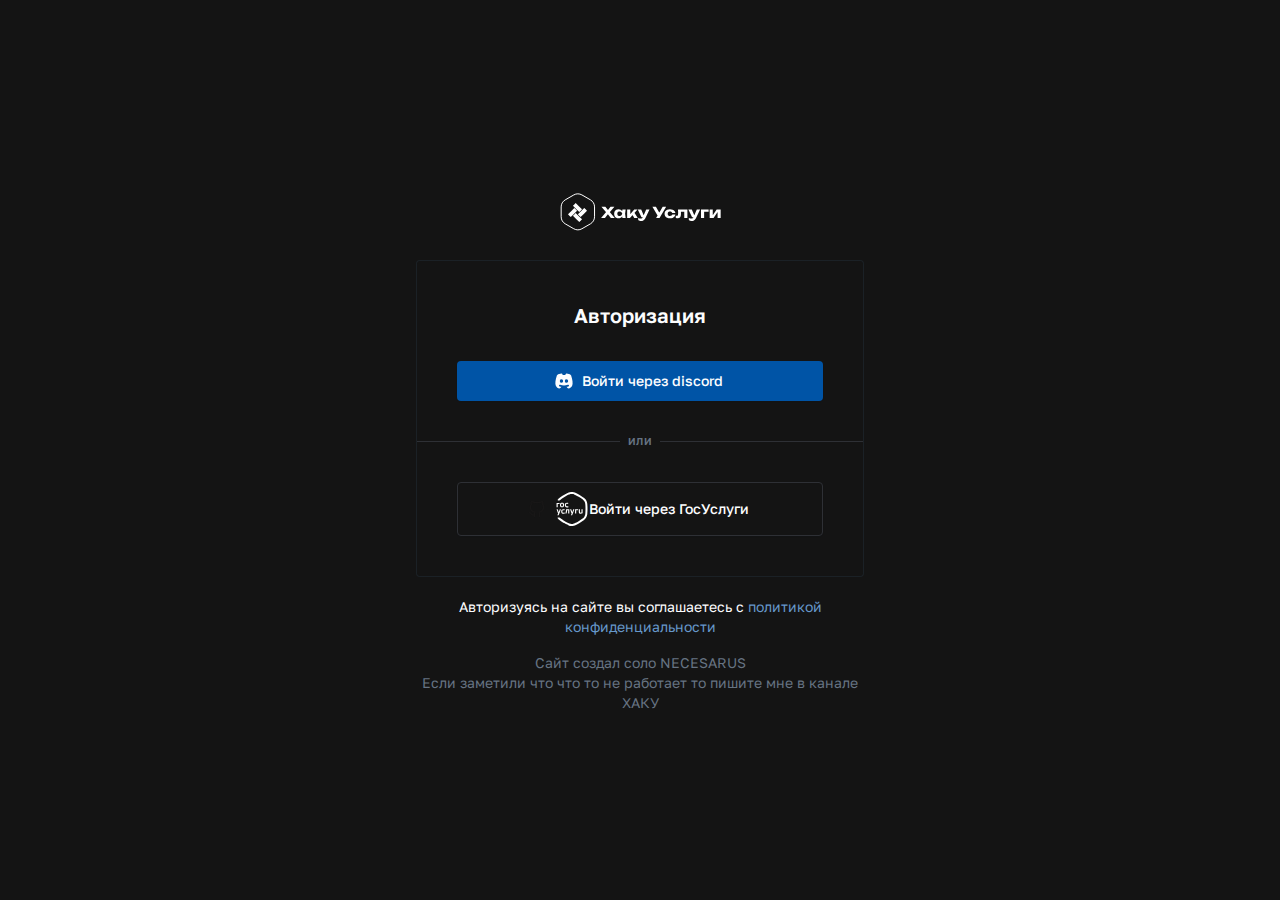
<file: panel.html>
<script src="panel/baza/tabler.min.js"></script>
<link rel="stylesheet" href="panel/baza/haku.css">
<link rel="preconnect" href="https://fonts.googleapis.com">
<link rel="preconnect" href="https://fonts.gstatic.com" crossorigin>
<link href="https://fonts.googleapis.com/css2?family=Golos+Text:wght@400..900&display=swap" rel="stylesheet">
<link rel="stylesheet" href="panel/scr/minecraft.css">

<style>
:root {
  --tblr-font-sans-serif: 'Golos Text';
}
</style>
<!DOCTYPE html>
<html lang="en">

<head>
  <meta charset="UTF-8">
  <meta name="viewport" content="width=device-width, initial-scale=1.0">
  <title>Авторизация</title>
</head>

<body class=" d-flex flex-column" data-bs-theme="dark">
  <div class="page page-center">
    <div class="container container-tight py-4">
      <div class="text-center mb-4">
        <a href="panel.html" class="navbar-brand navbar-brand-autodark">
          <svg width="173" height="48" viewBox="0 0 173 48" fill="none" xmlns="http://www.w3.org/2000/svg">
            <path
              d="M19.7848 6.9244C22.3003 5.47204 25.3996 5.47204 27.9152 6.9244L36.4753 11.8666C38.9909 13.319 40.5405 16.003 40.5405 18.9078V28.7922C40.5405 31.6969 38.9909 34.3809 36.4753 35.8333L27.9152 40.7755C25.3996 42.2279 22.3003 42.2279 19.7847 40.7755L11.2246 35.8333C8.70904 34.3809 7.15939 31.6969 7.15939 28.7922V18.9077C7.15939 16.003 8.70904 13.319 11.2246 11.8666L19.7848 6.9244Z"
              stroke="white" />
            <path fill-rule="evenodd" clip-rule="evenodd"
              d="M21.6815 15C23.8072 17.11 25.9288 19.2264 28.0462 21.349C27.1313 22.2691 26.2116 23.1836 25.2871 24.0924C23.1656 21.9917 21.0545 19.8806 18.9538 17.7591C19.8637 16.8387 20.7729 15.919 21.6815 15Z"
              fill="white" />
            <path fill-rule="evenodd" clip-rule="evenodd"
              d="M30.1782 19.9538C30.2112 19.9491 30.2426 19.9543 30.2723 19.9695C31.1815 20.8787 32.0908 21.788 33 22.6972C30.8636 24.8022 28.7368 26.9185 26.6196 29.0462C25.6995 28.1313 24.785 27.2116 23.8762 26.2871C25.9776 24.1754 28.0782 22.0642 30.1782 19.9538Z"
              fill="white" />
            <path fill-rule="evenodd" clip-rule="evenodd"
              d="M20.3333 19.9538C21.2609 20.8342 22.1753 21.733 23.0767 22.6502C23.0976 22.6815 23.0976 22.7129 23.0767 22.7442C20.9756 24.8505 18.8698 26.9512 16.7591 29.0462C15.8346 28.1374 14.9149 27.2229 14 26.3028C16.1174 24.1906 18.2285 22.0743 20.3333 19.9538Z"
              fill="white" />
            <path fill-rule="evenodd" clip-rule="evenodd"
              d="M21.6815 24.8762C23.8072 26.9863 25.9288 29.1026 28.0462 31.2252C27.1204 32.1406 26.2059 33.0655 25.3028 34C23.1808 31.8832 21.0645 29.7617 18.9538 27.6353C19.8637 26.715 20.7729 25.7953 21.6815 24.8762Z"
              fill="white" />
            <path
              d="M55.1045 25.1245V23.1982L60.7306 30.1238H56.8321L53.1171 25.3233H54.6765L50.9462 30.1238H47.0935L52.7502 23.2135V25.1093L47.4299 18.6577H51.3895L54.7529 22.9995H53.1935L56.5111 18.6577H60.4095L55.1045 25.1245ZM68.4133 30.1238L68.0158 26.9744L68.4285 25.7667L68.0158 24.5589L68.4133 21.3942H71.6543L71.104 25.7514L71.6543 30.1238H68.4133ZM69.1471 25.7667C69.0044 26.6839 68.719 27.4891 68.2909 28.1822C67.8731 28.8752 67.338 29.4154 66.6857 29.8027C66.0436 30.1798 65.3098 30.3684 64.4842 30.3684C63.6281 30.3684 62.8738 30.1798 62.2215 29.8027C61.5794 29.4154 61.0749 28.8752 60.708 28.1822C60.3411 27.4789 60.1576 26.6737 60.1576 25.7667C60.1576 24.8392 60.3411 24.0289 60.708 23.3358C61.0749 22.6428 61.5794 22.1026 62.2215 21.7153C62.8738 21.328 63.6281 21.1343 64.4842 21.1343C65.3098 21.1343 66.0436 21.328 66.6857 21.7153C67.338 22.0924 67.8782 22.6275 68.3062 23.3205C68.7343 24.0034 69.0146 24.8188 69.1471 25.7667ZM63.3223 25.7667C63.3223 26.1947 63.4089 26.5769 63.5822 26.9133C63.7657 27.2496 64.0154 27.5146 64.3313 27.7082C64.6473 27.8917 65.0091 27.9834 65.4168 27.9834C65.8448 27.9834 66.2474 27.8917 66.6245 27.7082C67.0016 27.5146 67.3329 27.2496 67.6183 26.9133C67.9036 26.5769 68.1177 26.1947 68.2604 25.7667C68.1177 25.3284 67.9036 24.9411 67.6183 24.6048C67.3329 24.2684 67.0016 24.0034 66.6245 23.8098C66.2474 23.6161 65.8448 23.5193 65.4168 23.5193C65.0091 23.5193 64.6473 23.6161 64.3313 23.8098C64.0154 24.0034 63.7657 24.2684 63.5822 24.6048C63.4089 24.9411 63.3223 25.3284 63.3223 25.7667ZM73.1552 30.1238V21.3942H76.2893V27.693L75.372 27.3719L80.2336 21.3942H83.5359L75.9377 30.1238H73.1552ZM80.2642 30.1238L77.7722 25.8584L80.1266 24.2073L83.7805 30.1238H80.2642ZM87.3761 32.8909C86.734 32.8909 86.1632 32.8094 85.6638 32.6463C85.1644 32.4934 84.6803 32.2539 84.2114 31.9278V29.7569C84.6905 30.0626 85.1389 30.2818 85.5568 30.4143C85.9747 30.5468 86.4333 30.613 86.9327 30.613C87.3506 30.613 87.7226 30.5213 88.0488 30.3378C88.3749 30.1544 88.6399 29.818 88.8437 29.3288L92.1918 21.3942H95.5094L91.3204 30.2919C91.0248 30.9341 90.663 31.4437 90.235 31.8208C89.8171 32.2081 89.3635 32.4833 88.8743 32.6463C88.3851 32.8094 87.8857 32.8909 87.3761 32.8909ZM87.4831 29.3135L83.7681 21.3942H87.2079L90.4949 29.3135H87.4831ZM102.113 30.1238L104.177 26.5311H104.223L108.702 18.6577H112.142L105.553 30.1238H102.113ZM104.131 28.5797L98.3979 18.6577H101.899L106.378 26.4546L104.131 28.5797ZM121.369 26.4393C121.287 27.2241 121.002 27.9121 120.513 28.5032C120.023 29.0944 119.386 29.553 118.602 29.8792C117.827 30.2053 116.956 30.3684 115.987 30.3684C114.917 30.3684 113.974 30.1747 113.159 29.7874C112.344 29.4001 111.707 28.86 111.248 28.1669C110.789 27.4738 110.56 26.6737 110.56 25.7667C110.56 24.8494 110.789 24.0442 111.248 23.3511C111.707 22.6581 112.344 22.1179 113.159 21.7306C113.974 21.3331 114.917 21.1343 115.987 21.1343C116.956 21.1343 117.827 21.3025 118.602 21.6388C119.386 21.965 120.023 22.4236 120.513 23.0148C121.002 23.5957 121.287 24.2837 121.369 25.0787H118.265C118.153 24.5589 117.893 24.1614 117.486 23.8862C117.078 23.6008 116.579 23.4581 115.987 23.4581C115.529 23.4581 115.126 23.5499 114.78 23.7333C114.443 23.9066 114.178 24.1665 113.985 24.513C113.801 24.8494 113.709 25.2672 113.709 25.7667C113.709 26.2559 113.801 26.6737 113.985 27.0203C114.178 27.3566 114.443 27.6165 114.78 27.8C115.126 27.9732 115.529 28.0599 115.987 28.0599C116.579 28.0599 117.078 27.9121 117.486 27.6165C117.904 27.3209 118.163 26.9286 118.265 26.4393H121.369ZM123.922 21.3942H133.401V30.1238H130.267V22.2809L131.704 23.718H125.481L126.796 22.5103C126.857 23.1116 126.903 23.6569 126.934 24.1461C126.964 24.6353 126.98 25.0736 126.98 25.4609C126.98 27.1732 126.715 28.4115 126.185 29.1759C125.665 29.9301 124.819 30.3072 123.647 30.3072C123.3 30.3072 122.974 30.2716 122.668 30.2002C122.363 30.1289 122.062 30.0117 121.766 29.8486V27.6318C121.95 27.7032 122.128 27.7592 122.301 27.8C122.485 27.8306 122.648 27.8458 122.791 27.8458C123.29 27.8458 123.642 27.6267 123.846 27.1885C124.049 26.7502 124.151 26.0316 124.151 25.0328C124.151 24.5538 124.131 24.0136 124.09 23.4123C124.06 22.8007 124.003 22.1281 123.922 21.3942ZM137.988 32.8909C137.346 32.8909 136.775 32.8094 136.276 32.6463C135.777 32.4934 135.292 32.2539 134.824 31.9278V29.7569C135.303 30.0626 135.751 30.2818 136.169 30.4143C136.587 30.5468 137.045 30.613 137.545 30.613C137.963 30.613 138.335 30.5213 138.661 30.3378C138.987 30.1544 139.252 29.818 139.456 29.3288L142.804 21.3942H146.122L141.933 30.2919C141.637 30.9341 141.275 31.4437 140.847 31.8208C140.429 32.2081 139.976 32.4833 139.487 32.6463C138.997 32.8094 138.498 32.8909 137.988 32.8909ZM138.095 29.3135L134.38 21.3942H137.82L141.107 29.3135H138.095ZM154.612 21.3942V23.7486H148.695L150.132 22.3115V30.1238H146.998V21.3942H154.612ZM155.672 30.1238V21.3942H158.761V28.4268L158.088 28.2128L162.659 21.3942H166.665V30.1238H163.592V22.8925L164.264 23.1218L159.571 30.1238H155.672Z"
              fill="white" />
          </svg>

        </a>
      </div>
      <div class="card card-md">
        <div class="card-body">
          <h2 class="h2 text-center mb-4">Авторизация</h2>
          <div class="form-footer">
            <a
              href="https://discord.com/oauth2/authorize?client_id=1249193913399509093&response_type=code&redirect_uri=https%3A%2F%2Fhaku.su%2Fpanel%2Fcallback.php&scope=identify">
              <button type="submit" class="btn btn-primary w-100">
                <svg xmlns="http://www.w3.org/2000/svg" width="24" height="24" viewBox="0 0 24 24" fill="currentColor"
                  class="icon icon-tabler icons-tabler-filled icon-tabler-brand-discord">
                  <path stroke="none" d="M0 0h24v24H0z" fill="none" />
                  <path
                    d="M14.983 3l.123 .006c2.014 .214 3.527 .672 4.966 1.673a1 1 0 0 1 .371 .488c1.876 5.315 2.373 9.987 1.451 12.28c-1.003 2.005 -2.606 3.553 -4.394 3.553c-.732 0 -1.693 -.968 -2.328 -2.045a21.512 21.512 0 0 0 2.103 -.493a1 1 0 1 0 -.55 -1.924c-3.32 .95 -6.13 .95 -9.45 0a1 1 0 0 0 -.55 1.924c.717 .204 1.416 .37 2.103 .494c-.635 1.075 -1.596 2.044 -2.328 2.044c-1.788 0 -3.391 -1.548 -4.428 -3.629c-.888 -2.217 -.39 -6.89 1.485 -12.204a1 1 0 0 1 .371 -.488c1.439 -1.001 2.952 -1.459 4.966 -1.673a1 1 0 0 1 .935 .435l.063 .107l.651 1.285l.137 -.016a12.97 12.97 0 0 1 2.643 0l.134 .016l.65 -1.284a1 1 0 0 1 .754 -.54l.122 -.009zm-5.983 7a2 2 0 0 0 -1.977 1.697l-.018 .154l-.005 .149l.005 .15a2 2 0 1 0 1.995 -2.15zm6 0a2 2 0 0 0 -1.977 1.697l-.018 .154l-.005 .149l.005 .15a2 2 0 1 0 1.995 -2.15z" />
                </svg>
                Войти через discord</button></a>
          </div>
        </div>
        <div class="hr-text">или</div>
        <div class="card-body">
          <div class="row">
            <div class="col"><a href="https://www.youtube.com/watch?v=dQw4w9WgXcQ" class="btn w-100">
                <svg xmlns="http://www.w3.org/2000/svg" width="24" height="24" viewBox="0 0 24 24" fill="none"
                  stroke="currentColor" stroke-width="2" stroke-linecap="round" stroke-linejoin="round"
                  class="icon text-github">
                  <path stroke="none" d="M0 0h24v24H0z" fill="none" />
                  <path
                    d="M9 19c-4.3 1.4 -4.3 -2.5 -6 -3m12 5v-3.5c0 -1 .1 -1.4 -.5 -2c2.8 -.3 5.5 -1.4 5.5 -6a4.6 4.6 0 0 0 -1.3 -3.2a4.2 4.2 0 0 0 -.1 -3.2s-1.1 -.3 -3.5 1.3a12.3 12.3 0 0 0 -6.2 0c-2.4 -1.6 -3.5 -1.3 -3.5 -1.3a4.2 4.2 0 0 0 -.1 3.2a4.6 4.6 0 0 0 -1.3 3.2c0 4.6 2.7 5.7 5.5 6c-.6 .6 -.6 1.2 -.5 2v3.5" />
                </svg>
                <svg width="34" height="34" viewBox="0 0 192.99 212.08" xmlns="http://www.w3.org/2000/svg">
                  <g>
                    <g>
                      <g>
                        <g fill="#fff">
                          <path
                            d="m79.446 107.74h-19.6c-0.1915 0-0.346 0.15-0.3575 0.337-0.492 8.851-2.16 18.386-4.5745 26.174-0.034 0.106-0.015 0.225 0.051 0.3165 0.068 0.0895 0.175 0.145 0.2875 0.145h6.7075c0.154 0 0.2925-0.1 0.3395-0.249 1.878-6.0035 3.386-13.801 3.9605-20.44h6.4315v20.332c0 0.1945 0.1605 0.355 0.3575 0.355h6.396c0.1975 0 0.3565-0.1605 0.3565-0.355v-26.258c5e-4 -0.197-0.1565-0.358-0.3555-0.358" />
                          <path
                            d="m162.34 107.74h-6.396c-0.196 0-0.358 0.16-0.358 0.358v20.315c-1.4035 0.395-2.8045 0.5835-4.3855 0.5835-4.24 0-5.2165-1.2955-5.2165-6.9195v-13.979c0-0.197-0.1595-0.358-0.3565-0.358h-6.395c-0.1985 0-0.357 0.16-0.357 0.358v14.652c0 9.164 3.0935 12.736 11.034 12.736 4.5205 0 9.563-1.152 12.558-2.292 0.1395-0.0565 0.232-0.186 0.232-0.3325v-24.762c-1e-3 -0.197-0.163-0.358-0.359-0.358" />
                          <path
                            d="m26.721 107.77h-6.5005c-0.1625 0-0.306 0.109-0.344 0.269-1.0305 4.0485-3.093 10.796-5.867 17.868l-6.5285-17.93c-0.0515-0.1395-0.184-0.235-0.333-0.235h-6.581c-0.1155 0-0.224 0.0575-0.2905 0.153-0.067 0.095-0.084 0.2185-0.045 0.3275l9.776 26.838c-1.022 2.0555-1.939 3.76-2.826 5.411-0.6515 1.2145-1.288 2.394-1.928 3.651-0.0585 0.109-0.053 0.243 0.011 0.3485 0.066 0.105 0.1815 0.1685 0.306 0.1685h7.1185c0.1335 0 0.254-0.074 0.317-0.193 1.207-2.322 2.6985-5.5465 4.0865-8.8435 4.154-9.7715 7.5095-18.984 9.968-27.378 0.033-0.1095 0.0115-0.2255-0.056-0.3165-0.066-0.0875-0.172-0.139-0.2835-0.139" />
                          <path
                            d="m50.028 128.43c-0.032-0.089-0.1-0.1625-0.1855-0.201-0.087-0.0415-0.184-0.0445-0.2755-0.0105-1.5605 0.575-4.485 1.046-6.519 1.046-4.461 0-6.5835-1.2025-6.5835-8.0435 0-5.469 0.651-8.0425 6.5835-8.0425 1.682 0 3.245 0.2455 5.2245 0.817 0.1625 0.0445 0.335-0.027 0.415-0.174 0.7415-1.393 1.638-3.094 2.647-5.1805 0.0445-0.091 0.046-0.202 0.0045-0.2965-0.0395-0.0905-0.1215-0.1665-0.2185-0.198-2.6245-0.834-5.7405-1.3155-8.5435-1.3155-9.3385 0-13.504 4.406-13.504 14.286 0 10.026 4.166 14.494 13.504 14.494 2.34 0 6.954-0.491 9.1775-1.381 0.179-0.0705 0.2695-0.268 0.2035-0.453l-1.93-5.3475" />
                          <path
                            d="m110.91 107.77h-6.5c-0.164 0-0.306 0.109-0.347 0.269-1.0285 4.052-3.0915 10.8-5.864 17.868l-6.53-17.93c-0.051-0.1395-0.1825-0.235-0.334-0.235h-6.579c-0.115 0-0.2255 0.0575-0.2915 0.153-0.068 0.095-0.082 0.2185-0.045 0.3275l9.7745 26.838c-1.0185 2.0515-1.9315 3.751-2.819 5.402-0.6555 1.2155-1.289 2.3965-1.9315 3.659-0.059 0.11-0.0535 0.2415 0.0115 0.348 0.0655 0.105 0.1805 0.17 0.305 0.17h7.118c0.131 0 0.2555-0.075 0.317-0.1955 1.2065-2.317 2.696-5.5405 4.086-8.843 4.148-9.754 7.503-18.966 9.9685-27.377 0.033-0.1085 0.012-0.225-0.0535-0.3165-0.0685-0.086-0.1765-0.1375-0.286-0.1375" />
                          <path
                            d="m134.92 107.74h-18.936c-0.196 0-0.3565 0.16-0.3565 0.358v26.258c0 0.195 0.1605 0.3555 0.3565 0.3555h6.395c0.196 0 0.3565-0.1605 0.3565-0.3555v-20.332h9.887c0.1445 0 0.274-0.0845 0.328-0.215 0.752-1.775 1.525-3.653 2.2995-5.5785 0.0425-0.109 0.029-0.235-0.034-0.33-0.066-0.0995-0.18-0.161-0.296-0.161" />
                          <path
                            d="m34.3 89.881c-4.211 0-5.5235-1.146-5.5235-8.309 0-7.6315 1.4305-8.313 5.5235-8.313 4.1685 0 5.6265 0.6815 5.6265 8.313 0 7.163-1.337 8.309-5.6265 8.309m0-22.543c-9.2385 0-12.839 3.961-12.839 14.128 0 10.316 3.6005 14.332 12.839 14.332 9.3155 0 12.943-4.0175 12.943-14.332 0-10.165-3.6275-14.128-12.943-14.128" />
                          <path
                            d="m72.764 88.8c-0.0325-0.089-0.098-0.163-0.1855-0.2005-0.0875-0.042-0.185-0.0445-0.274-0.0105-1.561 0.575-4.488 1.046-6.521 1.046-4.461 0-6.5845-1.2025-6.5845-8.0435 0-5.4695 0.6505-8.0425 6.5845-8.0425 1.68 0 3.2445 0.245 5.226 0.817 0.1605 0.0445 0.3335-0.027 0.414-0.1745 0.7425-1.393 1.636-3.094 2.645-5.1805 0.0465-0.091 0.0485-0.2015 6e-3 -0.2955-0.0405-0.092-0.1205-0.167-0.217-0.199-2.627-0.8335-5.7395-1.316-8.545-1.316-9.339 0-13.502 4.407-13.502 14.287 0 10.026 4.163 14.494 13.502 14.494 2.341 0 6.9535-0.491 9.179-1.381 0.179-0.0705 0.2685-0.2685 0.2025-0.4535l-1.93-5.3475" />
                          <path
                            d="m19.502 68.108h-18.935c-0.197 0-0.3565 0.1605-0.3565 0.359v26.258c0 0.1955 0.1595 0.3555 0.3565 0.3555h6.394c0.1985 0 0.3585-0.16 0.3585-0.3555v-20.332h9.888c0.1435 0 0.27-0.085 0.327-0.215 0.7515-1.7755 1.526-3.6535 2.298-5.5785 0.045-0.1095 0.031-0.2355-0.0355-0.33-0.066-0.0995-0.175-0.162-0.295-0.162" />
                          <path
                            d="m192.23 131.97c9e-3 -0.131 0.019-0.263 0.029-0.3965 0.0165-0.2345 0.033-0.473 0.0495-0.716 0.2545-3.6665 0.5155-8.238 0.6895-13.356 5e-3 -0.138 0.01-0.2765 0.0135-0.415 0.1155-3.5125 0.188-7.274 0.188-11.172 0-3.898-0.0725-7.659-0.188-11.172-4e-3 -0.1385-9e-3 -0.277-0.0135-0.4145-0.174-5.1185-0.435-9.69-0.6895-13.356-0.0165-0.243-0.033-0.4815-0.0495-0.716-0.01-0.1335-0.02-0.266-0.029-0.396-0.027-0.3745-0.054-0.7375-0.0805-1.0895-0.0115-0.151-0.0225-0.2995-0.034-0.446-0.297-3.8755-0.546-6.2645-0.5715-6.5095-0.04-0.375-0.0865-0.7535-0.1395-1.134-0.0135-0.093-0.0305-0.187-0.0445-0.2805-0.0995-0.67-0.2165-1.347-0.3575-2.031-0.02-0.0965-0.0435-0.195-0.0645-0.2915-1.7305-8.104-6.234-17-11.842-23.731-2.162-2.596-4.488-4.8705-6.8815-6.6535-0.2375-0.177-3-2.2295-7.4455-5.2915-5.1055-3.519-12.43-8.37-20.699-13.243-14.728-8.6705-27.904-14.735-29.636-15.524l-4e-3 -2e-3c-7e-3 -0.0025-0.012-5e-3 -0.0185-8e-3 -0.072-0.033-0.1225-0.056-0.1475-0.067h-5e-4c-0.0015-5e-4 -3e-3 -0.0015-0.0035-0.0015-3.8725-1.7455-8.6235-2.912-13.746-3.4095-0.978-0.0955-1.9675-0.168-2.9695-0.2135-0.8925-0.0405-1.7935-0.061-2.6995-0.061-0.453 0-0.905 0.0055-1.355 0.0155-6.7505 0.1525-13.12 1.4415-18.06 3.6685-0.0055 0.0025-0.0145 0.0065-0.0225 0.01-0.785 0.355-14.126 6.418-29.245 15.276h0.0115c-0.1845 0.108-0.3685 0.216-0.553 0.325-15.466 9.1065-27.634 18.144-28.144 18.525-3.8025 2.8325-7.183 6.407-10.259 11.042-0.68 1.024-0.7445 3.648 2.296 3.648h7.6565c3.303 0 4.0825-2.009 7.7745-4.667 4.128-2.971 12.162-9.0295 27.019-17.778 10.702-6.3025 20.722-11.254 25.566-13.565 0.013-0.0065 0.0255-0.0125 0.0385-0.0185 0.0875-0.0415 0.1735-0.0825 0.2575-0.1225 0.0375-0.018 0.075-0.036 0.112-0.053 0.049-0.0235 0.098-0.047 0.1455-0.0695 0.081-0.0385 0.1605-0.076 0.238-0.1125l9e-3 -0.0045c0.0865-0.041 0.1705-0.0805 0.2525-0.119 1e-3 -5e-4 0.0015-1e-3 0.0025-0.0015 1.2455-0.587 1.952-0.9075 1.982-0.921 3.409-1.5365 8.196-2.459 13.261-2.5685 0.3375-7e-3 0.6765-0.011 1.0165-0.011s0.6785 4e-3 1.0165 0.011c1.4965 0.0325 2.967 0.1385 4.3865 0.3075 3.0645 0.365 5.886 1.034 8.1745 1.9615 0.2385 0.0965 0.4715 0.196 0.6985 0.2985 0.0125 0.0055 0.139 0.063 0.3675 0.168 2.2645 1.042 14.736 6.866 28.238 14.82 7.957 4.6845 15.105 9.424 20.048 12.83 4.2885 2.957 6.9185 4.9105 6.9745 4.952 1.9 1.415 3.7965 3.371 5.561 5.641 4.51 5.8025 8.158 13.654 8.802 19.764 6e-3 0.0605 0.2635 2.5365 0.569 6.6105 0.0205 0.2685 0.0405 0.5435 0.061 0.8255 0.014 0.191 0.028 0.3845 0.0415 0.5815 0.0255 0.352 0.0505 0.714 0.076 1.085 9e-3 0.1435 0.0195 0.2875 0.029 0.433 0.016 0.244 0.033 0.4915 0.049 0.7425 0.032 0.4875 0.063 0.9875 0.094 1.501 0.019 0.3115 0.0385 0.6275 0.057 0.9485 4e-3 0.0775 8e-3 0.1555 0.0135 0.2335 0.0205 0.3635 0.0415 0.732 0.062 1.107 0.014 0.26 0.0285 0.523 0.0425 0.7885 0.2745 5.2115 0.4925 11.406 0.4925 17.933 0 6.527-0.218 12.722-0.4925 17.933-0.014 0.265-0.0285 0.5285-0.0425 0.7885-0.0205 0.3745-0.0415 0.7435-0.062 1.1065-5e-3 0.078-0.01 0.1565-0.0135 0.2335-0.0185 0.321-0.038 0.637-0.057 0.9485-0.031 0.514-0.062 1.014-0.094 1.501-0.016 0.251-0.033 0.499-0.049 0.743-0.01 0.1455-0.0195 0.2895-0.029 0.4325-0.0255 0.3715-0.0505 0.7335-0.076 1.0855-0.0135 0.1965-0.0275 0.3905-0.0415 0.5815-0.0205 0.2815-0.0405 0.557-0.061 0.825-0.3055 4.0745-0.5625 6.5505-0.569 6.611-0.644 6.1095-4.292 13.961-8.802 19.764-1.7645 2.2695-3.661 4.226-5.561 5.641-0.056 0.0415-2.686 1.995-6.9745 4.9515-4.943 3.4065-12.091 8.1455-20.048 12.83-13.502 7.9535-25.974 13.778-28.238 14.819-0.2285 0.1055-0.355 0.163-0.3675 0.1685-0.227 0.1025-0.46 0.2015-0.6985 0.298-2.2885 0.9275-5.11 1.597-8.1745 1.962-1.4195 0.169-2.89 0.275-4.3865 0.307-0.338 7e-3 -0.6765 0.011-1.0165 0.011s-0.679-4e-3 -1.0165-0.011c-5.065-0.109-9.852-1.0315-13.261-2.568-0.03-0.0135-0.737-0.334-1.982-0.9215-0.0135-7e-3 -0.027-0.0125-0.0405-0.019-0.131-0.062-0.267-0.1265-0.41-0.194-0.0145-7e-3 -0.03-0.014-0.0445-0.021-0.1085-0.0515-0.222-0.1055-0.337-0.16-0.0595-0.0285-0.1195-0.057-0.181-0.0865-0.091-0.0435-0.186-0.089-0.2815-0.1345-0.1205-0.0575-0.244-0.1165-0.371-0.1775l-0.081-0.039c-5.0645-2.4325-14.659-7.2175-24.876-13.234-14.857-8.748-22.891-14.806-27.019-17.778-3.692-2.6575-4.4715-4.6665-7.7745-4.6665h-7.6565c-3.0405 0-2.976 2.6235-2.296 3.648 3.076 4.635 6.4565 8.21 10.259 11.042 0.5105 0.3805 12.678 9.4185 28.144 18.525 0.8255 0.486 1.645 0.963 2.4585 1.432h-0.011c14.31 8.2485 26.574 13.823 27.338 14.168 0.0085 4e-3 0.018 8e-3 0.0235 0.011 4.9405 2.227 11.31 3.516 18.06 3.6685 0.45 0.01 0.902 0.015 1.355 0.015 0.906 0 1.807-0.0205 2.6995-0.0605 1.002-0.0455 1.9915-0.119 2.9695-0.2135 5.123-0.4975 9.874-1.664 13.746-3.4095 5e-4 0 2e-3 -1e-3 3e-3 -2e-3h5e-4c0.025-0.0115 0.0755-0.034 0.1475-0.067 7e-3 -3e-3 0.012-6e-3 0.0185-8e-3 1e-3 -5e-4 3e-3 -2e-3 4e-3 -2e-3 1.7315-0.788 14.908-6.853 29.636-15.523 8.2685-4.873 15.594-9.724 20.699-13.243 4.4455-3.062 7.208-5.1145 7.4455-5.2915 2.3935-1.7835 4.7195-4.0575 6.8815-6.6535 5.6075-6.7315 10.111-15.627 11.842-23.731 0.021-0.097 0.0445-0.195 0.0645-0.2915 0.141-0.684 0.258-1.361 0.3575-2.0315 0.014-0.093 0.031-0.187 0.0445-0.28 0.053-0.3805 0.0995-0.759 0.1395-1.134 0.0255-0.245 0.2745-2.634 0.5715-6.51 0.0115-0.146 0.0225-0.295 0.034-0.4455 0.0265-0.352 0.0535-0.715 0.0805-1.089" />
                        </g>
                      </g>
                    </g>
                  </g>
                </svg>
                Войти через ГосУслуги
              </a>
            </div>
          </div>
        </div>
      </div>
      <p class="text-center" style="margin-top: 20px">Авторизуясь на сайте вы соглашаетесь с <a
          href="panel/docs/politica.html">политикой конфиденциальности</a></p>
      <div class="text-center text-secondary mt-3">
        Сайт создал соло NECESARUS <br>
        Если заметили что что то не работает то пишите мне в канале ХАКУ
      </div>
    </div>
  </div>
</body>

</html>
</file>
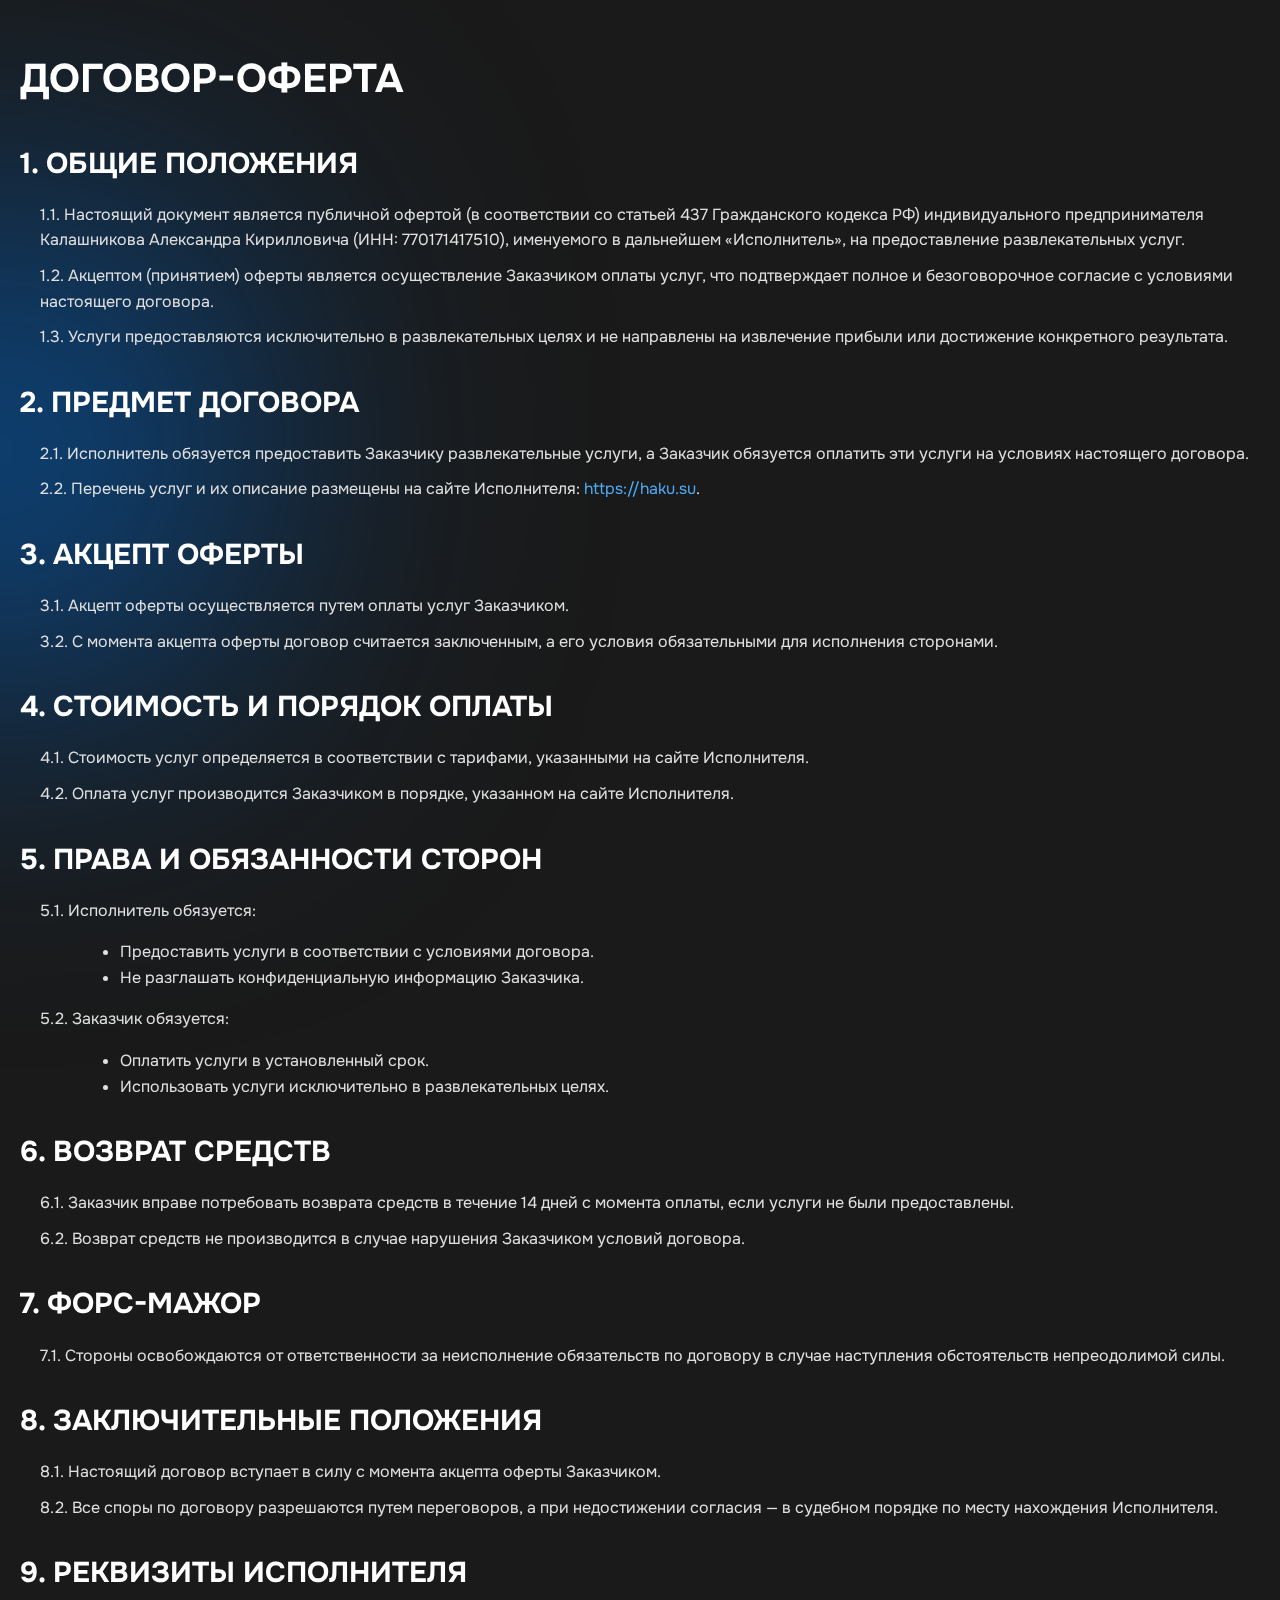
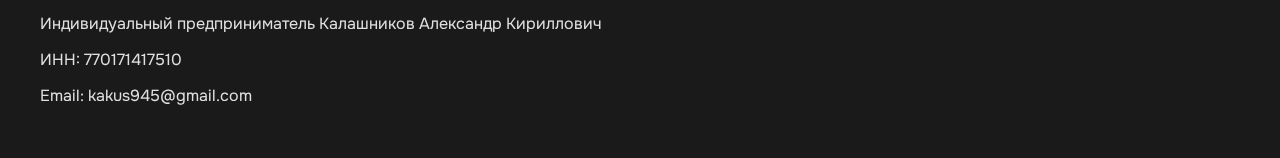
<file: panel/docs/oferta.html>
<!DOCTYPE html>
<html lang="ru">
<head>
    <meta charset="UTF-8">
    <meta name="viewport" content="width=device-width, initial-scale=1.0">
    <title>Договор-оферта</title>
    <link href="https://fonts.googleapis.com/css2?family=Onest:wght@400;500;700&display=swap" rel="stylesheet">
    <style>
        body {
            font-family: 'Onest', Arial, sans-serif;
            line-height: 1.6;
            margin: 0;
            padding: 20px;
            background-color: #1a1a1a;
            color: #e0e0e0;
            position: relative;
            overflow: auto;
        }

        /* Анимация фона */
        body::before {
            content: '';
            position: fixed;
            top: 50%;
            left: 0%;
            width: 600px;
            height: 600px;
            background: radial-gradient(circle, rgba(0, 102, 204, 0.8), rgba(0, 102, 204, 0));
            filter: blur(150px);
            transform: translate(-50%, -50%);
            animation: moveCircle 10s infinite alternate ease-in-out;
            z-index: -1;
        }

        @keyframes moveCircle {
            0% {
                transform: translate(-50%, -50%) scale(1);
            }
            100% {
                transform: translate(-50%, -50%) scale(1.2);
            }
        }

        h1, h2 {
            color: #ffffff;
        }

        h1 {
            font-size: 2.5rem;
            margin-bottom: 20px;
        }

        h2 {
            font-size: 1.8rem;
            margin-top: 30px;
            margin-bottom: 15px;
        }

        .section {
            margin-bottom: 30px;
        }

        .subsection {
            margin-left: 20px;
        }

        ul {
            list-style-type: disc;
            margin-left: 40px;
        }

        a {
            color: #4dabf7;
            text-decoration: none;
        }

        a:hover {
            text-decoration: underline;
        }

        p {
            margin: 10px 0;
        }
    </style>
</head>
<body>
    <h1>ДОГОВОР-ОФЕРТА</h1>

    <div class="section">
        <h2>1. ОБЩИЕ ПОЛОЖЕНИЯ</h2>
        <div class="subsection">
            <p>1.1. Настоящий документ является публичной офертой (в соответствии со статьей 437 Гражданского кодекса РФ) индивидуального предпринимателя Калашникова Александра Кирилловича (ИНН: 770171417510), именуемого в дальнейшем «Исполнитель», на предоставление развлекательных услуг.</p>
            <p>1.2. Акцептом (принятием) оферты является осуществление Заказчиком оплаты услуг, что подтверждает полное и безоговорочное согласие с условиями настоящего договора.</p>
            <p>1.3. Услуги предоставляются исключительно в развлекательных целях и не направлены на извлечение прибыли или достижение конкретного результата.</p>
        </div>
    </div>

    <div class="section">
        <h2>2. ПРЕДМЕТ ДОГОВОРА</h2>
        <div class="subsection">
            <p>2.1. Исполнитель обязуется предоставить Заказчику развлекательные услуги, а Заказчик обязуется оплатить эти услуги на условиях настоящего договора.</p>
            <p>2.2. Перечень услуг и их описание размещены на сайте Исполнителя: <a href="../../index.html">https://haku.su</a>.</p>
        </div>
    </div>

    <div class="section">
        <h2>3. АКЦЕПТ ОФЕРТЫ</h2>
        <div class="subsection">
            <p>3.1. Акцепт оферты осуществляется путем оплаты услуг Заказчиком.</p>
            <p>3.2. С момента акцепта оферты договор считается заключенным, а его условия обязательными для исполнения сторонами.</p>
        </div>
    </div>

    <div class="section">
        <h2>4. СТОИМОСТЬ И ПОРЯДОК ОПЛАТЫ</h2>
        <div class="subsection">
            <p>4.1. Стоимость услуг определяется в соответствии с тарифами, указанными на сайте Исполнителя.</p>
            <p>4.2. Оплата услуг производится Заказчиком в порядке, указанном на сайте Исполнителя.</p>
        </div>
    </div>

    <div class="section">
        <h2>5. ПРАВА И ОБЯЗАННОСТИ СТОРОН</h2>
        <div class="subsection">
            <p>5.1. Исполнитель обязуется:</p>
            <ul>
                <li>Предоставить услуги в соответствии с условиями договора.</li>
                <li>Не разглашать конфиденциальную информацию Заказчика.</li>
            </ul>
            <p>5.2. Заказчик обязуется:</p>
            <ul>
                <li>Оплатить услуги в установленный срок.</li>
                <li>Использовать услуги исключительно в развлекательных целях.</li>
            </ul>
        </div>
    </div>

    <div class="section">
        <h2>6. ВОЗВРАТ СРЕДСТВ</h2>
        <div class="subsection">
            <p>6.1. Заказчик вправе потребовать возврата средств в течение 14 дней с момента оплаты, если услуги не были предоставлены.</p>
            <p>6.2. Возврат средств не производится в случае нарушения Заказчиком условий договора.</p>
        </div>
    </div>

    <div class="section">
        <h2>7. ФОРС-МАЖОР</h2>
        <div class="subsection">
            <p>7.1. Стороны освобождаются от ответственности за неисполнение обязательств по договору в случае наступления обстоятельств непреодолимой силы.</p>
        </div>
    </div>

    <div class="section">
        <h2>8. ЗАКЛЮЧИТЕЛЬНЫЕ ПОЛОЖЕНИЯ</h2>
        <div class="subsection">
            <p>8.1. Настоящий договор вступает в силу с момента акцепта оферты Заказчиком.</p>
            <p>8.2. Все споры по договору разрешаются путем переговоров, а при недостижении согласия — в судебном порядке по месту нахождения Исполнителя.</p>
        </div>
    </div>

    <div class="section">
        <h2>9. РЕКВИЗИТЫ ИСПОЛНИТЕЛЯ</h2>
        <div class="subsection">
            <p>Индивидуальный предприниматель Калашников Александр Кириллович</p>
            <p>ИНН: 770171417510</p>
            <p>Email: kakus945@gmail.com</p>
        </div>
    </div>
</body>
</html>
</file>
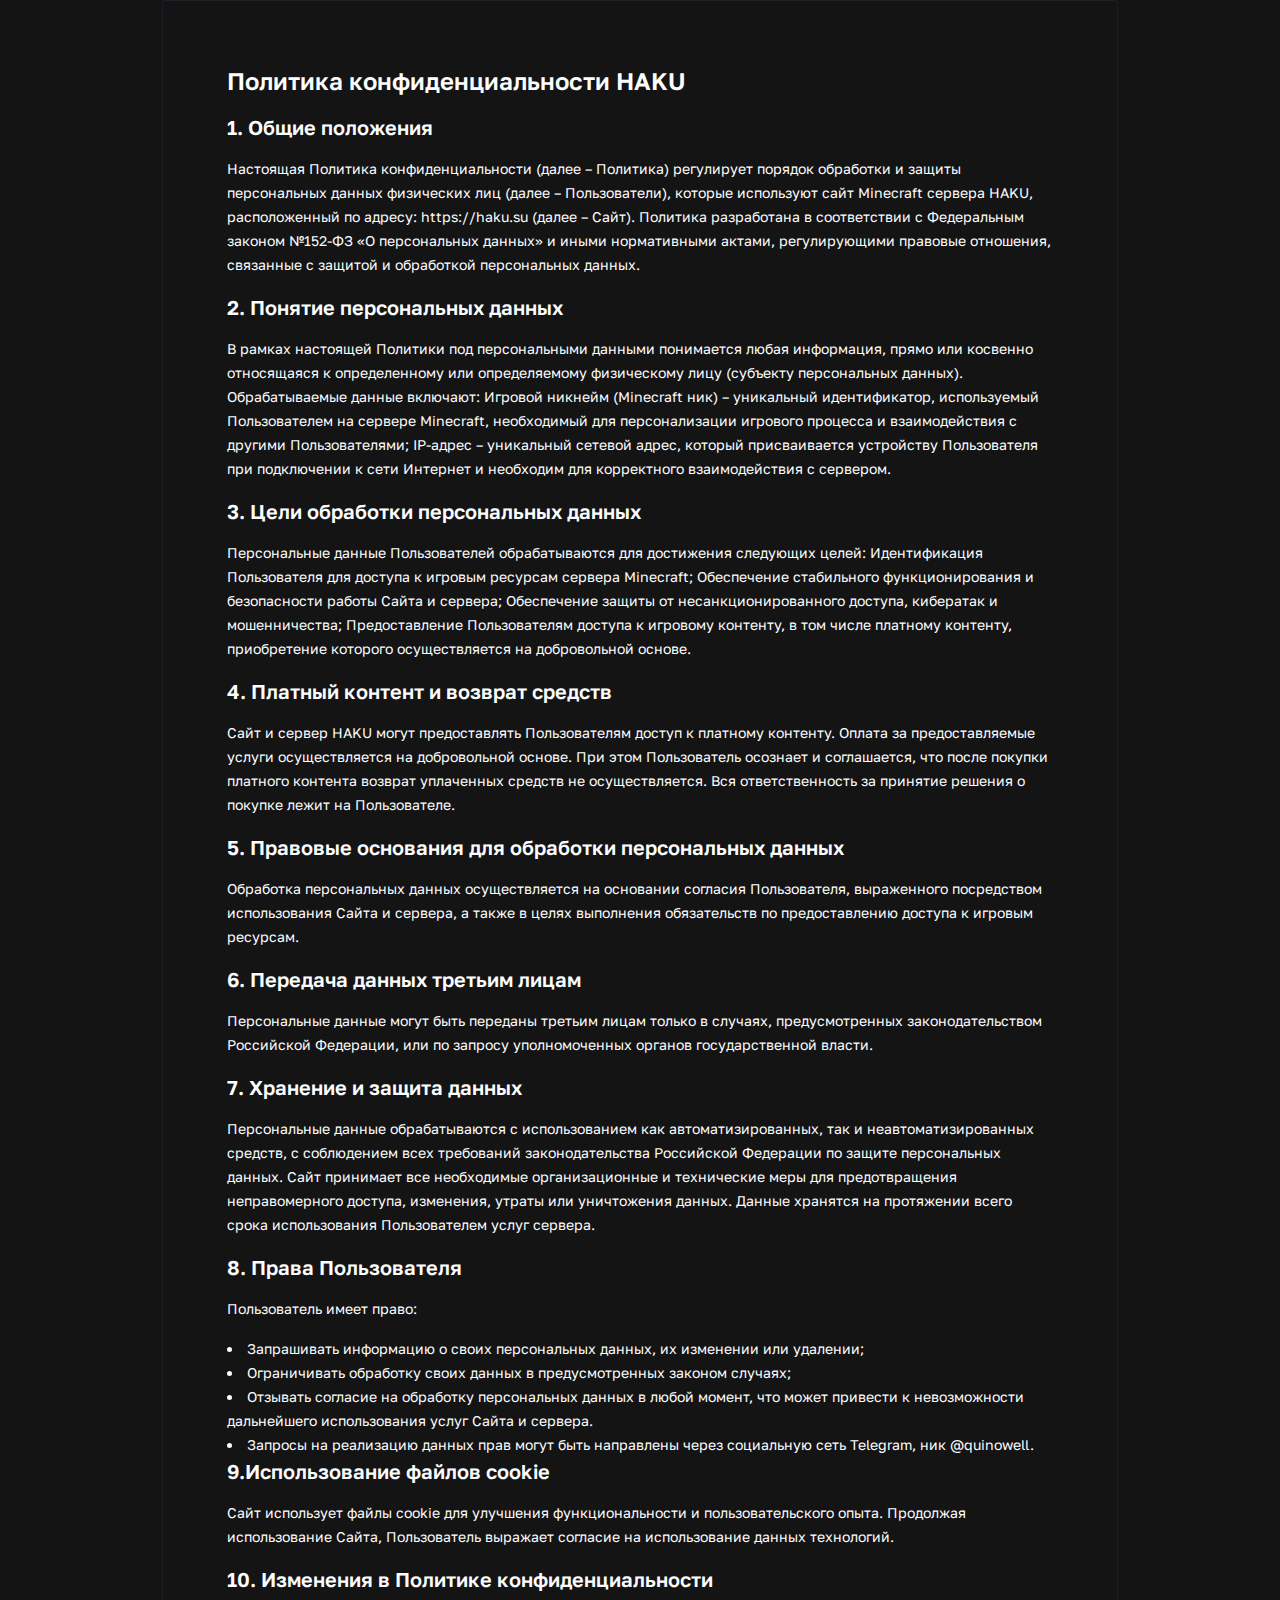
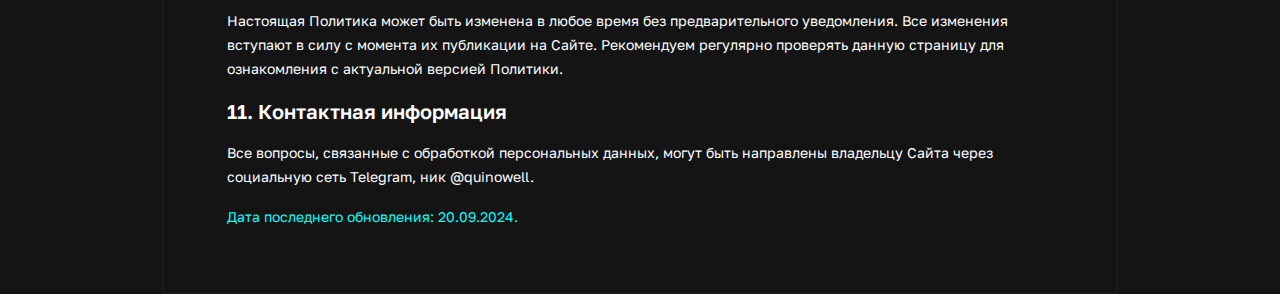
<file: panel/docs/politica.html>
<script src="../baza/tabler.min.js"></script>
<link rel="stylesheet" href="../baza/haku.css">
<link rel="preconnect" href="https://fonts.googleapis.com">
<link rel="preconnect" href="https://fonts.gstatic.com" crossorigin>
<link href="https://fonts.googleapis.com/css2?family=Golos+Text:wght@400..900&display=swap" rel="stylesheet">
<link rel="stylesheet" href="../scr/minecraft.css">

<style>
    :root {
        --tblr-font-sans-serif: 'Golos Text';
    }
</style>

<html lang="en">

<head>
    <meta charset="UTF-8">
    <meta name="viewport" content="width=device-width, initial-scale=1.0">
    <title>Политика конфиденциальности от 20.09.2024</title>
</head>

<body class=" layout " data-bs-theme="dark">
    <div class="row justify-content-center">
        <div class="col-lg-10 col-xl-9">
            <div class="card card-lg">
                <div class="card-body markdown">
                    <h1>Политика конфиденциальности HAKU</h1>
                    <h2>1. Общие положения</h2>
                    <p>Настоящая Политика конфиденциальности (далее – Политика) регулирует порядок обработки и защиты
                        персональных данных физических лиц (далее – Пользователи), которые используют сайт Minecraft
                        сервера HAKU, расположенный по адресу: https://haku.su (далее – Сайт). Политика разработана в
                        соответствии с Федеральным законом №152-ФЗ «О персональных данных» и иными нормативными актами,
                        регулирующими правовые отношения, связанные с защитой и обработкой персональных данных.
                    </p>
                    <h2>2. Понятие персональных данных</h2>
                    <p>В рамках настоящей Политики под персональными данными понимается любая информация, прямо или
                        косвенно относящаяся к определенному или определяемому физическому лицу (субъекту персональных
                        данных). Обрабатываемые данные включают:

                        Игровой никнейм (Minecraft ник) – уникальный идентификатор, используемый Пользователем на
                        сервере Minecraft, необходимый для персонализации игрового процесса и взаимодействия с другими
                        Пользователями;
                        IP-адрес – уникальный сетевой адрес, который присваивается устройству Пользователя при
                        подключении к сети Интернет и необходим для корректного взаимодействия с сервером.
                    </p>
                    <h2>3. Цели обработки персональных данных</h2>
                    <p>Персональные данные Пользователей обрабатываются для достижения следующих целей:

                        Идентификация Пользователя для доступа к игровым ресурсам сервера Minecraft;
                        Обеспечение стабильного функционирования и безопасности работы Сайта и сервера;
                        Обеспечение защиты от несанкционированного доступа, кибератак и мошенничества;
                        Предоставление Пользователям доступа к игровому контенту, в том числе платному контенту,
                        приобретение которого осуществляется на добровольной основе.</p>

                    <h2>4. Платный контент и возврат средств</h2>

                    <p>Сайт и сервер HAKU могут предоставлять Пользователям доступ к платному контенту. Оплата за
                        предоставляемые услуги осуществляется на добровольной основе. При этом Пользователь осознает и
                        соглашается, что после покупки платного контента возврат уплаченных средств не осуществляется.
                        Вся ответственность за принятие решения о покупке лежит на Пользователе.</p>
                    <h2>5. Правовые основания для обработки персональных данных</h2>
                    <p>Обработка персональных данных осуществляется на основании согласия Пользователя, выраженного
                        посредством использования Сайта и сервера, а также в целях выполнения обязательств по
                        предоставлению доступа к игровым ресурсам.</p>
                    <h2>6. Передача данных третьим лицам</h2>
                    <p>Персональные данные могут быть переданы третьим лицам только в случаях, предусмотренных
                        законодательством Российской Федерации, или по запросу уполномоченных органов государственной
                        власти.</p>
                    <h2>7. Хранение и защита данных</h2>
                    <p>Персональные данные обрабатываются с использованием как автоматизированных, так и
                        неавтоматизированных средств, с соблюдением всех требований законодательства Российской Федерации по защите
                        персональных данных. Сайт принимает все необходимые организационные и технические меры для
                        предотвращения неправомерного доступа, изменения, утраты или уничтожения данных. Данные хранятся
                        на протяжении всего срока использования Пользователем услуг сервера.</p>
                    <h2>8. Права Пользователя</h2>
                    <p>Пользователь имеет право:</p>
                    <ul></ul>
                    <li>Запрашивать информацию о своих персональных данных, их изменении или удалении;</li>
                    <li>Ограничивать обработку своих данных в предусмотренных законом случаях;</li>
                    <li>Отзывать согласие на обработку персональных данных в любой момент, что может привести к
                        невозможности дальнейшего использования услуг Сайта и сервера.</li>
                    <li>Запросы на реализацию данных прав могут быть направлены через социальную сеть Telegram, ник
                        @quinowell.</li>
                    </ul>
                    <h2>9.Использование файлов cookie</h2>
                    <p>Сайт использует файлы cookie для улучшения функциональности и пользовательского опыта. Продолжая
                        использование Сайта, Пользователь выражает согласие на использование данных технологий.</p>
                    <h2>10. Изменения в Политике конфиденциальности</h2>
                    <p>Настоящая Политика может быть изменена в любое время без предварительного уведомления. Все
                        изменения вступают в силу с момента их публикации на Сайте. Рекомендуем регулярно проверять
                        данную страницу для ознакомления с актуальной версией Политики.</p>

                    <h2>11. Контактная информация</h2>
                    <p>Все вопросы, связанные с обработкой персональных данных, могут быть направлены владельцу Сайта
                        через социальную сеть Telegram, ник @quinowell.</p>


                    <p style="color:aqua;">Дата последнего обновления: 20.09.2024.</p>
                </div>
            </div>
        </div>
    </div>
    </div>
    </div>












</body>

</html>
</file>
<file: panel/scr/minecraft.css>
.icon-minecraft, .icon-minecraft-sm {
	display: inline-block;
	vertical-align: middle;
	background-image: url(items.png);
	background-repeat: no-repeat;
	background-position: 32px 32px;
	
	-ms-interpolation-mode: nearest-neighbor;
	image-rendering: -webkit-optimize-contrast;
	image-rendering: pixelated;
	image-rendering: -moz-crisp-edges;
	image-rendering: -o-pixelated;
	image-rendering: crisp-edges;
}
.icon-minecraft {
	width: 32px;
	height: 32px;
}
.icon-minecraft-sm {
	width: 16px;
	height: 16px;
	background-size: 512px auto;
}
.icon-minecraft-acacia-boat{background-position:0 0;}
.icon-minecraft-sm.icon-minecraft-acacia-boat{background-position:0 0;}
.icon-minecraft-acacia-chest-boat{background-position:-32px 0;}
.icon-minecraft-sm.icon-minecraft-acacia-chest-boat{background-position:-16px 0;}
.icon-minecraft-acacia-button{background-position:-64px 0;}
.icon-minecraft-sm.icon-minecraft-acacia-button{background-position:-32px 0;}
.icon-minecraft-acacia-door{background-position:-96px 0;}
.icon-minecraft-sm.icon-minecraft-acacia-door{background-position:-48px 0;}
.icon-minecraft-acacia-fence{background-position:-128px 0;}
.icon-minecraft-sm.icon-minecraft-acacia-fence{background-position:-64px 0;}
.icon-minecraft-acacia-fence-gate{background-position:-160px 0;}
.icon-minecraft-sm.icon-minecraft-acacia-fence-gate{background-position:-80px 0;}
.icon-minecraft-acacia-hanging-sign{background-position:-192px 0;}
.icon-minecraft-sm.icon-minecraft-acacia-hanging-sign{background-position:-96px 0;}
.icon-minecraft-acacia-leaves{background-position:-224px 0;}
.icon-minecraft-sm.icon-minecraft-acacia-leaves{background-position:-112px 0;}
.icon-minecraft-acacia-log{background-position:-256px 0;}
.icon-minecraft-sm.icon-minecraft-acacia-log{background-position:-128px 0;}
.icon-minecraft-acacia-planks{background-position:-288px 0;}
.icon-minecraft-sm.icon-minecraft-acacia-planks{background-position:-144px 0;}
.icon-minecraft-acacia-pressure-plate{background-position:-320px 0;}
.icon-minecraft-sm.icon-minecraft-acacia-pressure-plate{background-position:-160px 0;}
.icon-minecraft-acacia-sapling{background-position:-352px 0;}
.icon-minecraft-sm.icon-minecraft-acacia-sapling{background-position:-176px 0;}
.icon-minecraft-acacia-sign{background-position:-384px 0;}
.icon-minecraft-sm.icon-minecraft-acacia-sign{background-position:-192px 0;}
.icon-minecraft-acacia-slab{background-position:-416px 0;}
.icon-minecraft-sm.icon-minecraft-acacia-slab{background-position:-208px 0;}
.icon-minecraft-acacia-stairs{background-position:-448px 0;}
.icon-minecraft-sm.icon-minecraft-acacia-stairs{background-position:-224px 0;}
.icon-minecraft-acacia-trapdoor{background-position:-480px 0;}
.icon-minecraft-sm.icon-minecraft-acacia-trapdoor{background-position:-240px 0;}
.icon-minecraft-acacia-wall-hanging-sign{background-position:-512px 0;}
.icon-minecraft-sm.icon-minecraft-acacia-wall-hanging-sign{background-position:-256px 0;}
.icon-minecraft-acacia-wall-sign{background-position:-544px 0;}
.icon-minecraft-sm.icon-minecraft-acacia-wall-sign{background-position:-272px 0;}
.icon-minecraft-acacia-wood{background-position:-576px 0;}
.icon-minecraft-sm.icon-minecraft-acacia-wood{background-position:-288px 0;}
.icon-minecraft-activator-rail{background-position:-608px 0;}
.icon-minecraft-sm.icon-minecraft-activator-rail{background-position:-304px 0;}
.icon-minecraft-air{background-position:-640px 0;}
.icon-minecraft-sm.icon-minecraft-air{background-position:-320px 0;}
.icon-minecraft-spawn-egg-allay{background-position:-672px 0;}
.icon-minecraft-sm.icon-minecraft-spawn-egg-allay{background-position:-336px 0;}
.icon-minecraft-allium{background-position:-704px 0;}
.icon-minecraft-sm.icon-minecraft-allium{background-position:-352px 0;}
.icon-minecraft-amethyst-cluster{background-position:-736px 0;}
.icon-minecraft-sm.icon-minecraft-amethyst-cluster{background-position:-368px 0;}
.icon-minecraft-amethyst-shard{background-position:-768px 0;}
.icon-minecraft-sm.icon-minecraft-amethyst-shard{background-position:-384px 0;}
.icon-minecraft-ancient-debris{background-position:-800px 0;}
.icon-minecraft-sm.icon-minecraft-ancient-debris{background-position:-400px 0;}
.icon-minecraft-andesite{background-position:-832px 0;}
.icon-minecraft-sm.icon-minecraft-andesite{background-position:-416px 0;}
.icon-minecraft-andesite-slab{background-position:-864px 0;}
.icon-minecraft-sm.icon-minecraft-andesite-slab{background-position:-432px 0;}
.icon-minecraft-andesite-stairs{background-position:-896px 0;}
.icon-minecraft-sm.icon-minecraft-andesite-stairs{background-position:-448px 0;}
.icon-minecraft-andesite-wall{background-position:-928px 0;}
.icon-minecraft-sm.icon-minecraft-andesite-wall{background-position:-464px 0;}
.icon-minecraft-angler-pottery-sherd{background-position:-960px 0;}
.icon-minecraft-sm.icon-minecraft-angler-pottery-sherd{background-position:-480px 0;}
.icon-minecraft-anvil{background-position:-992px 0;}
.icon-minecraft-sm.icon-minecraft-anvil{background-position:-496px 0;}
.icon-minecraft-apple{background-position:0 -32px;}
.icon-minecraft-sm.icon-minecraft-apple{background-position:0 -16px;}
.icon-minecraft-archer-pottery-sherd{background-position:-32px -32px;}
.icon-minecraft-sm.icon-minecraft-archer-pottery-sherd{background-position:-16px -16px;}
.icon-minecraft-armadillo-scute{background-position:-64px -32px;}
.icon-minecraft-sm.icon-minecraft-armadillo-scute{background-position:-32px -16px;}
.icon-minecraft-spawn-egg-armadillo{background-position:-96px -32px;}
.icon-minecraft-sm.icon-minecraft-spawn-egg-armadillo{background-position:-48px -16px;}
.icon-minecraft-armor-stand{background-position:-128px -32px;}
.icon-minecraft-sm.icon-minecraft-armor-stand{background-position:-64px -16px;}
.icon-minecraft-arms-up-pottery-sherd{background-position:-160px -32px;}
.icon-minecraft-sm.icon-minecraft-arms-up-pottery-sherd{background-position:-80px -16px;}
.icon-minecraft-arrow{background-position:-192px -32px;}
.icon-minecraft-sm.icon-minecraft-arrow{background-position:-96px -16px;}
.icon-minecraft-attached-melon-stem{background-position:-224px -32px;}
.icon-minecraft-sm.icon-minecraft-attached-melon-stem{background-position:-112px -16px;}
.icon-minecraft-attached-pumpkin-stem{background-position:-256px -32px;}
.icon-minecraft-sm.icon-minecraft-attached-pumpkin-stem{background-position:-128px -16px;}
.icon-minecraft-spawn-egg-axolotl{background-position:-288px -32px;}
.icon-minecraft-sm.icon-minecraft-spawn-egg-axolotl{background-position:-144px -16px;}
.icon-minecraft-azalea{background-position:-320px -32px;}
.icon-minecraft-sm.icon-minecraft-azalea{background-position:-160px -16px;}
.icon-minecraft-azalea-leaves{background-position:-352px -32px;}
.icon-minecraft-sm.icon-minecraft-azalea-leaves{background-position:-176px -16px;}
.icon-minecraft-azure-bluet{background-position:-384px -32px;}
.icon-minecraft-sm.icon-minecraft-azure-bluet{background-position:-192px -16px;}
.icon-minecraft-baked-potato{background-position:-416px -32px;}
.icon-minecraft-sm.icon-minecraft-baked-potato{background-position:-208px -16px;}
.icon-minecraft-bamboo{background-position:-448px -32px;}
.icon-minecraft-sm.icon-minecraft-bamboo{background-position:-224px -16px;}
.icon-minecraft-bamboo-button{background-position:-480px -32px;}
.icon-minecraft-sm.icon-minecraft-bamboo-button{background-position:-240px -16px;}
.icon-minecraft-bamboo-door{background-position:-512px -32px;}
.icon-minecraft-sm.icon-minecraft-bamboo-door{background-position:-256px -16px;}
.icon-minecraft-bamboo-fence{background-position:-544px -32px;}
.icon-minecraft-sm.icon-minecraft-bamboo-fence{background-position:-272px -16px;}
.icon-minecraft-bamboo-fence-gate{background-position:-576px -32px;}
.icon-minecraft-sm.icon-minecraft-bamboo-fence-gate{background-position:-288px -16px;}
.icon-minecraft-bamboo-hanging-sign{background-position:-608px -32px;}
.icon-minecraft-sm.icon-minecraft-bamboo-hanging-sign{background-position:-304px -16px;}
.icon-minecraft-bamboo-mosaic{background-position:-640px -32px;}
.icon-minecraft-sm.icon-minecraft-bamboo-mosaic{background-position:-320px -16px;}
.icon-minecraft-bamboo-mosaic-slab{background-position:-672px -32px;}
.icon-minecraft-sm.icon-minecraft-bamboo-mosaic-slab{background-position:-336px -16px;}
.icon-minecraft-bamboo-mosaic-stairs{background-position:-704px -32px;}
.icon-minecraft-sm.icon-minecraft-bamboo-mosaic-stairs{background-position:-352px -16px;}
.icon-minecraft-bamboo-planks{background-position:-736px -32px;}
.icon-minecraft-sm.icon-minecraft-bamboo-planks{background-position:-368px -16px;}
.icon-minecraft-bamboo-pressure-plate{background-position:-768px -32px;}
.icon-minecraft-sm.icon-minecraft-bamboo-pressure-plate{background-position:-384px -16px;}
.icon-minecraft-bamboo-raft{background-position:-800px -32px;}
.icon-minecraft-sm.icon-minecraft-bamboo-raft{background-position:-400px -16px;}
.icon-minecraft-bamboo-chest-raft{background-position:-832px -32px;}
.icon-minecraft-sm.icon-minecraft-bamboo-chest-raft{background-position:-416px -16px;}
.icon-minecraft-bamboo-sapling{background-position:-864px -32px;}
.icon-minecraft-sm.icon-minecraft-bamboo-sapling{background-position:-432px -16px;}
.icon-minecraft-bamboo-sign{background-position:-896px -32px;}
.icon-minecraft-sm.icon-minecraft-bamboo-sign{background-position:-448px -16px;}
.icon-minecraft-bamboo-slab{background-position:-928px -32px;}
.icon-minecraft-sm.icon-minecraft-bamboo-slab{background-position:-464px -16px;}
.icon-minecraft-bamboo-stairs{background-position:-960px -32px;}
.icon-minecraft-sm.icon-minecraft-bamboo-stairs{background-position:-480px -16px;}
.icon-minecraft-bamboo-trapdoor{background-position:-992px -32px;}
.icon-minecraft-sm.icon-minecraft-bamboo-trapdoor{background-position:-496px -16px;}
.icon-minecraft-bamboo-wall-hanging-sign{background-position:0 -64px;}
.icon-minecraft-sm.icon-minecraft-bamboo-wall-hanging-sign{background-position:0 -32px;}
.icon-minecraft-bamboo-wall-sign{background-position:-32px -64px;}
.icon-minecraft-sm.icon-minecraft-bamboo-wall-sign{background-position:-16px -32px;}
.icon-minecraft-creeper-banner-pattern{background-position:-64px -64px;}
.icon-minecraft-sm.icon-minecraft-creeper-banner-pattern{background-position:-32px -32px;}
.icon-minecraft-flow-banner-pattern{background-position:-96px -64px;}
.icon-minecraft-sm.icon-minecraft-flow-banner-pattern{background-position:-48px -32px;}
.icon-minecraft-flower-banner-pattern{background-position:-128px -64px;}
.icon-minecraft-sm.icon-minecraft-flower-banner-pattern{background-position:-64px -32px;}
.icon-minecraft-globe-banner-pattern{background-position:-160px -64px;}
.icon-minecraft-sm.icon-minecraft-globe-banner-pattern{background-position:-80px -32px;}
.icon-minecraft-guster-banner-pattern{background-position:-192px -64px;}
.icon-minecraft-sm.icon-minecraft-guster-banner-pattern{background-position:-96px -32px;}
.icon-minecraft-skull-banner-pattern{background-position:-224px -64px;}
.icon-minecraft-sm.icon-minecraft-skull-banner-pattern{background-position:-112px -32px;}
.icon-minecraft-piglin-banner-pattern{background-position:-256px -64px;}
.icon-minecraft-sm.icon-minecraft-piglin-banner-pattern{background-position:-128px -32px;}
.icon-minecraft-mojang-banner-pattern{background-position:-288px -64px;}
.icon-minecraft-sm.icon-minecraft-mojang-banner-pattern{background-position:-144px -32px;}
.icon-minecraft-barrel{background-position:-320px -64px;}
.icon-minecraft-sm.icon-minecraft-barrel{background-position:-160px -32px;}
.icon-minecraft-barrier{background-position:-352px -64px;}
.icon-minecraft-sm.icon-minecraft-barrier{background-position:-176px -32px;}
.icon-minecraft-basalt{background-position:-384px -64px;}
.icon-minecraft-sm.icon-minecraft-basalt{background-position:-192px -32px;}
.icon-minecraft-spawn-egg-bat{background-position:-416px -64px;}
.icon-minecraft-sm.icon-minecraft-spawn-egg-bat{background-position:-208px -32px;}
.icon-minecraft-beacon{background-position:-448px -64px;}
.icon-minecraft-sm.icon-minecraft-beacon{background-position:-224px -32px;}
.icon-minecraft-bedrock{background-position:-480px -64px;}
.icon-minecraft-sm.icon-minecraft-bedrock{background-position:-240px -32px;}
.icon-minecraft-bee-nest{background-position:-512px -64px;}
.icon-minecraft-sm.icon-minecraft-bee-nest{background-position:-256px -32px;}
.icon-minecraft-spawn-egg-bee{background-position:-544px -64px;}
.icon-minecraft-sm.icon-minecraft-spawn-egg-bee{background-position:-272px -32px;}
.icon-minecraft-beehive{background-position:-576px -64px;}
.icon-minecraft-sm.icon-minecraft-beehive{background-position:-288px -32px;}
.icon-minecraft-beetroot{background-position:-608px -64px;}
.icon-minecraft-sm.icon-minecraft-beetroot{background-position:-304px -32px;}
.icon-minecraft-beetroot-seeds{background-position:-640px -64px;}
.icon-minecraft-sm.icon-minecraft-beetroot-seeds{background-position:-320px -32px;}
.icon-minecraft-beetroot-soup{background-position:-672px -64px;}
.icon-minecraft-sm.icon-minecraft-beetroot-soup{background-position:-336px -32px;}
.icon-minecraft-beetroots{background-position:-704px -64px;}
.icon-minecraft-sm.icon-minecraft-beetroots{background-position:-352px -32px;}
.icon-minecraft-bell{background-position:-736px -64px;}
.icon-minecraft-sm.icon-minecraft-bell{background-position:-368px -32px;}
.icon-minecraft-big-dripleaf{background-position:-768px -64px;}
.icon-minecraft-sm.icon-minecraft-big-dripleaf{background-position:-384px -32px;}
.icon-minecraft-big-dripleaf-stem{background-position:-800px -64px;}
.icon-minecraft-sm.icon-minecraft-big-dripleaf-stem{background-position:-400px -32px;}
.icon-minecraft-birch-boat{background-position:-832px -64px;}
.icon-minecraft-sm.icon-minecraft-birch-boat{background-position:-416px -32px;}
.icon-minecraft-birch-chest-boat{background-position:-864px -64px;}
.icon-minecraft-sm.icon-minecraft-birch-chest-boat{background-position:-432px -32px;}
.icon-minecraft-birch-button{background-position:-896px -64px;}
.icon-minecraft-sm.icon-minecraft-birch-button{background-position:-448px -32px;}
.icon-minecraft-birch-door{background-position:-928px -64px;}
.icon-minecraft-sm.icon-minecraft-birch-door{background-position:-464px -32px;}
.icon-minecraft-birch-fence{background-position:-960px -64px;}
.icon-minecraft-sm.icon-minecraft-birch-fence{background-position:-480px -32px;}
.icon-minecraft-birch-fence-gate{background-position:-992px -64px;}
.icon-minecraft-sm.icon-minecraft-birch-fence-gate{background-position:-496px -32px;}
.icon-minecraft-birch-hanging-sign{background-position:0 -96px;}
.icon-minecraft-sm.icon-minecraft-birch-hanging-sign{background-position:0 -48px;}
.icon-minecraft-birch-leaves{background-position:-32px -96px;}
.icon-minecraft-sm.icon-minecraft-birch-leaves{background-position:-16px -48px;}
.icon-minecraft-birch-log{background-position:-64px -96px;}
.icon-minecraft-sm.icon-minecraft-birch-log{background-position:-32px -48px;}
.icon-minecraft-birch-planks{background-position:-96px -96px;}
.icon-minecraft-sm.icon-minecraft-birch-planks{background-position:-48px -48px;}
.icon-minecraft-birch-pressure-plate{background-position:-128px -96px;}
.icon-minecraft-sm.icon-minecraft-birch-pressure-plate{background-position:-64px -48px;}
.icon-minecraft-birch-sapling{background-position:-160px -96px;}
.icon-minecraft-sm.icon-minecraft-birch-sapling{background-position:-80px -48px;}
.icon-minecraft-birch-sign{background-position:-192px -96px;}
.icon-minecraft-sm.icon-minecraft-birch-sign{background-position:-96px -48px;}
.icon-minecraft-birch-slab{background-position:-224px -96px;}
.icon-minecraft-sm.icon-minecraft-birch-slab{background-position:-112px -48px;}
.icon-minecraft-birch-stairs{background-position:-256px -96px;}
.icon-minecraft-sm.icon-minecraft-birch-stairs{background-position:-128px -48px;}
.icon-minecraft-birch-trapdoor{background-position:-288px -96px;}
.icon-minecraft-sm.icon-minecraft-birch-trapdoor{background-position:-144px -48px;}
.icon-minecraft-birch-wall-hanging-sign{background-position:-320px -96px;}
.icon-minecraft-sm.icon-minecraft-birch-wall-hanging-sign{background-position:-160px -48px;}
.icon-minecraft-birch-wall-sign{background-position:-352px -96px;}
.icon-minecraft-sm.icon-minecraft-birch-wall-sign{background-position:-176px -48px;}
.icon-minecraft-birch-wood{background-position:-384px -96px;}
.icon-minecraft-sm.icon-minecraft-birch-wood{background-position:-192px -48px;}
.icon-minecraft-black-banner{background-position:-416px -96px;}
.icon-minecraft-sm.icon-minecraft-black-banner{background-position:-208px -48px;}
.icon-minecraft-black-bed{background-position:-448px -96px;}
.icon-minecraft-sm.icon-minecraft-black-bed{background-position:-224px -48px;}
.icon-minecraft-black-candle{background-position:-480px -96px;}
.icon-minecraft-sm.icon-minecraft-black-candle{background-position:-240px -48px;}
.icon-minecraft-black-carpet{background-position:-512px -96px;}
.icon-minecraft-sm.icon-minecraft-black-carpet{background-position:-256px -48px;}
.icon-minecraft-black-concrete{background-position:-544px -96px;}
.icon-minecraft-sm.icon-minecraft-black-concrete{background-position:-272px -48px;}
.icon-minecraft-black-concrete-powder{background-position:-576px -96px;}
.icon-minecraft-sm.icon-minecraft-black-concrete-powder{background-position:-288px -48px;}
.icon-minecraft-black-dye{background-position:-608px -96px;}
.icon-minecraft-sm.icon-minecraft-black-dye{background-position:-304px -48px;}
.icon-minecraft-black-glazed-terracotta{background-position:-640px -96px;}
.icon-minecraft-sm.icon-minecraft-black-glazed-terracotta{background-position:-320px -48px;}
.icon-minecraft-black-shulker-box{background-position:-672px -96px;}
.icon-minecraft-sm.icon-minecraft-black-shulker-box{background-position:-336px -48px;}
.icon-minecraft-black-stained-glass{background-position:-704px -96px;}
.icon-minecraft-sm.icon-minecraft-black-stained-glass{background-position:-352px -48px;}
.icon-minecraft-black-stained-glass-pane{background-position:-736px -96px;}
.icon-minecraft-sm.icon-minecraft-black-stained-glass-pane{background-position:-368px -48px;}
.icon-minecraft-black-terracotta{background-position:-768px -96px;}
.icon-minecraft-sm.icon-minecraft-black-terracotta{background-position:-384px -48px;}
.icon-minecraft-black-wall-banner{background-position:-800px -96px;}
.icon-minecraft-sm.icon-minecraft-black-wall-banner{background-position:-400px -48px;}
.icon-minecraft-black-wool{background-position:-832px -96px;}
.icon-minecraft-sm.icon-minecraft-black-wool{background-position:-416px -48px;}
.icon-minecraft-blackstone{background-position:-864px -96px;}
.icon-minecraft-sm.icon-minecraft-blackstone{background-position:-432px -48px;}
.icon-minecraft-blackstone-slab{background-position:-896px -96px;}
.icon-minecraft-sm.icon-minecraft-blackstone-slab{background-position:-448px -48px;}
.icon-minecraft-blackstone-stairs{background-position:-928px -96px;}
.icon-minecraft-sm.icon-minecraft-blackstone-stairs{background-position:-464px -48px;}
.icon-minecraft-blackstone-wall{background-position:-960px -96px;}
.icon-minecraft-sm.icon-minecraft-blackstone-wall{background-position:-480px -48px;}
.icon-minecraft-blade-pottery-sherd{background-position:-992px -96px;}
.icon-minecraft-sm.icon-minecraft-blade-pottery-sherd{background-position:-496px -48px;}
.icon-minecraft-blast-furnace{background-position:0 -128px;}
.icon-minecraft-sm.icon-minecraft-blast-furnace{background-position:0 -64px;}
.icon-minecraft-blaze-powder{background-position:-32px -128px;}
.icon-minecraft-sm.icon-minecraft-blaze-powder{background-position:-16px -64px;}
.icon-minecraft-blaze-rod{background-position:-64px -128px;}
.icon-minecraft-sm.icon-minecraft-blaze-rod{background-position:-32px -64px;}
.icon-minecraft-spawn-egg-blaze{background-position:-96px -128px;}
.icon-minecraft-sm.icon-minecraft-spawn-egg-blaze{background-position:-48px -64px;}
.icon-minecraft-amethyst-block{background-position:-128px -128px;}
.icon-minecraft-sm.icon-minecraft-amethyst-block{background-position:-64px -64px;}
.icon-minecraft-bamboo-block{background-position:-160px -128px;}
.icon-minecraft-sm.icon-minecraft-bamboo-block{background-position:-80px -64px;}
.icon-minecraft-coal-block{background-position:-192px -128px;}
.icon-minecraft-sm.icon-minecraft-coal-block{background-position:-96px -64px;}
.icon-minecraft-copper-block{background-position:-224px -128px;}
.icon-minecraft-sm.icon-minecraft-copper-block{background-position:-112px -64px;}
.icon-minecraft-diamond-block{background-position:-256px -128px;}
.icon-minecraft-sm.icon-minecraft-diamond-block{background-position:-128px -64px;}
.icon-minecraft-emerald-block{background-position:-288px -128px;}
.icon-minecraft-sm.icon-minecraft-emerald-block{background-position:-144px -64px;}
.icon-minecraft-gold-block{background-position:-320px -128px;}
.icon-minecraft-sm.icon-minecraft-gold-block{background-position:-160px -64px;}
.icon-minecraft-iron-block{background-position:-352px -128px;}
.icon-minecraft-sm.icon-minecraft-iron-block{background-position:-176px -64px;}
.icon-minecraft-lapis-block{background-position:-384px -128px;}
.icon-minecraft-sm.icon-minecraft-lapis-block{background-position:-192px -64px;}
.icon-minecraft-netherite-block{background-position:-416px -128px;}
.icon-minecraft-sm.icon-minecraft-netherite-block{background-position:-208px -64px;}
.icon-minecraft-quartz-block{background-position:-448px -128px;}
.icon-minecraft-sm.icon-minecraft-quartz-block{background-position:-224px -64px;}
.icon-minecraft-raw-copper-block{background-position:-480px -128px;}
.icon-minecraft-sm.icon-minecraft-raw-copper-block{background-position:-240px -64px;}
.icon-minecraft-raw-gold-block{background-position:-512px -128px;}
.icon-minecraft-sm.icon-minecraft-raw-gold-block{background-position:-256px -64px;}
.icon-minecraft-raw-iron-block{background-position:-544px -128px;}
.icon-minecraft-sm.icon-minecraft-raw-iron-block{background-position:-272px -64px;}
.icon-minecraft-redstone-block{background-position:-576px -128px;}
.icon-minecraft-sm.icon-minecraft-redstone-block{background-position:-288px -64px;}
.icon-minecraft-stripped-bamboo-block{background-position:-608px -128px;}
.icon-minecraft-sm.icon-minecraft-stripped-bamboo-block{background-position:-304px -64px;}
.icon-minecraft-blue-banner{background-position:-640px -128px;}
.icon-minecraft-sm.icon-minecraft-blue-banner{background-position:-320px -64px;}
.icon-minecraft-blue-bed{background-position:-672px -128px;}
.icon-minecraft-sm.icon-minecraft-blue-bed{background-position:-336px -64px;}
.icon-minecraft-blue-candle{background-position:-704px -128px;}
.icon-minecraft-sm.icon-minecraft-blue-candle{background-position:-352px -64px;}
.icon-minecraft-blue-carpet{background-position:-736px -128px;}
.icon-minecraft-sm.icon-minecraft-blue-carpet{background-position:-368px -64px;}
.icon-minecraft-blue-concrete{background-position:-768px -128px;}
.icon-minecraft-sm.icon-minecraft-blue-concrete{background-position:-384px -64px;}
.icon-minecraft-blue-concrete-powder{background-position:-800px -128px;}
.icon-minecraft-sm.icon-minecraft-blue-concrete-powder{background-position:-400px -64px;}
.icon-minecraft-blue-dye{background-position:-832px -128px;}
.icon-minecraft-sm.icon-minecraft-blue-dye{background-position:-416px -64px;}
.icon-minecraft-blue-glazed-terracotta{background-position:-864px -128px;}
.icon-minecraft-sm.icon-minecraft-blue-glazed-terracotta{background-position:-432px -64px;}
.icon-minecraft-blue-ice{background-position:-896px -128px;}
.icon-minecraft-sm.icon-minecraft-blue-ice{background-position:-448px -64px;}
.icon-minecraft-blue-orchid{background-position:-928px -128px;}
.icon-minecraft-sm.icon-minecraft-blue-orchid{background-position:-464px -64px;}
.icon-minecraft-blue-shulker-box{background-position:-960px -128px;}
.icon-minecraft-sm.icon-minecraft-blue-shulker-box{background-position:-480px -64px;}
.icon-minecraft-blue-stained-glass{background-position:-992px -128px;}
.icon-minecraft-sm.icon-minecraft-blue-stained-glass{background-position:-496px -64px;}
.icon-minecraft-blue-stained-glass-pane{background-position:0 -160px;}
.icon-minecraft-sm.icon-minecraft-blue-stained-glass-pane{background-position:0 -80px;}
.icon-minecraft-blue-terracotta{background-position:-32px -160px;}
.icon-minecraft-sm.icon-minecraft-blue-terracotta{background-position:-16px -80px;}
.icon-minecraft-blue-wall-banner{background-position:-64px -160px;}
.icon-minecraft-sm.icon-minecraft-blue-wall-banner{background-position:-32px -80px;}
.icon-minecraft-blue-wool{background-position:-96px -160px;}
.icon-minecraft-sm.icon-minecraft-blue-wool{background-position:-48px -80px;}
.icon-minecraft-spawn-egg-bogged{background-position:-128px -160px;}
.icon-minecraft-sm.icon-minecraft-spawn-egg-bogged{background-position:-64px -80px;}
.icon-minecraft-bone{background-position:-160px -160px;}
.icon-minecraft-sm.icon-minecraft-bone{background-position:-80px -80px;}
.icon-minecraft-bone-block{background-position:-192px -160px;}
.icon-minecraft-sm.icon-minecraft-bone-block{background-position:-96px -80px;}
.icon-minecraft-bone-meal{background-position:-224px -160px;}
.icon-minecraft-sm.icon-minecraft-bone-meal{background-position:-112px -80px;}
.icon-minecraft-book{background-position:-256px -160px;}
.icon-minecraft-sm.icon-minecraft-book{background-position:-128px -80px;}
.icon-minecraft-writable-book{background-position:-288px -160px;}
.icon-minecraft-sm.icon-minecraft-writable-book{background-position:-144px -80px;}
.icon-minecraft-bookshelf{background-position:-320px -160px;}
.icon-minecraft-sm.icon-minecraft-bookshelf{background-position:-160px -80px;}
.icon-minecraft-experience-bottle{background-position:-352px -160px;}
.icon-minecraft-sm.icon-minecraft-experience-bottle{background-position:-176px -80px;}
.icon-minecraft-bow{background-position:-384px -160px;}
.icon-minecraft-sm.icon-minecraft-bow{background-position:-192px -80px;}
.icon-minecraft-bowl{background-position:-416px -160px;}
.icon-minecraft-sm.icon-minecraft-bowl{background-position:-208px -80px;}
.icon-minecraft-brain-coral{background-position:-448px -160px;}
.icon-minecraft-sm.icon-minecraft-brain-coral{background-position:-224px -80px;}
.icon-minecraft-brain-coral-block{background-position:-480px -160px;}
.icon-minecraft-sm.icon-minecraft-brain-coral-block{background-position:-240px -80px;}
.icon-minecraft-brain-coral-fan{background-position:-512px -160px;}
.icon-minecraft-sm.icon-minecraft-brain-coral-fan{background-position:-256px -80px;}
.icon-minecraft-brain-coral-wall-fan{background-position:-544px -160px;}
.icon-minecraft-sm.icon-minecraft-brain-coral-wall-fan{background-position:-272px -80px;}
.icon-minecraft-bread{background-position:-576px -160px;}
.icon-minecraft-sm.icon-minecraft-bread{background-position:-288px -80px;}
.icon-minecraft-breeze-rod{background-position:-608px -160px;}
.icon-minecraft-sm.icon-minecraft-breeze-rod{background-position:-304px -80px;}
.icon-minecraft-spawn-egg-breeze{background-position:-640px -160px;}
.icon-minecraft-sm.icon-minecraft-spawn-egg-breeze{background-position:-320px -80px;}
.icon-minecraft-brewer-pottery-sherd{background-position:-672px -160px;}
.icon-minecraft-sm.icon-minecraft-brewer-pottery-sherd{background-position:-336px -80px;}
.icon-minecraft-brewing-stand{background-position:-704px -160px;}
.icon-minecraft-sm.icon-minecraft-brewing-stand{background-position:-352px -80px;}
.icon-minecraft-brick{background-position:-736px -160px;}
.icon-minecraft-sm.icon-minecraft-brick{background-position:-368px -80px;}
.icon-minecraft-brick-slab{background-position:-768px -160px;}
.icon-minecraft-sm.icon-minecraft-brick-slab{background-position:-384px -80px;}
.icon-minecraft-brick-stairs{background-position:-800px -160px;}
.icon-minecraft-sm.icon-minecraft-brick-stairs{background-position:-400px -80px;}
.icon-minecraft-brick-wall{background-position:-832px -160px;}
.icon-minecraft-sm.icon-minecraft-brick-wall{background-position:-416px -80px;}
.icon-minecraft-bricks{background-position:-864px -160px;}
.icon-minecraft-sm.icon-minecraft-bricks{background-position:-432px -80px;}
.icon-minecraft-brown-banner{background-position:-896px -160px;}
.icon-minecraft-sm.icon-minecraft-brown-banner{background-position:-448px -80px;}
.icon-minecraft-brown-bed{background-position:-928px -160px;}
.icon-minecraft-sm.icon-minecraft-brown-bed{background-position:-464px -80px;}
.icon-minecraft-brown-candle{background-position:-960px -160px;}
.icon-minecraft-sm.icon-minecraft-brown-candle{background-position:-480px -80px;}
.icon-minecraft-brown-carpet{background-position:-992px -160px;}
.icon-minecraft-sm.icon-minecraft-brown-carpet{background-position:-496px -80px;}
.icon-minecraft-brown-concrete{background-position:0 -192px;}
.icon-minecraft-sm.icon-minecraft-brown-concrete{background-position:0 -96px;}
.icon-minecraft-brown-concrete-powder{background-position:-32px -192px;}
.icon-minecraft-sm.icon-minecraft-brown-concrete-powder{background-position:-16px -96px;}
.icon-minecraft-brown-dye{background-position:-64px -192px;}
.icon-minecraft-sm.icon-minecraft-brown-dye{background-position:-32px -96px;}
.icon-minecraft-brown-glazed-terracotta{background-position:-96px -192px;}
.icon-minecraft-sm.icon-minecraft-brown-glazed-terracotta{background-position:-48px -96px;}
.icon-minecraft-brown-mushroom{background-position:-128px -192px;}
.icon-minecraft-sm.icon-minecraft-brown-mushroom{background-position:-64px -96px;}
.icon-minecraft-brown-mushroom-block{background-position:-160px -192px;}
.icon-minecraft-sm.icon-minecraft-brown-mushroom-block{background-position:-80px -96px;}
.icon-minecraft-brown-shulker-box{background-position:-192px -192px;}
.icon-minecraft-sm.icon-minecraft-brown-shulker-box{background-position:-96px -96px;}
.icon-minecraft-brown-stained-glass{background-position:-224px -192px;}
.icon-minecraft-sm.icon-minecraft-brown-stained-glass{background-position:-112px -96px;}
.icon-minecraft-brown-stained-glass-pane{background-position:-256px -192px;}
.icon-minecraft-sm.icon-minecraft-brown-stained-glass-pane{background-position:-128px -96px;}
.icon-minecraft-brown-terracotta{background-position:-288px -192px;}
.icon-minecraft-sm.icon-minecraft-brown-terracotta{background-position:-144px -96px;}
.icon-minecraft-brown-wall-banner{background-position:-320px -192px;}
.icon-minecraft-sm.icon-minecraft-brown-wall-banner{background-position:-160px -96px;}
.icon-minecraft-brown-wool{background-position:-352px -192px;}
.icon-minecraft-sm.icon-minecraft-brown-wool{background-position:-176px -96px;}
.icon-minecraft-brush{background-position:-384px -192px;}
.icon-minecraft-sm.icon-minecraft-brush{background-position:-192px -96px;}
.icon-minecraft-bubble-column{background-position:-416px -192px;}
.icon-minecraft-sm.icon-minecraft-bubble-column{background-position:-208px -96px;}
.icon-minecraft-bubble-coral{background-position:-448px -192px;}
.icon-minecraft-sm.icon-minecraft-bubble-coral{background-position:-224px -96px;}
.icon-minecraft-bubble-coral-block{background-position:-480px -192px;}
.icon-minecraft-sm.icon-minecraft-bubble-coral-block{background-position:-240px -96px;}
.icon-minecraft-bubble-coral-fan{background-position:-512px -192px;}
.icon-minecraft-sm.icon-minecraft-bubble-coral-fan{background-position:-256px -96px;}
.icon-minecraft-bubble-coral-wall-fan{background-position:-544px -192px;}
.icon-minecraft-sm.icon-minecraft-bubble-coral-wall-fan{background-position:-272px -96px;}
.icon-minecraft-bucket{background-position:-576px -192px;}
.icon-minecraft-sm.icon-minecraft-bucket{background-position:-288px -96px;}
.icon-minecraft-axolotl-bucket{background-position:-608px -192px;}
.icon-minecraft-sm.icon-minecraft-axolotl-bucket{background-position:-304px -96px;}
.icon-minecraft-cod-bucket{background-position:-640px -192px;}
.icon-minecraft-sm.icon-minecraft-cod-bucket{background-position:-320px -96px;}
.icon-minecraft-pufferfish-bucket{background-position:-672px -192px;}
.icon-minecraft-sm.icon-minecraft-pufferfish-bucket{background-position:-336px -96px;}
.icon-minecraft-salmon-bucket{background-position:-704px -192px;}
.icon-minecraft-sm.icon-minecraft-salmon-bucket{background-position:-352px -96px;}
.icon-minecraft-tadpole-bucket{background-position:-736px -192px;}
.icon-minecraft-sm.icon-minecraft-tadpole-bucket{background-position:-368px -96px;}
.icon-minecraft-tropical-fish-bucket{background-position:-768px -192px;}
.icon-minecraft-sm.icon-minecraft-tropical-fish-bucket{background-position:-384px -96px;}
.icon-minecraft-budding-amethyst{background-position:-800px -192px;}
.icon-minecraft-sm.icon-minecraft-budding-amethyst{background-position:-400px -96px;}
.icon-minecraft-bundle{background-position:-832px -192px;}
.icon-minecraft-sm.icon-minecraft-bundle{background-position:-416px -96px;}
.icon-minecraft-burn-pottery-sherd{background-position:-864px -192px;}
.icon-minecraft-sm.icon-minecraft-burn-pottery-sherd{background-position:-432px -96px;}
.icon-minecraft-cactus{background-position:-896px -192px;}
.icon-minecraft-sm.icon-minecraft-cactus{background-position:-448px -96px;}
.icon-minecraft-cake{background-position:-928px -192px;}
.icon-minecraft-sm.icon-minecraft-cake{background-position:-464px -96px;}
.icon-minecraft-black-candle-cake{background-position:-960px -192px;}
.icon-minecraft-sm.icon-minecraft-black-candle-cake{background-position:-480px -96px;}
.icon-minecraft-blue-candle-cake{background-position:-992px -192px;}
.icon-minecraft-sm.icon-minecraft-blue-candle-cake{background-position:-496px -96px;}
.icon-minecraft-brown-candle-cake{background-position:0 -224px;}
.icon-minecraft-sm.icon-minecraft-brown-candle-cake{background-position:0 -112px;}
.icon-minecraft-candle-cake{background-position:-32px -224px;}
.icon-minecraft-sm.icon-minecraft-candle-cake{background-position:-16px -112px;}
.icon-minecraft-cyan-candle-cake{background-position:-64px -224px;}
.icon-minecraft-sm.icon-minecraft-cyan-candle-cake{background-position:-32px -112px;}
.icon-minecraft-gray-candle-cake{background-position:-96px -224px;}
.icon-minecraft-sm.icon-minecraft-gray-candle-cake{background-position:-48px -112px;}
.icon-minecraft-green-candle-cake{background-position:-128px -224px;}
.icon-minecraft-sm.icon-minecraft-green-candle-cake{background-position:-64px -112px;}
.icon-minecraft-light-blue-candle-cake{background-position:-160px -224px;}
.icon-minecraft-sm.icon-minecraft-light-blue-candle-cake{background-position:-80px -112px;}
.icon-minecraft-light-gray-candle-cake{background-position:-192px -224px;}
.icon-minecraft-sm.icon-minecraft-light-gray-candle-cake{background-position:-96px -112px;}
.icon-minecraft-lime-candle-cake{background-position:-224px -224px;}
.icon-minecraft-sm.icon-minecraft-lime-candle-cake{background-position:-112px -112px;}
.icon-minecraft-magenta-candle-cake{background-position:-256px -224px;}
.icon-minecraft-sm.icon-minecraft-magenta-candle-cake{background-position:-128px -112px;}
.icon-minecraft-orange-candle-cake{background-position:-288px -224px;}
.icon-minecraft-sm.icon-minecraft-orange-candle-cake{background-position:-144px -112px;}
.icon-minecraft-pink-candle-cake{background-position:-320px -224px;}
.icon-minecraft-sm.icon-minecraft-pink-candle-cake{background-position:-160px -112px;}
.icon-minecraft-purple-candle-cake{background-position:-352px -224px;}
.icon-minecraft-sm.icon-minecraft-purple-candle-cake{background-position:-176px -112px;}
.icon-minecraft-red-candle-cake{background-position:-384px -224px;}
.icon-minecraft-sm.icon-minecraft-red-candle-cake{background-position:-192px -112px;}
.icon-minecraft-white-candle-cake{background-position:-416px -224px;}
.icon-minecraft-sm.icon-minecraft-white-candle-cake{background-position:-208px -112px;}
.icon-minecraft-yellow-candle-cake{background-position:-448px -224px;}
.icon-minecraft-sm.icon-minecraft-yellow-candle-cake{background-position:-224px -112px;}
.icon-minecraft-calcite{background-position:-480px -224px;}
.icon-minecraft-sm.icon-minecraft-calcite{background-position:-240px -112px;}
.icon-minecraft-calibrated-sculk-sensor{background-position:-512px -224px;}
.icon-minecraft-sm.icon-minecraft-calibrated-sculk-sensor{background-position:-256px -112px;}
.icon-minecraft-spawn-egg-camel{background-position:-544px -224px;}
.icon-minecraft-sm.icon-minecraft-spawn-egg-camel{background-position:-272px -112px;}
.icon-minecraft-campfire{background-position:-576px -224px;}
.icon-minecraft-sm.icon-minecraft-campfire{background-position:-288px -112px;}
.icon-minecraft-candle{background-position:-608px -224px;}
.icon-minecraft-sm.icon-minecraft-candle{background-position:-304px -112px;}
.icon-minecraft-carrot{background-position:-640px -224px;}
.icon-minecraft-sm.icon-minecraft-carrot{background-position:-320px -112px;}
.icon-minecraft-carrot-on-a-stick{background-position:-672px -224px;}
.icon-minecraft-sm.icon-minecraft-carrot-on-a-stick{background-position:-336px -112px;}
.icon-minecraft-carrots{background-position:-704px -224px;}
.icon-minecraft-sm.icon-minecraft-carrots{background-position:-352px -112px;}
.icon-minecraft-cartography-table{background-position:-736px -224px;}
.icon-minecraft-sm.icon-minecraft-cartography-table{background-position:-368px -112px;}
.icon-minecraft-carved-pumpkin{background-position:-768px -224px;}
.icon-minecraft-sm.icon-minecraft-carved-pumpkin{background-position:-384px -112px;}
.icon-minecraft-spawn-egg-cat{background-position:-800px -224px;}
.icon-minecraft-sm.icon-minecraft-spawn-egg-cat{background-position:-400px -112px;}
.icon-minecraft-cauldron{background-position:-832px -224px;}
.icon-minecraft-sm.icon-minecraft-cauldron{background-position:-416px -112px;}
.icon-minecraft-cave-air{background-position:-864px -224px;}
.icon-minecraft-sm.icon-minecraft-cave-air{background-position:-432px -112px;}
.icon-minecraft-spawn-egg-cave-spider{background-position:-896px -224px;}
.icon-minecraft-sm.icon-minecraft-spawn-egg-cave-spider{background-position:-448px -112px;}
.icon-minecraft-cave-vines{background-position:-928px -224px;}
.icon-minecraft-sm.icon-minecraft-cave-vines{background-position:-464px -112px;}
.icon-minecraft-cave-vines-plant{background-position:-960px -224px;}
.icon-minecraft-sm.icon-minecraft-cave-vines-plant{background-position:-480px -112px;}
.icon-minecraft-chain{background-position:-992px -224px;}
.icon-minecraft-sm.icon-minecraft-chain{background-position:-496px -112px;}
.icon-minecraft-chain-command-block{background-position:0 -256px;}
.icon-minecraft-sm.icon-minecraft-chain-command-block{background-position:0 -128px;}
.icon-minecraft-chainmail-boots{background-position:-32px -256px;}
.icon-minecraft-sm.icon-minecraft-chainmail-boots{background-position:-16px -128px;}
.icon-minecraft-chainmail-chestplate{background-position:-64px -256px;}
.icon-minecraft-sm.icon-minecraft-chainmail-chestplate{background-position:-32px -128px;}
.icon-minecraft-chainmail-helmet{background-position:-96px -256px;}
.icon-minecraft-sm.icon-minecraft-chainmail-helmet{background-position:-48px -128px;}
.icon-minecraft-chainmail-leggings{background-position:-128px -256px;}
.icon-minecraft-sm.icon-minecraft-chainmail-leggings{background-position:-64px -128px;}
.icon-minecraft-charcoal{background-position:-160px -256px;}
.icon-minecraft-sm.icon-minecraft-charcoal{background-position:-80px -128px;}
.icon-minecraft-cherry-boat{background-position:-192px -256px;}
.icon-minecraft-sm.icon-minecraft-cherry-boat{background-position:-96px -128px;}
.icon-minecraft-cherry-chest-boat{background-position:-224px -256px;}
.icon-minecraft-sm.icon-minecraft-cherry-chest-boat{background-position:-112px -128px;}
.icon-minecraft-cherry-button{background-position:-256px -256px;}
.icon-minecraft-sm.icon-minecraft-cherry-button{background-position:-128px -128px;}
.icon-minecraft-cherry-door{background-position:-288px -256px;}
.icon-minecraft-sm.icon-minecraft-cherry-door{background-position:-144px -128px;}
.icon-minecraft-cherry-fence{background-position:-320px -256px;}
.icon-minecraft-sm.icon-minecraft-cherry-fence{background-position:-160px -128px;}
.icon-minecraft-cherry-fence-gate{background-position:-352px -256px;}
.icon-minecraft-sm.icon-minecraft-cherry-fence-gate{background-position:-176px -128px;}
.icon-minecraft-cherry-hanging-sign{background-position:-384px -256px;}
.icon-minecraft-sm.icon-minecraft-cherry-hanging-sign{background-position:-192px -128px;}
.icon-minecraft-cherry-leaves{background-position:-416px -256px;}
.icon-minecraft-sm.icon-minecraft-cherry-leaves{background-position:-208px -128px;}
.icon-minecraft-cherry-log{background-position:-448px -256px;}
.icon-minecraft-sm.icon-minecraft-cherry-log{background-position:-224px -128px;}
.icon-minecraft-cherry-planks{background-position:-480px -256px;}
.icon-minecraft-sm.icon-minecraft-cherry-planks{background-position:-240px -128px;}
.icon-minecraft-cherry-pressure-plate{background-position:-512px -256px;}
.icon-minecraft-sm.icon-minecraft-cherry-pressure-plate{background-position:-256px -128px;}
.icon-minecraft-cherry-sapling{background-position:-544px -256px;}
.icon-minecraft-sm.icon-minecraft-cherry-sapling{background-position:-272px -128px;}
.icon-minecraft-cherry-sign{background-position:-576px -256px;}
.icon-minecraft-sm.icon-minecraft-cherry-sign{background-position:-288px -128px;}
.icon-minecraft-cherry-slab{background-position:-608px -256px;}
.icon-minecraft-sm.icon-minecraft-cherry-slab{background-position:-304px -128px;}
.icon-minecraft-cherry-stairs{background-position:-640px -256px;}
.icon-minecraft-sm.icon-minecraft-cherry-stairs{background-position:-320px -128px;}
.icon-minecraft-cherry-trapdoor{background-position:-672px -256px;}
.icon-minecraft-sm.icon-minecraft-cherry-trapdoor{background-position:-336px -128px;}
.icon-minecraft-cherry-wall-hanging-sign{background-position:-704px -256px;}
.icon-minecraft-sm.icon-minecraft-cherry-wall-hanging-sign{background-position:-352px -128px;}
.icon-minecraft-cherry-wall-sign{background-position:-736px -256px;}
.icon-minecraft-sm.icon-minecraft-cherry-wall-sign{background-position:-368px -128px;}
.icon-minecraft-cherry-wood{background-position:-768px -256px;}
.icon-minecraft-sm.icon-minecraft-cherry-wood{background-position:-384px -128px;}
.icon-minecraft-chest{background-position:-800px -256px;}
.icon-minecraft-sm.icon-minecraft-chest{background-position:-400px -128px;}
.icon-minecraft-spawn-egg-chicken{background-position:-832px -256px;}
.icon-minecraft-sm.icon-minecraft-spawn-egg-chicken{background-position:-416px -128px;}
.icon-minecraft-chipped-anvil{background-position:-864px -256px;}
.icon-minecraft-sm.icon-minecraft-chipped-anvil{background-position:-432px -128px;}
.icon-minecraft-chiseled-bookshelf{background-position:-896px -256px;}
.icon-minecraft-sm.icon-minecraft-chiseled-bookshelf{background-position:-448px -128px;}
.icon-minecraft-chiseled-copper{background-position:-928px -256px;}
.icon-minecraft-sm.icon-minecraft-chiseled-copper{background-position:-464px -128px;}
.icon-minecraft-chiseled-deepslate{background-position:-960px -256px;}
.icon-minecraft-sm.icon-minecraft-chiseled-deepslate{background-position:-480px -128px;}
.icon-minecraft-chiseled-nether-bricks{background-position:-992px -256px;}
.icon-minecraft-sm.icon-minecraft-chiseled-nether-bricks{background-position:-496px -128px;}
.icon-minecraft-chiseled-polished-blackstone{background-position:0 -288px;}
.icon-minecraft-sm.icon-minecraft-chiseled-polished-blackstone{background-position:0 -144px;}
.icon-minecraft-chiseled-quartz-block{background-position:-32px -288px;}
.icon-minecraft-sm.icon-minecraft-chiseled-quartz-block{background-position:-16px -144px;}
.icon-minecraft-chiseled-red-sandstone{background-position:-64px -288px;}
.icon-minecraft-sm.icon-minecraft-chiseled-red-sandstone{background-position:-32px -144px;}
.icon-minecraft-chiseled-sandstone{background-position:-96px -288px;}
.icon-minecraft-sm.icon-minecraft-chiseled-sandstone{background-position:-48px -144px;}
.icon-minecraft-chiseled-stone-bricks{background-position:-128px -288px;}
.icon-minecraft-sm.icon-minecraft-chiseled-stone-bricks{background-position:-64px -144px;}
.icon-minecraft-chiseled-tuff{background-position:-160px -288px;}
.icon-minecraft-sm.icon-minecraft-chiseled-tuff{background-position:-80px -144px;}
.icon-minecraft-chiseled-tuff-bricks{background-position:-192px -288px;}
.icon-minecraft-sm.icon-minecraft-chiseled-tuff-bricks{background-position:-96px -144px;}
.icon-minecraft-chorus-flower{background-position:-224px -288px;}
.icon-minecraft-sm.icon-minecraft-chorus-flower{background-position:-112px -144px;}
.icon-minecraft-chorus-fruit{background-position:-256px -288px;}
.icon-minecraft-sm.icon-minecraft-chorus-fruit{background-position:-128px -144px;}
.icon-minecraft-chorus-plant{background-position:-288px -288px;}
.icon-minecraft-sm.icon-minecraft-chorus-plant{background-position:-144px -144px;}
.icon-minecraft-clay{background-position:-320px -288px;}
.icon-minecraft-sm.icon-minecraft-clay{background-position:-160px -144px;}
.icon-minecraft-clay-ball{background-position:-352px -288px;}
.icon-minecraft-sm.icon-minecraft-clay-ball{background-position:-176px -144px;}
.icon-minecraft-clock{background-position:-384px -288px;}
.icon-minecraft-sm.icon-minecraft-clock{background-position:-192px -144px;}
.icon-minecraft-coal{background-position:-416px -288px;}
.icon-minecraft-sm.icon-minecraft-coal{background-position:-208px -144px;}
.icon-minecraft-coal-ore{background-position:-448px -288px;}
.icon-minecraft-sm.icon-minecraft-coal-ore{background-position:-224px -144px;}
.icon-minecraft-coarse-dirt{background-position:-480px -288px;}
.icon-minecraft-sm.icon-minecraft-coarse-dirt{background-position:-240px -144px;}
.icon-minecraft-cobbled-deepslate{background-position:-512px -288px;}
.icon-minecraft-sm.icon-minecraft-cobbled-deepslate{background-position:-256px -144px;}
.icon-minecraft-cobbled-deepslate-slab{background-position:-544px -288px;}
.icon-minecraft-sm.icon-minecraft-cobbled-deepslate-slab{background-position:-272px -144px;}
.icon-minecraft-cobbled-deepslate-stairs{background-position:-576px -288px;}
.icon-minecraft-sm.icon-minecraft-cobbled-deepslate-stairs{background-position:-288px -144px;}
.icon-minecraft-cobbled-deepslate-wall{background-position:-608px -288px;}
.icon-minecraft-sm.icon-minecraft-cobbled-deepslate-wall{background-position:-304px -144px;}
.icon-minecraft-cobblestone{background-position:-640px -288px;}
.icon-minecraft-sm.icon-minecraft-cobblestone{background-position:-320px -144px;}
.icon-minecraft-cobblestone-slab{background-position:-672px -288px;}
.icon-minecraft-sm.icon-minecraft-cobblestone-slab{background-position:-336px -144px;}
.icon-minecraft-cobblestone-stairs{background-position:-704px -288px;}
.icon-minecraft-sm.icon-minecraft-cobblestone-stairs{background-position:-352px -144px;}
.icon-minecraft-cobblestone-wall{background-position:-736px -288px;}
.icon-minecraft-sm.icon-minecraft-cobblestone-wall{background-position:-368px -144px;}
.icon-minecraft-cobweb{background-position:-768px -288px;}
.icon-minecraft-sm.icon-minecraft-cobweb{background-position:-384px -144px;}
.icon-minecraft-cocoa{background-position:-800px -288px;}
.icon-minecraft-sm.icon-minecraft-cocoa{background-position:-400px -144px;}
.icon-minecraft-cocoa-beans{background-position:-832px -288px;}
.icon-minecraft-sm.icon-minecraft-cocoa-beans{background-position:-416px -144px;}
.icon-minecraft-spawn-egg-cod{background-position:-864px -288px;}
.icon-minecraft-sm.icon-minecraft-spawn-egg-cod{background-position:-432px -144px;}
.icon-minecraft-command-block{background-position:-896px -288px;}
.icon-minecraft-sm.icon-minecraft-command-block{background-position:-448px -144px;}
.icon-minecraft-compass{background-position:-928px -288px;}
.icon-minecraft-sm.icon-minecraft-compass{background-position:-464px -144px;}
.icon-minecraft-composter{background-position:-960px -288px;}
.icon-minecraft-sm.icon-minecraft-composter{background-position:-480px -144px;}
.icon-minecraft-conduit{background-position:-992px -288px;}
.icon-minecraft-sm.icon-minecraft-conduit{background-position:-496px -144px;}
.icon-minecraft-cooked-chicken{background-position:0 -320px;}
.icon-minecraft-sm.icon-minecraft-cooked-chicken{background-position:0 -160px;}
.icon-minecraft-cooked-cod{background-position:-32px -320px;}
.icon-minecraft-sm.icon-minecraft-cooked-cod{background-position:-16px -160px;}
.icon-minecraft-cooked-mutton{background-position:-64px -320px;}
.icon-minecraft-sm.icon-minecraft-cooked-mutton{background-position:-32px -160px;}
.icon-minecraft-cooked-porkchop{background-position:-96px -320px;}
.icon-minecraft-sm.icon-minecraft-cooked-porkchop{background-position:-48px -160px;}
.icon-minecraft-cooked-rabbit{background-position:-128px -320px;}
.icon-minecraft-sm.icon-minecraft-cooked-rabbit{background-position:-64px -160px;}
.icon-minecraft-cooked-salmon{background-position:-160px -320px;}
.icon-minecraft-sm.icon-minecraft-cooked-salmon{background-position:-80px -160px;}
.icon-minecraft-cookie{background-position:-192px -320px;}
.icon-minecraft-sm.icon-minecraft-cookie{background-position:-96px -160px;}
.icon-minecraft-copper-bulb{background-position:-224px -320px;}
.icon-minecraft-sm.icon-minecraft-copper-bulb{background-position:-112px -160px;}
.icon-minecraft-copper-door{background-position:-256px -320px;}
.icon-minecraft-sm.icon-minecraft-copper-door{background-position:-128px -160px;}
.icon-minecraft-copper-grate{background-position:-288px -320px;}
.icon-minecraft-sm.icon-minecraft-copper-grate{background-position:-144px -160px;}
.icon-minecraft-copper-ingot{background-position:-320px -320px;}
.icon-minecraft-sm.icon-minecraft-copper-ingot{background-position:-160px -160px;}
.icon-minecraft-copper-ore{background-position:-352px -320px;}
.icon-minecraft-sm.icon-minecraft-copper-ore{background-position:-176px -160px;}
.icon-minecraft-copper-trapdoor{background-position:-384px -320px;}
.icon-minecraft-sm.icon-minecraft-copper-trapdoor{background-position:-192px -160px;}
.icon-minecraft-cornflower{background-position:-416px -320px;}
.icon-minecraft-sm.icon-minecraft-cornflower{background-position:-208px -160px;}
.icon-minecraft-spawn-egg-cow{background-position:-448px -320px;}
.icon-minecraft-sm.icon-minecraft-spawn-egg-cow{background-position:-224px -160px;}
.icon-minecraft-cracked-deepslate-bricks{background-position:-480px -320px;}
.icon-minecraft-sm.icon-minecraft-cracked-deepslate-bricks{background-position:-240px -160px;}
.icon-minecraft-cracked-deepslate-tiles{background-position:-512px -320px;}
.icon-minecraft-sm.icon-minecraft-cracked-deepslate-tiles{background-position:-256px -160px;}
.icon-minecraft-cracked-nether-bricks{background-position:-544px -320px;}
.icon-minecraft-sm.icon-minecraft-cracked-nether-bricks{background-position:-272px -160px;}
.icon-minecraft-cracked-polished-blackstone-bricks{background-position:-576px -320px;}
.icon-minecraft-sm.icon-minecraft-cracked-polished-blackstone-bricks{background-position:-288px -160px;}
.icon-minecraft-cracked-stone-bricks{background-position:-608px -320px;}
.icon-minecraft-sm.icon-minecraft-cracked-stone-bricks{background-position:-304px -160px;}
.icon-minecraft-crafter{background-position:-640px -320px;}
.icon-minecraft-sm.icon-minecraft-crafter{background-position:-320px -160px;}
.icon-minecraft-crafting-table{background-position:-672px -320px;}
.icon-minecraft-sm.icon-minecraft-crafting-table{background-position:-336px -160px;}
.icon-minecraft-creeper-head{background-position:-704px -320px;}
.icon-minecraft-sm.icon-minecraft-creeper-head{background-position:-352px -160px;}
.icon-minecraft-spawn-egg-creeper{background-position:-736px -320px;}
.icon-minecraft-sm.icon-minecraft-spawn-egg-creeper{background-position:-368px -160px;}
.icon-minecraft-creeper-wall-head{background-position:-768px -320px;}
.icon-minecraft-sm.icon-minecraft-creeper-wall-head{background-position:-384px -160px;}
.icon-minecraft-crimson-button{background-position:-800px -320px;}
.icon-minecraft-sm.icon-minecraft-crimson-button{background-position:-400px -160px;}
.icon-minecraft-crimson-door{background-position:-832px -320px;}
.icon-minecraft-sm.icon-minecraft-crimson-door{background-position:-416px -160px;}
.icon-minecraft-crimson-fence{background-position:-864px -320px;}
.icon-minecraft-sm.icon-minecraft-crimson-fence{background-position:-432px -160px;}
.icon-minecraft-crimson-fence-gate{background-position:-896px -320px;}
.icon-minecraft-sm.icon-minecraft-crimson-fence-gate{background-position:-448px -160px;}
.icon-minecraft-crimson-fungus{background-position:-928px -320px;}
.icon-minecraft-sm.icon-minecraft-crimson-fungus{background-position:-464px -160px;}
.icon-minecraft-crimson-hanging-sign{background-position:-960px -320px;}
.icon-minecraft-sm.icon-minecraft-crimson-hanging-sign{background-position:-480px -160px;}
.icon-minecraft-crimson-hyphae{background-position:-992px -320px;}
.icon-minecraft-sm.icon-minecraft-crimson-hyphae{background-position:-496px -160px;}
.icon-minecraft-crimson-nylium{background-position:0 -352px;}
.icon-minecraft-sm.icon-minecraft-crimson-nylium{background-position:0 -176px;}
.icon-minecraft-crimson-planks{background-position:-32px -352px;}
.icon-minecraft-sm.icon-minecraft-crimson-planks{background-position:-16px -176px;}
.icon-minecraft-crimson-pressure-plate{background-position:-64px -352px;}
.icon-minecraft-sm.icon-minecraft-crimson-pressure-plate{background-position:-32px -176px;}
.icon-minecraft-crimson-roots{background-position:-96px -352px;}
.icon-minecraft-sm.icon-minecraft-crimson-roots{background-position:-48px -176px;}
.icon-minecraft-crimson-sign{background-position:-128px -352px;}
.icon-minecraft-sm.icon-minecraft-crimson-sign{background-position:-64px -176px;}
.icon-minecraft-crimson-slab{background-position:-160px -352px;}
.icon-minecraft-sm.icon-minecraft-crimson-slab{background-position:-80px -176px;}
.icon-minecraft-crimson-stairs{background-position:-192px -352px;}
.icon-minecraft-sm.icon-minecraft-crimson-stairs{background-position:-96px -176px;}
.icon-minecraft-crimson-stem{background-position:-224px -352px;}
.icon-minecraft-sm.icon-minecraft-crimson-stem{background-position:-112px -176px;}
.icon-minecraft-crimson-trapdoor{background-position:-256px -352px;}
.icon-minecraft-sm.icon-minecraft-crimson-trapdoor{background-position:-128px -176px;}
.icon-minecraft-crimson-wall-hanging-sign{background-position:-288px -352px;}
.icon-minecraft-sm.icon-minecraft-crimson-wall-hanging-sign{background-position:-144px -176px;}
.icon-minecraft-crimson-wall-sign{background-position:-320px -352px;}
.icon-minecraft-sm.icon-minecraft-crimson-wall-sign{background-position:-160px -176px;}
.icon-minecraft-crossbow{background-position:-352px -352px;}
.icon-minecraft-sm.icon-minecraft-crossbow{background-position:-176px -176px;}
.icon-minecraft-crying-obsidian{background-position:-384px -352px;}
.icon-minecraft-sm.icon-minecraft-crying-obsidian{background-position:-192px -176px;}
.icon-minecraft-cut-copper{background-position:-416px -352px;}
.icon-minecraft-sm.icon-minecraft-cut-copper{background-position:-208px -176px;}
.icon-minecraft-cut-copper-slab{background-position:-448px -352px;}
.icon-minecraft-sm.icon-minecraft-cut-copper-slab{background-position:-224px -176px;}
.icon-minecraft-cut-copper-stairs{background-position:-480px -352px;}
.icon-minecraft-sm.icon-minecraft-cut-copper-stairs{background-position:-240px -176px;}
.icon-minecraft-cut-red-sandstone{background-position:-512px -352px;}
.icon-minecraft-sm.icon-minecraft-cut-red-sandstone{background-position:-256px -176px;}
.icon-minecraft-cut-red-sandstone-slab{background-position:-544px -352px;}
.icon-minecraft-sm.icon-minecraft-cut-red-sandstone-slab{background-position:-272px -176px;}
.icon-minecraft-cut-sandstone{background-position:-576px -352px;}
.icon-minecraft-sm.icon-minecraft-cut-sandstone{background-position:-288px -176px;}
.icon-minecraft-cut-sandstone-slab{background-position:-608px -352px;}
.icon-minecraft-sm.icon-minecraft-cut-sandstone-slab{background-position:-304px -176px;}
.icon-minecraft-cyan-banner{background-position:-640px -352px;}
.icon-minecraft-sm.icon-minecraft-cyan-banner{background-position:-320px -176px;}
.icon-minecraft-cyan-bed{background-position:-672px -352px;}
.icon-minecraft-sm.icon-minecraft-cyan-bed{background-position:-336px -176px;}
.icon-minecraft-cyan-candle{background-position:-704px -352px;}
.icon-minecraft-sm.icon-minecraft-cyan-candle{background-position:-352px -176px;}
.icon-minecraft-cyan-carpet{background-position:-736px -352px;}
.icon-minecraft-sm.icon-minecraft-cyan-carpet{background-position:-368px -176px;}
.icon-minecraft-cyan-concrete{background-position:-768px -352px;}
.icon-minecraft-sm.icon-minecraft-cyan-concrete{background-position:-384px -176px;}
.icon-minecraft-cyan-concrete-powder{background-position:-800px -352px;}
.icon-minecraft-sm.icon-minecraft-cyan-concrete-powder{background-position:-400px -176px;}
.icon-minecraft-cyan-dye{background-position:-832px -352px;}
.icon-minecraft-sm.icon-minecraft-cyan-dye{background-position:-416px -176px;}
.icon-minecraft-cyan-glazed-terracotta{background-position:-864px -352px;}
.icon-minecraft-sm.icon-minecraft-cyan-glazed-terracotta{background-position:-432px -176px;}
.icon-minecraft-cyan-shulker-box{background-position:-896px -352px;}
.icon-minecraft-sm.icon-minecraft-cyan-shulker-box{background-position:-448px -176px;}
.icon-minecraft-cyan-stained-glass{background-position:-928px -352px;}
.icon-minecraft-sm.icon-minecraft-cyan-stained-glass{background-position:-464px -176px;}
.icon-minecraft-cyan-stained-glass-pane{background-position:-960px -352px;}
.icon-minecraft-sm.icon-minecraft-cyan-stained-glass-pane{background-position:-480px -176px;}
.icon-minecraft-cyan-terracotta{background-position:-992px -352px;}
.icon-minecraft-sm.icon-minecraft-cyan-terracotta{background-position:-496px -176px;}
.icon-minecraft-cyan-wall-banner{background-position:0 -384px;}
.icon-minecraft-sm.icon-minecraft-cyan-wall-banner{background-position:0 -192px;}
.icon-minecraft-cyan-wool{background-position:-32px -384px;}
.icon-minecraft-sm.icon-minecraft-cyan-wool{background-position:-16px -192px;}
.icon-minecraft-damaged-anvil{background-position:-64px -384px;}
.icon-minecraft-sm.icon-minecraft-damaged-anvil{background-position:-32px -192px;}
.icon-minecraft-dandelion{background-position:-96px -384px;}
.icon-minecraft-sm.icon-minecraft-dandelion{background-position:-48px -192px;}
.icon-minecraft-danger-pottery-sherd{background-position:-128px -384px;}
.icon-minecraft-sm.icon-minecraft-danger-pottery-sherd{background-position:-64px -192px;}
.icon-minecraft-dark-oak-boat{background-position:-160px -384px;}
.icon-minecraft-sm.icon-minecraft-dark-oak-boat{background-position:-80px -192px;}
.icon-minecraft-dark-oak-chest-boat{background-position:-192px -384px;}
.icon-minecraft-sm.icon-minecraft-dark-oak-chest-boat{background-position:-96px -192px;}
.icon-minecraft-dark-oak-button{background-position:-224px -384px;}
.icon-minecraft-sm.icon-minecraft-dark-oak-button{background-position:-112px -192px;}
.icon-minecraft-dark-oak-door{background-position:-256px -384px;}
.icon-minecraft-sm.icon-minecraft-dark-oak-door{background-position:-128px -192px;}
.icon-minecraft-dark-oak-fence{background-position:-288px -384px;}
.icon-minecraft-sm.icon-minecraft-dark-oak-fence{background-position:-144px -192px;}
.icon-minecraft-dark-oak-fence-gate{background-position:-320px -384px;}
.icon-minecraft-sm.icon-minecraft-dark-oak-fence-gate{background-position:-160px -192px;}
.icon-minecraft-dark-oak-hanging-sign{background-position:-352px -384px;}
.icon-minecraft-sm.icon-minecraft-dark-oak-hanging-sign{background-position:-176px -192px;}
.icon-minecraft-dark-oak-leaves{background-position:-384px -384px;}
.icon-minecraft-sm.icon-minecraft-dark-oak-leaves{background-position:-192px -192px;}
.icon-minecraft-dark-oak-log{background-position:-416px -384px;}
.icon-minecraft-sm.icon-minecraft-dark-oak-log{background-position:-208px -192px;}
.icon-minecraft-dark-oak-planks{background-position:-448px -384px;}
.icon-minecraft-sm.icon-minecraft-dark-oak-planks{background-position:-224px -192px;}
.icon-minecraft-dark-oak-pressure-plate{background-position:-480px -384px;}
.icon-minecraft-sm.icon-minecraft-dark-oak-pressure-plate{background-position:-240px -192px;}
.icon-minecraft-dark-oak-sapling{background-position:-512px -384px;}
.icon-minecraft-sm.icon-minecraft-dark-oak-sapling{background-position:-256px -192px;}
.icon-minecraft-dark-oak-sign{background-position:-544px -384px;}
.icon-minecraft-sm.icon-minecraft-dark-oak-sign{background-position:-272px -192px;}
.icon-minecraft-dark-oak-slab{background-position:-576px -384px;}
.icon-minecraft-sm.icon-minecraft-dark-oak-slab{background-position:-288px -192px;}
.icon-minecraft-dark-oak-stairs{background-position:-608px -384px;}
.icon-minecraft-sm.icon-minecraft-dark-oak-stairs{background-position:-304px -192px;}
.icon-minecraft-dark-oak-trapdoor{background-position:-640px -384px;}
.icon-minecraft-sm.icon-minecraft-dark-oak-trapdoor{background-position:-320px -192px;}
.icon-minecraft-dark-oak-wall-hanging-sign{background-position:-672px -384px;}
.icon-minecraft-sm.icon-minecraft-dark-oak-wall-hanging-sign{background-position:-336px -192px;}
.icon-minecraft-dark-oak-wall-sign{background-position:-704px -384px;}
.icon-minecraft-sm.icon-minecraft-dark-oak-wall-sign{background-position:-352px -192px;}
.icon-minecraft-dark-oak-wood{background-position:-736px -384px;}
.icon-minecraft-sm.icon-minecraft-dark-oak-wood{background-position:-368px -192px;}
.icon-minecraft-dark-prismarine{background-position:-768px -384px;}
.icon-minecraft-sm.icon-minecraft-dark-prismarine{background-position:-384px -192px;}
.icon-minecraft-dark-prismarine-slab{background-position:-800px -384px;}
.icon-minecraft-sm.icon-minecraft-dark-prismarine-slab{background-position:-400px -192px;}
.icon-minecraft-dark-prismarine-stairs{background-position:-832px -384px;}
.icon-minecraft-sm.icon-minecraft-dark-prismarine-stairs{background-position:-416px -192px;}
.icon-minecraft-daylight-detector{background-position:-864px -384px;}
.icon-minecraft-sm.icon-minecraft-daylight-detector{background-position:-432px -192px;}
.icon-minecraft-dead-brain-coral{background-position:-896px -384px;}
.icon-minecraft-sm.icon-minecraft-dead-brain-coral{background-position:-448px -192px;}
.icon-minecraft-dead-brain-coral-block{background-position:-928px -384px;}
.icon-minecraft-sm.icon-minecraft-dead-brain-coral-block{background-position:-464px -192px;}
.icon-minecraft-dead-brain-coral-fan{background-position:-960px -384px;}
.icon-minecraft-sm.icon-minecraft-dead-brain-coral-fan{background-position:-480px -192px;}
.icon-minecraft-dead-brain-coral-wall-fan{background-position:-992px -384px;}
.icon-minecraft-sm.icon-minecraft-dead-brain-coral-wall-fan{background-position:-496px -192px;}
.icon-minecraft-dead-bubble-coral{background-position:0 -416px;}
.icon-minecraft-sm.icon-minecraft-dead-bubble-coral{background-position:0 -208px;}
.icon-minecraft-dead-bubble-coral-block{background-position:-32px -416px;}
.icon-minecraft-sm.icon-minecraft-dead-bubble-coral-block{background-position:-16px -208px;}
.icon-minecraft-dead-bubble-coral-fan{background-position:-64px -416px;}
.icon-minecraft-sm.icon-minecraft-dead-bubble-coral-fan{background-position:-32px -208px;}
.icon-minecraft-dead-bubble-coral-wall-fan{background-position:-96px -416px;}
.icon-minecraft-sm.icon-minecraft-dead-bubble-coral-wall-fan{background-position:-48px -208px;}
.icon-minecraft-dead-bush{background-position:-128px -416px;}
.icon-minecraft-sm.icon-minecraft-dead-bush{background-position:-64px -208px;}
.icon-minecraft-dead-fire-coral{background-position:-160px -416px;}
.icon-minecraft-sm.icon-minecraft-dead-fire-coral{background-position:-80px -208px;}
.icon-minecraft-dead-fire-coral-block{background-position:-192px -416px;}
.icon-minecraft-sm.icon-minecraft-dead-fire-coral-block{background-position:-96px -208px;}
.icon-minecraft-dead-fire-coral-fan{background-position:-224px -416px;}
.icon-minecraft-sm.icon-minecraft-dead-fire-coral-fan{background-position:-112px -208px;}
.icon-minecraft-dead-fire-coral-wall-fan{background-position:-256px -416px;}
.icon-minecraft-sm.icon-minecraft-dead-fire-coral-wall-fan{background-position:-128px -208px;}
.icon-minecraft-dead-horn-coral{background-position:-288px -416px;}
.icon-minecraft-sm.icon-minecraft-dead-horn-coral{background-position:-144px -208px;}
.icon-minecraft-dead-horn-coral-block{background-position:-320px -416px;}
.icon-minecraft-sm.icon-minecraft-dead-horn-coral-block{background-position:-160px -208px;}
.icon-minecraft-dead-horn-coral-fan{background-position:-352px -416px;}
.icon-minecraft-sm.icon-minecraft-dead-horn-coral-fan{background-position:-176px -208px;}
.icon-minecraft-dead-horn-coral-wall-fan{background-position:-384px -416px;}
.icon-minecraft-sm.icon-minecraft-dead-horn-coral-wall-fan{background-position:-192px -208px;}
.icon-minecraft-dead-tube-coral{background-position:-416px -416px;}
.icon-minecraft-sm.icon-minecraft-dead-tube-coral{background-position:-208px -208px;}
.icon-minecraft-dead-tube-coral-block{background-position:-448px -416px;}
.icon-minecraft-sm.icon-minecraft-dead-tube-coral-block{background-position:-224px -208px;}
.icon-minecraft-dead-tube-coral-fan{background-position:-480px -416px;}
.icon-minecraft-sm.icon-minecraft-dead-tube-coral-fan{background-position:-240px -208px;}
.icon-minecraft-dead-tube-coral-wall-fan{background-position:-512px -416px;}
.icon-minecraft-sm.icon-minecraft-dead-tube-coral-wall-fan{background-position:-256px -208px;}
.icon-minecraft-debug-stick{background-position:-544px -416px;}
.icon-minecraft-sm.icon-minecraft-debug-stick{background-position:-272px -208px;}
.icon-minecraft-decorated-pot{background-position:-576px -416px;}
.icon-minecraft-sm.icon-minecraft-decorated-pot{background-position:-288px -208px;}
.icon-minecraft-deepslate{background-position:-608px -416px;}
.icon-minecraft-sm.icon-minecraft-deepslate{background-position:-304px -208px;}
.icon-minecraft-deepslate-brick-slab{background-position:-640px -416px;}
.icon-minecraft-sm.icon-minecraft-deepslate-brick-slab{background-position:-320px -208px;}
.icon-minecraft-deepslate-brick-stairs{background-position:-672px -416px;}
.icon-minecraft-sm.icon-minecraft-deepslate-brick-stairs{background-position:-336px -208px;}
.icon-minecraft-deepslate-brick-wall{background-position:-704px -416px;}
.icon-minecraft-sm.icon-minecraft-deepslate-brick-wall{background-position:-352px -208px;}
.icon-minecraft-deepslate-bricks{background-position:-736px -416px;}
.icon-minecraft-sm.icon-minecraft-deepslate-bricks{background-position:-368px -208px;}
.icon-minecraft-deepslate-coal-ore{background-position:-768px -416px;}
.icon-minecraft-sm.icon-minecraft-deepslate-coal-ore{background-position:-384px -208px;}
.icon-minecraft-deepslate-copper-ore{background-position:-800px -416px;}
.icon-minecraft-sm.icon-minecraft-deepslate-copper-ore{background-position:-400px -208px;}
.icon-minecraft-deepslate-diamond-ore{background-position:-832px -416px;}
.icon-minecraft-sm.icon-minecraft-deepslate-diamond-ore{background-position:-416px -208px;}
.icon-minecraft-deepslate-emerald-ore{background-position:-864px -416px;}
.icon-minecraft-sm.icon-minecraft-deepslate-emerald-ore{background-position:-432px -208px;}
.icon-minecraft-deepslate-gold-ore{background-position:-896px -416px;}
.icon-minecraft-sm.icon-minecraft-deepslate-gold-ore{background-position:-448px -208px;}
.icon-minecraft-deepslate-iron-ore{background-position:-928px -416px;}
.icon-minecraft-sm.icon-minecraft-deepslate-iron-ore{background-position:-464px -208px;}
.icon-minecraft-deepslate-lapis-ore{background-position:-960px -416px;}
.icon-minecraft-sm.icon-minecraft-deepslate-lapis-ore{background-position:-480px -208px;}
.icon-minecraft-deepslate-redstone-ore{background-position:-992px -416px;}
.icon-minecraft-sm.icon-minecraft-deepslate-redstone-ore{background-position:-496px -208px;}
.icon-minecraft-deepslate-tile-slab{background-position:0 -448px;}
.icon-minecraft-sm.icon-minecraft-deepslate-tile-slab{background-position:0 -224px;}
.icon-minecraft-deepslate-tile-stairs{background-position:-32px -448px;}
.icon-minecraft-sm.icon-minecraft-deepslate-tile-stairs{background-position:-16px -224px;}
.icon-minecraft-deepslate-tile-wall{background-position:-64px -448px;}
.icon-minecraft-sm.icon-minecraft-deepslate-tile-wall{background-position:-32px -224px;}
.icon-minecraft-deepslate-tiles{background-position:-96px -448px;}
.icon-minecraft-sm.icon-minecraft-deepslate-tiles{background-position:-48px -224px;}
.icon-minecraft-detector-rail{background-position:-128px -448px;}
.icon-minecraft-sm.icon-minecraft-detector-rail{background-position:-64px -224px;}
.icon-minecraft-diamond{background-position:-160px -448px;}
.icon-minecraft-sm.icon-minecraft-diamond{background-position:-80px -224px;}
.icon-minecraft-diamond-axe{background-position:-192px -448px;}
.icon-minecraft-sm.icon-minecraft-diamond-axe{background-position:-96px -224px;}
.icon-minecraft-diamond-boots{background-position:-224px -448px;}
.icon-minecraft-sm.icon-minecraft-diamond-boots{background-position:-112px -224px;}
.icon-minecraft-diamond-chestplate{background-position:-256px -448px;}
.icon-minecraft-sm.icon-minecraft-diamond-chestplate{background-position:-128px -224px;}
.icon-minecraft-diamond-helmet{background-position:-288px -448px;}
.icon-minecraft-sm.icon-minecraft-diamond-helmet{background-position:-144px -224px;}
.icon-minecraft-diamond-hoe{background-position:-320px -448px;}
.icon-minecraft-sm.icon-minecraft-diamond-hoe{background-position:-160px -224px;}
.icon-minecraft-diamond-horse-armor{background-position:-352px -448px;}
.icon-minecraft-sm.icon-minecraft-diamond-horse-armor{background-position:-176px -224px;}
.icon-minecraft-diamond-leggings{background-position:-384px -448px;}
.icon-minecraft-sm.icon-minecraft-diamond-leggings{background-position:-192px -224px;}
.icon-minecraft-diamond-ore{background-position:-416px -448px;}
.icon-minecraft-sm.icon-minecraft-diamond-ore{background-position:-208px -224px;}
.icon-minecraft-diamond-pickaxe{background-position:-448px -448px;}
.icon-minecraft-sm.icon-minecraft-diamond-pickaxe{background-position:-224px -224px;}
.icon-minecraft-diamond-shovel{background-position:-480px -448px;}
.icon-minecraft-sm.icon-minecraft-diamond-shovel{background-position:-240px -224px;}
.icon-minecraft-diamond-sword{background-position:-512px -448px;}
.icon-minecraft-sm.icon-minecraft-diamond-sword{background-position:-256px -224px;}
.icon-minecraft-diorite{background-position:-544px -448px;}
.icon-minecraft-sm.icon-minecraft-diorite{background-position:-272px -224px;}
.icon-minecraft-diorite-slab{background-position:-576px -448px;}
.icon-minecraft-sm.icon-minecraft-diorite-slab{background-position:-288px -224px;}
.icon-minecraft-diorite-stairs{background-position:-608px -448px;}
.icon-minecraft-sm.icon-minecraft-diorite-stairs{background-position:-304px -224px;}
.icon-minecraft-diorite-wall{background-position:-640px -448px;}
.icon-minecraft-sm.icon-minecraft-diorite-wall{background-position:-320px -224px;}
.icon-minecraft-dirt{background-position:-672px -448px;}
.icon-minecraft-sm.icon-minecraft-dirt{background-position:-336px -224px;}
.icon-minecraft-dirt-path{background-position:-704px -448px;}
.icon-minecraft-sm.icon-minecraft-dirt-path{background-position:-352px -224px;}
.icon-minecraft-disc-fragment-5{background-position:-736px -448px;}
.icon-minecraft-sm.icon-minecraft-disc-fragment-5{background-position:-368px -224px;}
.icon-minecraft-dispenser{background-position:-768px -448px;}
.icon-minecraft-sm.icon-minecraft-dispenser{background-position:-384px -224px;}
.icon-minecraft-spawn-egg-dolphin{background-position:-800px -448px;}
.icon-minecraft-sm.icon-minecraft-spawn-egg-dolphin{background-position:-400px -224px;}
.icon-minecraft-spawn-egg-donkey{background-position:-832px -448px;}
.icon-minecraft-sm.icon-minecraft-spawn-egg-donkey{background-position:-416px -224px;}
.icon-minecraft-dragon-egg{background-position:-864px -448px;}
.icon-minecraft-sm.icon-minecraft-dragon-egg{background-position:-432px -224px;}
.icon-minecraft-dragon-head{background-position:-896px -448px;}
.icon-minecraft-sm.icon-minecraft-dragon-head{background-position:-448px -224px;}
.icon-minecraft-dragon-wall-head{background-position:-928px -448px;}
.icon-minecraft-sm.icon-minecraft-dragon-wall-head{background-position:-464px -224px;}
.icon-minecraft-dragon-breath{background-position:-960px -448px;}
.icon-minecraft-sm.icon-minecraft-dragon-breath{background-position:-480px -224px;}
.icon-minecraft-dried-kelp{background-position:-992px -448px;}
.icon-minecraft-sm.icon-minecraft-dried-kelp{background-position:-496px -224px;}
.icon-minecraft-dried-kelp-block{background-position:0 -480px;}
.icon-minecraft-sm.icon-minecraft-dried-kelp-block{background-position:0 -240px;}
.icon-minecraft-dripstone-block{background-position:-32px -480px;}
.icon-minecraft-sm.icon-minecraft-dripstone-block{background-position:-16px -240px;}
.icon-minecraft-dropper{background-position:-64px -480px;}
.icon-minecraft-sm.icon-minecraft-dropper{background-position:-32px -240px;}
.icon-minecraft-spawn-egg-drowned{background-position:-96px -480px;}
.icon-minecraft-sm.icon-minecraft-spawn-egg-drowned{background-position:-48px -240px;}
.icon-minecraft-echo-shard{background-position:-128px -480px;}
.icon-minecraft-sm.icon-minecraft-echo-shard{background-position:-64px -240px;}
.icon-minecraft-egg{background-position:-160px -480px;}
.icon-minecraft-sm.icon-minecraft-egg{background-position:-80px -240px;}
.icon-minecraft-spawn-egg-elder-guardian{background-position:-192px -480px;}
.icon-minecraft-sm.icon-minecraft-spawn-egg-elder-guardian{background-position:-96px -240px;}
.icon-minecraft-elytra{background-position:-224px -480px;}
.icon-minecraft-sm.icon-minecraft-elytra{background-position:-112px -240px;}
.icon-minecraft-emerald{background-position:-256px -480px;}
.icon-minecraft-sm.icon-minecraft-emerald{background-position:-128px -240px;}
.icon-minecraft-emerald-ore{background-position:-288px -480px;}
.icon-minecraft-sm.icon-minecraft-emerald-ore{background-position:-144px -240px;}
.icon-minecraft-map{background-position:-320px -480px;}
.icon-minecraft-sm.icon-minecraft-map{background-position:-160px -240px;}
.icon-minecraft-enchanted-book{background-position:-352px -480px;}
.icon-minecraft-sm.icon-minecraft-enchanted-book{background-position:-176px -240px;}
.icon-minecraft-enchanted-golden-apple{background-position:-384px -480px;}
.icon-minecraft-sm.icon-minecraft-enchanted-golden-apple{background-position:-192px -240px;}
.icon-minecraft-enchanting-table{background-position:-416px -480px;}
.icon-minecraft-sm.icon-minecraft-enchanting-table{background-position:-208px -240px;}
.icon-minecraft-end-crystal{background-position:-448px -480px;}
.icon-minecraft-sm.icon-minecraft-end-crystal{background-position:-224px -240px;}
.icon-minecraft-end-gateway{background-position:-480px -480px;}
.icon-minecraft-sm.icon-minecraft-end-gateway{background-position:-240px -240px;}
.icon-minecraft-end-portal{background-position:-512px -480px;}
.icon-minecraft-sm.icon-minecraft-end-portal{background-position:-256px -240px;}
.icon-minecraft-end-portal-frame{background-position:-544px -480px;}
.icon-minecraft-sm.icon-minecraft-end-portal-frame{background-position:-272px -240px;}
.icon-minecraft-end-rod{background-position:-576px -480px;}
.icon-minecraft-sm.icon-minecraft-end-rod{background-position:-288px -240px;}
.icon-minecraft-end-stone{background-position:-608px -480px;}
.icon-minecraft-sm.icon-minecraft-end-stone{background-position:-304px -240px;}
.icon-minecraft-end-stone-brick-slab{background-position:-640px -480px;}
.icon-minecraft-sm.icon-minecraft-end-stone-brick-slab{background-position:-320px -240px;}
.icon-minecraft-end-stone-brick-stairs{background-position:-672px -480px;}
.icon-minecraft-sm.icon-minecraft-end-stone-brick-stairs{background-position:-336px -240px;}
.icon-minecraft-end-stone-brick-wall{background-position:-704px -480px;}
.icon-minecraft-sm.icon-minecraft-end-stone-brick-wall{background-position:-352px -240px;}
.icon-minecraft-end-stone-bricks{background-position:-736px -480px;}
.icon-minecraft-sm.icon-minecraft-end-stone-bricks{background-position:-368px -240px;}
.icon-minecraft-ender-chest{background-position:-768px -480px;}
.icon-minecraft-sm.icon-minecraft-ender-chest{background-position:-384px -240px;}
.icon-minecraft-spawn-egg-ender-dragon{background-position:-800px -480px;}
.icon-minecraft-sm.icon-minecraft-spawn-egg-ender-dragon{background-position:-400px -240px;}
.icon-minecraft-ender-pearl{background-position:-832px -480px;}
.icon-minecraft-sm.icon-minecraft-ender-pearl{background-position:-416px -240px;}
.icon-minecraft-spawn-egg-enderman{background-position:-864px -480px;}
.icon-minecraft-sm.icon-minecraft-spawn-egg-enderman{background-position:-432px -240px;}
.icon-minecraft-spawn-egg-endermite{background-position:-896px -480px;}
.icon-minecraft-sm.icon-minecraft-spawn-egg-endermite{background-position:-448px -240px;}
.icon-minecraft-spawn-egg-evoker{background-position:-928px -480px;}
.icon-minecraft-sm.icon-minecraft-spawn-egg-evoker{background-position:-464px -240px;}
.icon-minecraft-explorer-pottery-sherd{background-position:-960px -480px;}
.icon-minecraft-sm.icon-minecraft-explorer-pottery-sherd{background-position:-480px -240px;}
.icon-minecraft-exposed-chiseled-copper{background-position:-992px -480px;}
.icon-minecraft-sm.icon-minecraft-exposed-chiseled-copper{background-position:-496px -240px;}
.icon-minecraft-exposed-copper{background-position:0 -512px;}
.icon-minecraft-sm.icon-minecraft-exposed-copper{background-position:0 -256px;}
.icon-minecraft-exposed-copper-bulb{background-position:-32px -512px;}
.icon-minecraft-sm.icon-minecraft-exposed-copper-bulb{background-position:-16px -256px;}
.icon-minecraft-exposed-copper-door{background-position:-64px -512px;}
.icon-minecraft-sm.icon-minecraft-exposed-copper-door{background-position:-32px -256px;}
.icon-minecraft-exposed-copper-grate{background-position:-96px -512px;}
.icon-minecraft-sm.icon-minecraft-exposed-copper-grate{background-position:-48px -256px;}
.icon-minecraft-exposed-copper-trapdoor{background-position:-128px -512px;}
.icon-minecraft-sm.icon-minecraft-exposed-copper-trapdoor{background-position:-64px -256px;}
.icon-minecraft-exposed-cut-copper{background-position:-160px -512px;}
.icon-minecraft-sm.icon-minecraft-exposed-cut-copper{background-position:-80px -256px;}
.icon-minecraft-exposed-cut-copper-slab{background-position:-192px -512px;}
.icon-minecraft-sm.icon-minecraft-exposed-cut-copper-slab{background-position:-96px -256px;}
.icon-minecraft-exposed-cut-copper-stairs{background-position:-224px -512px;}
.icon-minecraft-sm.icon-minecraft-exposed-cut-copper-stairs{background-position:-112px -256px;}
.icon-minecraft-ender-eye{background-position:-256px -512px;}
.icon-minecraft-sm.icon-minecraft-ender-eye{background-position:-128px -256px;}
.icon-minecraft-farmland{background-position:-288px -512px;}
.icon-minecraft-sm.icon-minecraft-farmland{background-position:-144px -256px;}
.icon-minecraft-feather{background-position:-320px -512px;}
.icon-minecraft-sm.icon-minecraft-feather{background-position:-160px -256px;}
.icon-minecraft-fermented-spider-eye{background-position:-352px -512px;}
.icon-minecraft-sm.icon-minecraft-fermented-spider-eye{background-position:-176px -256px;}
.icon-minecraft-fern{background-position:-384px -512px;}
.icon-minecraft-sm.icon-minecraft-fern{background-position:-192px -256px;}
.icon-minecraft-fire{background-position:-416px -512px;}
.icon-minecraft-sm.icon-minecraft-fire{background-position:-208px -256px;}
.icon-minecraft-fire-charge{background-position:-448px -512px;}
.icon-minecraft-sm.icon-minecraft-fire-charge{background-position:-224px -256px;}
.icon-minecraft-fire-coral{background-position:-480px -512px;}
.icon-minecraft-sm.icon-minecraft-fire-coral{background-position:-240px -256px;}
.icon-minecraft-fire-coral-block{background-position:-512px -512px;}
.icon-minecraft-sm.icon-minecraft-fire-coral-block{background-position:-256px -256px;}
.icon-minecraft-fire-coral-fan{background-position:-544px -512px;}
.icon-minecraft-sm.icon-minecraft-fire-coral-fan{background-position:-272px -256px;}
.icon-minecraft-fire-coral-wall-fan{background-position:-576px -512px;}
.icon-minecraft-sm.icon-minecraft-fire-coral-wall-fan{background-position:-288px -256px;}
.icon-minecraft-firework-rocket{background-position:-608px -512px;}
.icon-minecraft-sm.icon-minecraft-firework-rocket{background-position:-304px -256px;}
.icon-minecraft-firework-star{background-position:-640px -512px;}
.icon-minecraft-sm.icon-minecraft-firework-star{background-position:-320px -256px;}
.icon-minecraft-fishing-rod{background-position:-672px -512px;}
.icon-minecraft-sm.icon-minecraft-fishing-rod{background-position:-336px -256px;}
.icon-minecraft-fletching-table{background-position:-704px -512px;}
.icon-minecraft-sm.icon-minecraft-fletching-table{background-position:-352px -256px;}
.icon-minecraft-flint{background-position:-736px -512px;}
.icon-minecraft-sm.icon-minecraft-flint{background-position:-368px -256px;}
.icon-minecraft-flint-and-steel{background-position:-768px -512px;}
.icon-minecraft-sm.icon-minecraft-flint-and-steel{background-position:-384px -256px;}
.icon-minecraft-flow-pottery-sherd{background-position:-800px -512px;}
.icon-minecraft-sm.icon-minecraft-flow-pottery-sherd{background-position:-400px -256px;}
.icon-minecraft-flower-pot{background-position:-832px -512px;}
.icon-minecraft-sm.icon-minecraft-flower-pot{background-position:-416px -256px;}
.icon-minecraft-flowering-azalea{background-position:-864px -512px;}
.icon-minecraft-sm.icon-minecraft-flowering-azalea{background-position:-432px -256px;}
.icon-minecraft-flowering-azalea-leaves{background-position:-896px -512px;}
.icon-minecraft-sm.icon-minecraft-flowering-azalea-leaves{background-position:-448px -256px;}
.icon-minecraft-spawn-egg-fox{background-position:-928px -512px;}
.icon-minecraft-sm.icon-minecraft-spawn-egg-fox{background-position:-464px -256px;}
.icon-minecraft-friend-pottery-sherd{background-position:-960px -512px;}
.icon-minecraft-sm.icon-minecraft-friend-pottery-sherd{background-position:-480px -256px;}
.icon-minecraft-spawn-egg-frog{background-position:-992px -512px;}
.icon-minecraft-sm.icon-minecraft-spawn-egg-frog{background-position:-496px -256px;}
.icon-minecraft-frogspawn{background-position:0 -544px;}
.icon-minecraft-sm.icon-minecraft-frogspawn{background-position:0 -272px;}
.icon-minecraft-frosted-ice{background-position:-32px -544px;}
.icon-minecraft-sm.icon-minecraft-frosted-ice{background-position:-16px -272px;}
.icon-minecraft-furnace{background-position:-64px -544px;}
.icon-minecraft-sm.icon-minecraft-furnace{background-position:-32px -272px;}
.icon-minecraft-spawn-egg-ghast{background-position:-96px -544px;}
.icon-minecraft-sm.icon-minecraft-spawn-egg-ghast{background-position:-48px -272px;}
.icon-minecraft-ghast-tear{background-position:-128px -544px;}
.icon-minecraft-sm.icon-minecraft-ghast-tear{background-position:-64px -272px;}
.icon-minecraft-gilded-blackstone{background-position:-160px -544px;}
.icon-minecraft-sm.icon-minecraft-gilded-blackstone{background-position:-80px -272px;}
.icon-minecraft-glass{background-position:-192px -544px;}
.icon-minecraft-sm.icon-minecraft-glass{background-position:-96px -272px;}
.icon-minecraft-glass-bottle{background-position:-224px -544px;}
.icon-minecraft-sm.icon-minecraft-glass-bottle{background-position:-112px -272px;}
.icon-minecraft-glass-pane{background-position:-256px -544px;}
.icon-minecraft-sm.icon-minecraft-glass-pane{background-position:-128px -272px;}
.icon-minecraft-glistering-melon-slice{background-position:-288px -544px;}
.icon-minecraft-sm.icon-minecraft-glistering-melon-slice{background-position:-144px -272px;}
.icon-minecraft-glow-berries{background-position:-320px -544px;}
.icon-minecraft-sm.icon-minecraft-glow-berries{background-position:-160px -272px;}
.icon-minecraft-glow-ink-sac{background-position:-352px -544px;}
.icon-minecraft-sm.icon-minecraft-glow-ink-sac{background-position:-176px -272px;}
.icon-minecraft-glow-item-frame{background-position:-384px -544px;}
.icon-minecraft-sm.icon-minecraft-glow-item-frame{background-position:-192px -272px;}
.icon-minecraft-glow-lichen{background-position:-416px -544px;}
.icon-minecraft-sm.icon-minecraft-glow-lichen{background-position:-208px -272px;}
.icon-minecraft-spawn-egg-glow-squid{background-position:-448px -544px;}
.icon-minecraft-sm.icon-minecraft-spawn-egg-glow-squid{background-position:-224px -272px;}
.icon-minecraft-glowstone{background-position:-480px -544px;}
.icon-minecraft-sm.icon-minecraft-glowstone{background-position:-240px -272px;}
.icon-minecraft-glowstone-dust{background-position:-512px -544px;}
.icon-minecraft-sm.icon-minecraft-glowstone-dust{background-position:-256px -272px;}
.icon-minecraft-goat-horn{background-position:-544px -544px;}
.icon-minecraft-sm.icon-minecraft-goat-horn{background-position:-272px -272px;}
.icon-minecraft-spawn-egg-goat{background-position:-576px -544px;}
.icon-minecraft-sm.icon-minecraft-spawn-egg-goat{background-position:-288px -272px;}
.icon-minecraft-gold-ingot{background-position:-608px -544px;}
.icon-minecraft-sm.icon-minecraft-gold-ingot{background-position:-304px -272px;}
.icon-minecraft-gold-nugget{background-position:-640px -544px;}
.icon-minecraft-sm.icon-minecraft-gold-nugget{background-position:-320px -272px;}
.icon-minecraft-gold-ore{background-position:-672px -544px;}
.icon-minecraft-sm.icon-minecraft-gold-ore{background-position:-336px -272px;}
.icon-minecraft-golden-apple{background-position:-704px -544px;}
.icon-minecraft-sm.icon-minecraft-golden-apple{background-position:-352px -272px;}
.icon-minecraft-golden-axe{background-position:-736px -544px;}
.icon-minecraft-sm.icon-minecraft-golden-axe{background-position:-368px -272px;}
.icon-minecraft-golden-boots{background-position:-768px -544px;}
.icon-minecraft-sm.icon-minecraft-golden-boots{background-position:-384px -272px;}
.icon-minecraft-golden-carrot{background-position:-800px -544px;}
.icon-minecraft-sm.icon-minecraft-golden-carrot{background-position:-400px -272px;}
.icon-minecraft-golden-chestplate{background-position:-832px -544px;}
.icon-minecraft-sm.icon-minecraft-golden-chestplate{background-position:-416px -272px;}
.icon-minecraft-golden-helmet{background-position:-864px -544px;}
.icon-minecraft-sm.icon-minecraft-golden-helmet{background-position:-432px -272px;}
.icon-minecraft-golden-hoe{background-position:-896px -544px;}
.icon-minecraft-sm.icon-minecraft-golden-hoe{background-position:-448px -272px;}
.icon-minecraft-golden-horse-armor{background-position:-928px -544px;}
.icon-minecraft-sm.icon-minecraft-golden-horse-armor{background-position:-464px -272px;}
.icon-minecraft-golden-leggings{background-position:-960px -544px;}
.icon-minecraft-sm.icon-minecraft-golden-leggings{background-position:-480px -272px;}
.icon-minecraft-golden-pickaxe{background-position:-992px -544px;}
.icon-minecraft-sm.icon-minecraft-golden-pickaxe{background-position:-496px -272px;}
.icon-minecraft-golden-shovel{background-position:0 -576px;}
.icon-minecraft-sm.icon-minecraft-golden-shovel{background-position:0 -288px;}
.icon-minecraft-golden-sword{background-position:-32px -576px;}
.icon-minecraft-sm.icon-minecraft-golden-sword{background-position:-16px -288px;}
.icon-minecraft-granite{background-position:-64px -576px;}
.icon-minecraft-sm.icon-minecraft-granite{background-position:-32px -288px;}
.icon-minecraft-granite-slab{background-position:-96px -576px;}
.icon-minecraft-sm.icon-minecraft-granite-slab{background-position:-48px -288px;}
.icon-minecraft-granite-stairs{background-position:-128px -576px;}
.icon-minecraft-sm.icon-minecraft-granite-stairs{background-position:-64px -288px;}
.icon-minecraft-granite-wall{background-position:-160px -576px;}
.icon-minecraft-sm.icon-minecraft-granite-wall{background-position:-80px -288px;}
.icon-minecraft-grass{background-position:-192px -576px;}
.icon-minecraft-sm.icon-minecraft-grass{background-position:-96px -288px;}
.icon-minecraft-grass-block{background-position:-224px -576px;}
.icon-minecraft-sm.icon-minecraft-grass-block{background-position:-112px -288px;}
.icon-minecraft-gravel{background-position:-256px -576px;}
.icon-minecraft-sm.icon-minecraft-gravel{background-position:-128px -288px;}
.icon-minecraft-gray-banner{background-position:-288px -576px;}
.icon-minecraft-sm.icon-minecraft-gray-banner{background-position:-144px -288px;}
.icon-minecraft-gray-bed{background-position:-320px -576px;}
.icon-minecraft-sm.icon-minecraft-gray-bed{background-position:-160px -288px;}
.icon-minecraft-gray-candle{background-position:-352px -576px;}
.icon-minecraft-sm.icon-minecraft-gray-candle{background-position:-176px -288px;}
.icon-minecraft-gray-carpet{background-position:-384px -576px;}
.icon-minecraft-sm.icon-minecraft-gray-carpet{background-position:-192px -288px;}
.icon-minecraft-gray-concrete{background-position:-416px -576px;}
.icon-minecraft-sm.icon-minecraft-gray-concrete{background-position:-208px -288px;}
.icon-minecraft-gray-concrete-powder{background-position:-448px -576px;}
.icon-minecraft-sm.icon-minecraft-gray-concrete-powder{background-position:-224px -288px;}
.icon-minecraft-gray-dye{background-position:-480px -576px;}
.icon-minecraft-sm.icon-minecraft-gray-dye{background-position:-240px -288px;}
.icon-minecraft-gray-glazed-terracotta{background-position:-512px -576px;}
.icon-minecraft-sm.icon-minecraft-gray-glazed-terracotta{background-position:-256px -288px;}
.icon-minecraft-gray-shulker-box{background-position:-544px -576px;}
.icon-minecraft-sm.icon-minecraft-gray-shulker-box{background-position:-272px -288px;}
.icon-minecraft-gray-stained-glass{background-position:-576px -576px;}
.icon-minecraft-sm.icon-minecraft-gray-stained-glass{background-position:-288px -288px;}
.icon-minecraft-gray-stained-glass-pane{background-position:-608px -576px;}
.icon-minecraft-sm.icon-minecraft-gray-stained-glass-pane{background-position:-304px -288px;}
.icon-minecraft-gray-terracotta{background-position:-640px -576px;}
.icon-minecraft-sm.icon-minecraft-gray-terracotta{background-position:-320px -288px;}
.icon-minecraft-gray-wall-banner{background-position:-672px -576px;}
.icon-minecraft-sm.icon-minecraft-gray-wall-banner{background-position:-336px -288px;}
.icon-minecraft-gray-wool{background-position:-704px -576px;}
.icon-minecraft-sm.icon-minecraft-gray-wool{background-position:-352px -288px;}
.icon-minecraft-green-banner{background-position:-736px -576px;}
.icon-minecraft-sm.icon-minecraft-green-banner{background-position:-368px -288px;}
.icon-minecraft-green-bed{background-position:-768px -576px;}
.icon-minecraft-sm.icon-minecraft-green-bed{background-position:-384px -288px;}
.icon-minecraft-green-candle{background-position:-800px -576px;}
.icon-minecraft-sm.icon-minecraft-green-candle{background-position:-400px -288px;}
.icon-minecraft-green-carpet{background-position:-832px -576px;}
.icon-minecraft-sm.icon-minecraft-green-carpet{background-position:-416px -288px;}
.icon-minecraft-green-concrete{background-position:-864px -576px;}
.icon-minecraft-sm.icon-minecraft-green-concrete{background-position:-432px -288px;}
.icon-minecraft-green-concrete-powder{background-position:-896px -576px;}
.icon-minecraft-sm.icon-minecraft-green-concrete-powder{background-position:-448px -288px;}
.icon-minecraft-green-dye{background-position:-928px -576px;}
.icon-minecraft-sm.icon-minecraft-green-dye{background-position:-464px -288px;}
.icon-minecraft-green-glazed-terracotta{background-position:-960px -576px;}
.icon-minecraft-sm.icon-minecraft-green-glazed-terracotta{background-position:-480px -288px;}
.icon-minecraft-green-shulker-box{background-position:-992px -576px;}
.icon-minecraft-sm.icon-minecraft-green-shulker-box{background-position:-496px -288px;}
.icon-minecraft-green-stained-glass{background-position:0 -608px;}
.icon-minecraft-sm.icon-minecraft-green-stained-glass{background-position:0 -304px;}
.icon-minecraft-green-stained-glass-pane{background-position:-32px -608px;}
.icon-minecraft-sm.icon-minecraft-green-stained-glass-pane{background-position:-16px -304px;}
.icon-minecraft-green-terracotta{background-position:-64px -608px;}
.icon-minecraft-sm.icon-minecraft-green-terracotta{background-position:-32px -304px;}
.icon-minecraft-green-wall-banner{background-position:-96px -608px;}
.icon-minecraft-sm.icon-minecraft-green-wall-banner{background-position:-48px -304px;}
.icon-minecraft-green-wool{background-position:-128px -608px;}
.icon-minecraft-sm.icon-minecraft-green-wool{background-position:-64px -304px;}
.icon-minecraft-grindstone{background-position:-160px -608px;}
.icon-minecraft-sm.icon-minecraft-grindstone{background-position:-80px -304px;}
.icon-minecraft-spawn-egg-guardian{background-position:-192px -608px;}
.icon-minecraft-sm.icon-minecraft-spawn-egg-guardian{background-position:-96px -304px;}
.icon-minecraft-gunpowder{background-position:-224px -608px;}
.icon-minecraft-sm.icon-minecraft-gunpowder{background-position:-112px -304px;}
.icon-minecraft-guster-pottery-sherd{background-position:-256px -608px;}
.icon-minecraft-sm.icon-minecraft-guster-pottery-sherd{background-position:-128px -304px;}
.icon-minecraft-hanging-roots{background-position:-288px -608px;}
.icon-minecraft-sm.icon-minecraft-hanging-roots{background-position:-144px -304px;}
.icon-minecraft-hay-block{background-position:-320px -608px;}
.icon-minecraft-sm.icon-minecraft-hay-block{background-position:-160px -304px;}
.icon-minecraft-heart-of-the-sea{background-position:-352px -608px;}
.icon-minecraft-sm.icon-minecraft-heart-of-the-sea{background-position:-176px -304px;}
.icon-minecraft-heart-pottery-sherd{background-position:-384px -608px;}
.icon-minecraft-sm.icon-minecraft-heart-pottery-sherd{background-position:-192px -304px;}
.icon-minecraft-heartbreak-pottery-sherd{background-position:-416px -608px;}
.icon-minecraft-sm.icon-minecraft-heartbreak-pottery-sherd{background-position:-208px -304px;}
.icon-minecraft-heavy-core{background-position:-448px -608px;}
.icon-minecraft-sm.icon-minecraft-heavy-core{background-position:-224px -304px;}
.icon-minecraft-heavy-weighted-pressure-plate{background-position:-480px -608px;}
.icon-minecraft-sm.icon-minecraft-heavy-weighted-pressure-plate{background-position:-240px -304px;}
.icon-minecraft-spawn-egg-hoglin{background-position:-512px -608px;}
.icon-minecraft-sm.icon-minecraft-spawn-egg-hoglin{background-position:-256px -304px;}
.icon-minecraft-honey-block{background-position:-544px -608px;}
.icon-minecraft-sm.icon-minecraft-honey-block{background-position:-272px -304px;}
.icon-minecraft-honey-bottle{background-position:-576px -608px;}
.icon-minecraft-sm.icon-minecraft-honey-bottle{background-position:-288px -304px;}
.icon-minecraft-honeycomb{background-position:-608px -608px;}
.icon-minecraft-sm.icon-minecraft-honeycomb{background-position:-304px -304px;}
.icon-minecraft-honeycomb-block{background-position:-640px -608px;}
.icon-minecraft-sm.icon-minecraft-honeycomb-block{background-position:-320px -304px;}
.icon-minecraft-hopper{background-position:-672px -608px;}
.icon-minecraft-sm.icon-minecraft-hopper{background-position:-336px -304px;}
.icon-minecraft-horn-coral{background-position:-704px -608px;}
.icon-minecraft-sm.icon-minecraft-horn-coral{background-position:-352px -304px;}
.icon-minecraft-horn-coral-block{background-position:-736px -608px;}
.icon-minecraft-sm.icon-minecraft-horn-coral-block{background-position:-368px -304px;}
.icon-minecraft-horn-coral-fan{background-position:-768px -608px;}
.icon-minecraft-sm.icon-minecraft-horn-coral-fan{background-position:-384px -304px;}
.icon-minecraft-horn-coral-wall-fan{background-position:-800px -608px;}
.icon-minecraft-sm.icon-minecraft-horn-coral-wall-fan{background-position:-400px -304px;}
.icon-minecraft-spawn-egg-horse{background-position:-832px -608px;}
.icon-minecraft-sm.icon-minecraft-spawn-egg-horse{background-position:-416px -304px;}
.icon-minecraft-howl-pottery-sherd{background-position:-864px -608px;}
.icon-minecraft-sm.icon-minecraft-howl-pottery-sherd{background-position:-432px -304px;}
.icon-minecraft-spawn-egg-husk{background-position:-896px -608px;}
.icon-minecraft-sm.icon-minecraft-spawn-egg-husk{background-position:-448px -304px;}
.icon-minecraft-ice{background-position:-928px -608px;}
.icon-minecraft-sm.icon-minecraft-ice{background-position:-464px -304px;}
.icon-minecraft-infested-chiseled-stone-bricks{background-position:-960px -608px;}
.icon-minecraft-sm.icon-minecraft-infested-chiseled-stone-bricks{background-position:-480px -304px;}
.icon-minecraft-infested-cobblestone{background-position:-992px -608px;}
.icon-minecraft-sm.icon-minecraft-infested-cobblestone{background-position:-496px -304px;}
.icon-minecraft-infested-cracked-stone-bricks{background-position:0 -640px;}
.icon-minecraft-sm.icon-minecraft-infested-cracked-stone-bricks{background-position:0 -320px;}
.icon-minecraft-infested-deepslate{background-position:-32px -640px;}
.icon-minecraft-sm.icon-minecraft-infested-deepslate{background-position:-16px -320px;}
.icon-minecraft-infested-mossy-stone-bricks{background-position:-64px -640px;}
.icon-minecraft-sm.icon-minecraft-infested-mossy-stone-bricks{background-position:-32px -320px;}
.icon-minecraft-infested-stone{background-position:-96px -640px;}
.icon-minecraft-sm.icon-minecraft-infested-stone{background-position:-48px -320px;}
.icon-minecraft-infested-stone-bricks{background-position:-128px -640px;}
.icon-minecraft-sm.icon-minecraft-infested-stone-bricks{background-position:-64px -320px;}
.icon-minecraft-ink-sac{background-position:-160px -640px;}
.icon-minecraft-sm.icon-minecraft-ink-sac{background-position:-80px -320px;}
.icon-minecraft-iron-axe{background-position:-192px -640px;}
.icon-minecraft-sm.icon-minecraft-iron-axe{background-position:-96px -320px;}
.icon-minecraft-iron-bars{background-position:-224px -640px;}
.icon-minecraft-sm.icon-minecraft-iron-bars{background-position:-112px -320px;}
.icon-minecraft-iron-boots{background-position:-256px -640px;}
.icon-minecraft-sm.icon-minecraft-iron-boots{background-position:-128px -320px;}
.icon-minecraft-iron-chestplate{background-position:-288px -640px;}
.icon-minecraft-sm.icon-minecraft-iron-chestplate{background-position:-144px -320px;}
.icon-minecraft-iron-door{background-position:-320px -640px;}
.icon-minecraft-sm.icon-minecraft-iron-door{background-position:-160px -320px;}
.icon-minecraft-spawn-egg-iron-golem{background-position:-352px -640px;}
.icon-minecraft-sm.icon-minecraft-spawn-egg-iron-golem{background-position:-176px -320px;}
.icon-minecraft-iron-helmet{background-position:-384px -640px;}
.icon-minecraft-sm.icon-minecraft-iron-helmet{background-position:-192px -320px;}
.icon-minecraft-iron-hoe{background-position:-416px -640px;}
.icon-minecraft-sm.icon-minecraft-iron-hoe{background-position:-208px -320px;}
.icon-minecraft-iron-horse-armor{background-position:-448px -640px;}
.icon-minecraft-sm.icon-minecraft-iron-horse-armor{background-position:-224px -320px;}
.icon-minecraft-iron-ingot{background-position:-480px -640px;}
.icon-minecraft-sm.icon-minecraft-iron-ingot{background-position:-240px -320px;}
.icon-minecraft-iron-leggings{background-position:-512px -640px;}
.icon-minecraft-sm.icon-minecraft-iron-leggings{background-position:-256px -320px;}
.icon-minecraft-iron-nugget{background-position:-544px -640px;}
.icon-minecraft-sm.icon-minecraft-iron-nugget{background-position:-272px -320px;}
.icon-minecraft-iron-ore{background-position:-576px -640px;}
.icon-minecraft-sm.icon-minecraft-iron-ore{background-position:-288px -320px;}
.icon-minecraft-iron-pickaxe{background-position:-608px -640px;}
.icon-minecraft-sm.icon-minecraft-iron-pickaxe{background-position:-304px -320px;}
.icon-minecraft-iron-shovel{background-position:-640px -640px;}
.icon-minecraft-sm.icon-minecraft-iron-shovel{background-position:-320px -320px;}
.icon-minecraft-iron-sword{background-position:-672px -640px;}
.icon-minecraft-sm.icon-minecraft-iron-sword{background-position:-336px -320px;}
.icon-minecraft-iron-trapdoor{background-position:-704px -640px;}
.icon-minecraft-sm.icon-minecraft-iron-trapdoor{background-position:-352px -320px;}
.icon-minecraft-item-frame{background-position:-736px -640px;}
.icon-minecraft-sm.icon-minecraft-item-frame{background-position:-368px -320px;}
.icon-minecraft-jack-o-lantern{background-position:-768px -640px;}
.icon-minecraft-sm.icon-minecraft-jack-o-lantern{background-position:-384px -320px;}
.icon-minecraft-jigsaw{background-position:-800px -640px;}
.icon-minecraft-sm.icon-minecraft-jigsaw{background-position:-400px -320px;}
.icon-minecraft-jukebox{background-position:-832px -640px;}
.icon-minecraft-sm.icon-minecraft-jukebox{background-position:-416px -320px;}
.icon-minecraft-jungle-boat{background-position:-864px -640px;}
.icon-minecraft-sm.icon-minecraft-jungle-boat{background-position:-432px -320px;}
.icon-minecraft-jungle-chest-boat{background-position:-896px -640px;}
.icon-minecraft-sm.icon-minecraft-jungle-chest-boat{background-position:-448px -320px;}
.icon-minecraft-jungle-button{background-position:-928px -640px;}
.icon-minecraft-sm.icon-minecraft-jungle-button{background-position:-464px -320px;}
.icon-minecraft-jungle-door{background-position:-960px -640px;}
.icon-minecraft-sm.icon-minecraft-jungle-door{background-position:-480px -320px;}
.icon-minecraft-jungle-fence{background-position:-992px -640px;}
.icon-minecraft-sm.icon-minecraft-jungle-fence{background-position:-496px -320px;}
.icon-minecraft-jungle-fence-gate{background-position:0 -672px;}
.icon-minecraft-sm.icon-minecraft-jungle-fence-gate{background-position:0 -336px;}
.icon-minecraft-jungle-hanging-sign{background-position:-32px -672px;}
.icon-minecraft-sm.icon-minecraft-jungle-hanging-sign{background-position:-16px -336px;}
.icon-minecraft-jungle-leaves{background-position:-64px -672px;}
.icon-minecraft-sm.icon-minecraft-jungle-leaves{background-position:-32px -336px;}
.icon-minecraft-jungle-log{background-position:-96px -672px;}
.icon-minecraft-sm.icon-minecraft-jungle-log{background-position:-48px -336px;}
.icon-minecraft-jungle-planks{background-position:-128px -672px;}
.icon-minecraft-sm.icon-minecraft-jungle-planks{background-position:-64px -336px;}
.icon-minecraft-jungle-pressure-plate{background-position:-160px -672px;}
.icon-minecraft-sm.icon-minecraft-jungle-pressure-plate{background-position:-80px -336px;}
.icon-minecraft-jungle-sapling{background-position:-192px -672px;}
.icon-minecraft-sm.icon-minecraft-jungle-sapling{background-position:-96px -336px;}
.icon-minecraft-jungle-sign{background-position:-224px -672px;}
.icon-minecraft-sm.icon-minecraft-jungle-sign{background-position:-112px -336px;}
.icon-minecraft-jungle-slab{background-position:-256px -672px;}
.icon-minecraft-sm.icon-minecraft-jungle-slab{background-position:-128px -336px;}
.icon-minecraft-jungle-stairs{background-position:-288px -672px;}
.icon-minecraft-sm.icon-minecraft-jungle-stairs{background-position:-144px -336px;}
.icon-minecraft-jungle-trapdoor{background-position:-320px -672px;}
.icon-minecraft-sm.icon-minecraft-jungle-trapdoor{background-position:-160px -336px;}
.icon-minecraft-jungle-wall-hanging-sign{background-position:-352px -672px;}
.icon-minecraft-sm.icon-minecraft-jungle-wall-hanging-sign{background-position:-176px -336px;}
.icon-minecraft-jungle-wall-sign{background-position:-384px -672px;}
.icon-minecraft-sm.icon-minecraft-jungle-wall-sign{background-position:-192px -336px;}
.icon-minecraft-jungle-wood{background-position:-416px -672px;}
.icon-minecraft-sm.icon-minecraft-jungle-wood{background-position:-208px -336px;}
.icon-minecraft-kelp{background-position:-448px -672px;}
.icon-minecraft-sm.icon-minecraft-kelp{background-position:-224px -336px;}
.icon-minecraft-kelp-plant{background-position:-480px -672px;}
.icon-minecraft-sm.icon-minecraft-kelp-plant{background-position:-240px -336px;}
.icon-minecraft-knowledge-book{background-position:-512px -672px;}
.icon-minecraft-sm.icon-minecraft-knowledge-book{background-position:-256px -336px;}
.icon-minecraft-ladder{background-position:-544px -672px;}
.icon-minecraft-sm.icon-minecraft-ladder{background-position:-272px -336px;}
.icon-minecraft-lantern{background-position:-576px -672px;}
.icon-minecraft-sm.icon-minecraft-lantern{background-position:-288px -336px;}
.icon-minecraft-lapis-lazuli{background-position:-608px -672px;}
.icon-minecraft-sm.icon-minecraft-lapis-lazuli{background-position:-304px -336px;}
.icon-minecraft-lapis-ore{background-position:-640px -672px;}
.icon-minecraft-sm.icon-minecraft-lapis-ore{background-position:-320px -336px;}
.icon-minecraft-large-amethyst-bud{background-position:-672px -672px;}
.icon-minecraft-sm.icon-minecraft-large-amethyst-bud{background-position:-336px -336px;}
.icon-minecraft-large-fern{background-position:-704px -672px;}
.icon-minecraft-sm.icon-minecraft-large-fern{background-position:-352px -336px;}
.icon-minecraft-lava{background-position:-736px -672px;}
.icon-minecraft-sm.icon-minecraft-lava{background-position:-368px -336px;}
.icon-minecraft-lava-bucket{background-position:-768px -672px;}
.icon-minecraft-sm.icon-minecraft-lava-bucket{background-position:-384px -336px;}
.icon-minecraft-lava-cauldron{background-position:-800px -672px;}
.icon-minecraft-sm.icon-minecraft-lava-cauldron{background-position:-400px -336px;}
.icon-minecraft-lead{background-position:-832px -672px;}
.icon-minecraft-sm.icon-minecraft-lead{background-position:-416px -336px;}
.icon-minecraft-leather{background-position:-864px -672px;}
.icon-minecraft-sm.icon-minecraft-leather{background-position:-432px -336px;}
.icon-minecraft-leather-boots{background-position:-896px -672px;}
.icon-minecraft-sm.icon-minecraft-leather-boots{background-position:-448px -336px;}
.icon-minecraft-leather-helmet{background-position:-928px -672px;}
.icon-minecraft-sm.icon-minecraft-leather-helmet{background-position:-464px -336px;}
.icon-minecraft-leather-horse-armor{background-position:-960px -672px;}
.icon-minecraft-sm.icon-minecraft-leather-horse-armor{background-position:-480px -336px;}
.icon-minecraft-leather-leggings{background-position:-992px -672px;}
.icon-minecraft-sm.icon-minecraft-leather-leggings{background-position:-496px -336px;}
.icon-minecraft-leather-chestplate{background-position:0 -704px;}
.icon-minecraft-sm.icon-minecraft-leather-chestplate{background-position:0 -352px;}
.icon-minecraft-lectern{background-position:-32px -704px;}
.icon-minecraft-sm.icon-minecraft-lectern{background-position:-16px -352px;}
.icon-minecraft-lever{background-position:-64px -704px;}
.icon-minecraft-sm.icon-minecraft-lever{background-position:-32px -352px;}
.icon-minecraft-light{background-position:-96px -704px;}
.icon-minecraft-sm.icon-minecraft-light{background-position:-48px -352px;}
.icon-minecraft-light-blue-banner{background-position:-128px -704px;}
.icon-minecraft-sm.icon-minecraft-light-blue-banner{background-position:-64px -352px;}
.icon-minecraft-light-blue-bed{background-position:-160px -704px;}
.icon-minecraft-sm.icon-minecraft-light-blue-bed{background-position:-80px -352px;}
.icon-minecraft-light-blue-candle{background-position:-192px -704px;}
.icon-minecraft-sm.icon-minecraft-light-blue-candle{background-position:-96px -352px;}
.icon-minecraft-light-blue-carpet{background-position:-224px -704px;}
.icon-minecraft-sm.icon-minecraft-light-blue-carpet{background-position:-112px -352px;}
.icon-minecraft-light-blue-concrete{background-position:-256px -704px;}
.icon-minecraft-sm.icon-minecraft-light-blue-concrete{background-position:-128px -352px;}
.icon-minecraft-light-blue-concrete-powder{background-position:-288px -704px;}
.icon-minecraft-sm.icon-minecraft-light-blue-concrete-powder{background-position:-144px -352px;}
.icon-minecraft-light-blue-dye{background-position:-320px -704px;}
.icon-minecraft-sm.icon-minecraft-light-blue-dye{background-position:-160px -352px;}
.icon-minecraft-light-blue-glazed-terracotta{background-position:-352px -704px;}
.icon-minecraft-sm.icon-minecraft-light-blue-glazed-terracotta{background-position:-176px -352px;}
.icon-minecraft-light-blue-shulker-box{background-position:-384px -704px;}
.icon-minecraft-sm.icon-minecraft-light-blue-shulker-box{background-position:-192px -352px;}
.icon-minecraft-light-blue-stained-glass{background-position:-416px -704px;}
.icon-minecraft-sm.icon-minecraft-light-blue-stained-glass{background-position:-208px -352px;}
.icon-minecraft-light-blue-stained-glass-pane{background-position:-448px -704px;}
.icon-minecraft-sm.icon-minecraft-light-blue-stained-glass-pane{background-position:-224px -352px;}
.icon-minecraft-light-blue-terracotta{background-position:-480px -704px;}
.icon-minecraft-sm.icon-minecraft-light-blue-terracotta{background-position:-240px -352px;}
.icon-minecraft-light-blue-wall-banner{background-position:-512px -704px;}
.icon-minecraft-sm.icon-minecraft-light-blue-wall-banner{background-position:-256px -352px;}
.icon-minecraft-light-blue-wool{background-position:-544px -704px;}
.icon-minecraft-sm.icon-minecraft-light-blue-wool{background-position:-272px -352px;}
.icon-minecraft-light-gray-banner{background-position:-576px -704px;}
.icon-minecraft-sm.icon-minecraft-light-gray-banner{background-position:-288px -352px;}
.icon-minecraft-light-gray-bed{background-position:-608px -704px;}
.icon-minecraft-sm.icon-minecraft-light-gray-bed{background-position:-304px -352px;}
.icon-minecraft-light-gray-candle{background-position:-640px -704px;}
.icon-minecraft-sm.icon-minecraft-light-gray-candle{background-position:-320px -352px;}
.icon-minecraft-light-gray-carpet{background-position:-672px -704px;}
.icon-minecraft-sm.icon-minecraft-light-gray-carpet{background-position:-336px -352px;}
.icon-minecraft-light-gray-concrete{background-position:-704px -704px;}
.icon-minecraft-sm.icon-minecraft-light-gray-concrete{background-position:-352px -352px;}
.icon-minecraft-light-gray-concrete-powder{background-position:-736px -704px;}
.icon-minecraft-sm.icon-minecraft-light-gray-concrete-powder{background-position:-368px -352px;}
.icon-minecraft-light-gray-dye{background-position:-768px -704px;}
.icon-minecraft-sm.icon-minecraft-light-gray-dye{background-position:-384px -352px;}
.icon-minecraft-light-gray-glazed-terracotta{background-position:-800px -704px;}
.icon-minecraft-sm.icon-minecraft-light-gray-glazed-terracotta{background-position:-400px -352px;}
.icon-minecraft-light-gray-shulker-box{background-position:-832px -704px;}
.icon-minecraft-sm.icon-minecraft-light-gray-shulker-box{background-position:-416px -352px;}
.icon-minecraft-light-gray-stained-glass{background-position:-864px -704px;}
.icon-minecraft-sm.icon-minecraft-light-gray-stained-glass{background-position:-432px -352px;}
.icon-minecraft-light-gray-stained-glass-pane{background-position:-896px -704px;}
.icon-minecraft-sm.icon-minecraft-light-gray-stained-glass-pane{background-position:-448px -352px;}
.icon-minecraft-light-gray-terracotta{background-position:-928px -704px;}
.icon-minecraft-sm.icon-minecraft-light-gray-terracotta{background-position:-464px -352px;}
.icon-minecraft-light-gray-wall-banner{background-position:-960px -704px;}
.icon-minecraft-sm.icon-minecraft-light-gray-wall-banner{background-position:-480px -352px;}
.icon-minecraft-light-gray-wool{background-position:-992px -704px;}
.icon-minecraft-sm.icon-minecraft-light-gray-wool{background-position:-496px -352px;}
.icon-minecraft-light-weighted-pressure-plate{background-position:0 -736px;}
.icon-minecraft-sm.icon-minecraft-light-weighted-pressure-plate{background-position:0 -368px;}
.icon-minecraft-lightning-rod{background-position:-32px -736px;}
.icon-minecraft-sm.icon-minecraft-lightning-rod{background-position:-16px -368px;}
.icon-minecraft-lilac{background-position:-64px -736px;}
.icon-minecraft-sm.icon-minecraft-lilac{background-position:-32px -368px;}
.icon-minecraft-lily-of-the-valley{background-position:-96px -736px;}
.icon-minecraft-sm.icon-minecraft-lily-of-the-valley{background-position:-48px -368px;}
.icon-minecraft-lily-pad{background-position:-128px -736px;}
.icon-minecraft-sm.icon-minecraft-lily-pad{background-position:-64px -368px;}
.icon-minecraft-lime-banner{background-position:-160px -736px;}
.icon-minecraft-sm.icon-minecraft-lime-banner{background-position:-80px -368px;}
.icon-minecraft-lime-bed{background-position:-192px -736px;}
.icon-minecraft-sm.icon-minecraft-lime-bed{background-position:-96px -368px;}
.icon-minecraft-lime-candle{background-position:-224px -736px;}
.icon-minecraft-sm.icon-minecraft-lime-candle{background-position:-112px -368px;}
.icon-minecraft-lime-carpet{background-position:-256px -736px;}
.icon-minecraft-sm.icon-minecraft-lime-carpet{background-position:-128px -368px;}
.icon-minecraft-lime-concrete{background-position:-288px -736px;}
.icon-minecraft-sm.icon-minecraft-lime-concrete{background-position:-144px -368px;}
.icon-minecraft-lime-concrete-powder{background-position:-320px -736px;}
.icon-minecraft-sm.icon-minecraft-lime-concrete-powder{background-position:-160px -368px;}
.icon-minecraft-lime-dye{background-position:-352px -736px;}
.icon-minecraft-sm.icon-minecraft-lime-dye{background-position:-176px -368px;}
.icon-minecraft-lime-glazed-terracotta{background-position:-384px -736px;}
.icon-minecraft-sm.icon-minecraft-lime-glazed-terracotta{background-position:-192px -368px;}
.icon-minecraft-lime-shulker-box{background-position:-416px -736px;}
.icon-minecraft-sm.icon-minecraft-lime-shulker-box{background-position:-208px -368px;}
.icon-minecraft-lime-stained-glass{background-position:-448px -736px;}
.icon-minecraft-sm.icon-minecraft-lime-stained-glass{background-position:-224px -368px;}
.icon-minecraft-lime-stained-glass-pane{background-position:-480px -736px;}
.icon-minecraft-sm.icon-minecraft-lime-stained-glass-pane{background-position:-240px -368px;}
.icon-minecraft-lime-terracotta{background-position:-512px -736px;}
.icon-minecraft-sm.icon-minecraft-lime-terracotta{background-position:-256px -368px;}
.icon-minecraft-lime-wall-banner{background-position:-544px -736px;}
.icon-minecraft-sm.icon-minecraft-lime-wall-banner{background-position:-272px -368px;}
.icon-minecraft-lime-wool{background-position:-576px -736px;}
.icon-minecraft-sm.icon-minecraft-lime-wool{background-position:-288px -368px;}
.icon-minecraft-lingering-potion{background-position:-608px -736px;}
.icon-minecraft-sm.icon-minecraft-lingering-potion{background-position:-304px -368px;}
.icon-minecraft-spawn-egg-llama{background-position:-640px -736px;}
.icon-minecraft-sm.icon-minecraft-spawn-egg-llama{background-position:-320px -368px;}
.icon-minecraft-lodestone{background-position:-672px -736px;}
.icon-minecraft-sm.icon-minecraft-lodestone{background-position:-336px -368px;}
.icon-minecraft-lodestone-compass{background-position:-704px -736px;}
.icon-minecraft-sm.icon-minecraft-lodestone-compass{background-position:-352px -368px;}
.icon-minecraft-loom{background-position:-736px -736px;}
.icon-minecraft-sm.icon-minecraft-loom{background-position:-368px -368px;}
.icon-minecraft-mace{background-position:-768px -736px;}
.icon-minecraft-sm.icon-minecraft-mace{background-position:-384px -368px;}
.icon-minecraft-magenta-banner{background-position:-800px -736px;}
.icon-minecraft-sm.icon-minecraft-magenta-banner{background-position:-400px -368px;}
.icon-minecraft-magenta-bed{background-position:-832px -736px;}
.icon-minecraft-sm.icon-minecraft-magenta-bed{background-position:-416px -368px;}
.icon-minecraft-magenta-candle{background-position:-864px -736px;}
.icon-minecraft-sm.icon-minecraft-magenta-candle{background-position:-432px -368px;}
.icon-minecraft-magenta-carpet{background-position:-896px -736px;}
.icon-minecraft-sm.icon-minecraft-magenta-carpet{background-position:-448px -368px;}
.icon-minecraft-magenta-concrete{background-position:-928px -736px;}
.icon-minecraft-sm.icon-minecraft-magenta-concrete{background-position:-464px -368px;}
.icon-minecraft-magenta-concrete-powder{background-position:-960px -736px;}
.icon-minecraft-sm.icon-minecraft-magenta-concrete-powder{background-position:-480px -368px;}
.icon-minecraft-magenta-dye{background-position:-992px -736px;}
.icon-minecraft-sm.icon-minecraft-magenta-dye{background-position:-496px -368px;}
.icon-minecraft-magenta-glazed-terracotta{background-position:0 -768px;}
.icon-minecraft-sm.icon-minecraft-magenta-glazed-terracotta{background-position:0 -384px;}
.icon-minecraft-magenta-shulker-box{background-position:-32px -768px;}
.icon-minecraft-sm.icon-minecraft-magenta-shulker-box{background-position:-16px -384px;}
.icon-minecraft-magenta-stained-glass{background-position:-64px -768px;}
.icon-minecraft-sm.icon-minecraft-magenta-stained-glass{background-position:-32px -384px;}
.icon-minecraft-magenta-stained-glass-pane{background-position:-96px -768px;}
.icon-minecraft-sm.icon-minecraft-magenta-stained-glass-pane{background-position:-48px -384px;}
.icon-minecraft-magenta-terracotta{background-position:-128px -768px;}
.icon-minecraft-sm.icon-minecraft-magenta-terracotta{background-position:-64px -384px;}
.icon-minecraft-magenta-wall-banner{background-position:-160px -768px;}
.icon-minecraft-sm.icon-minecraft-magenta-wall-banner{background-position:-80px -384px;}
.icon-minecraft-magenta-wool{background-position:-192px -768px;}
.icon-minecraft-sm.icon-minecraft-magenta-wool{background-position:-96px -384px;}
.icon-minecraft-magma-block{background-position:-224px -768px;}
.icon-minecraft-sm.icon-minecraft-magma-block{background-position:-112px -384px;}
.icon-minecraft-magma-cream{background-position:-256px -768px;}
.icon-minecraft-sm.icon-minecraft-magma-cream{background-position:-128px -384px;}
.icon-minecraft-spawn-egg-magma-cube{background-position:-288px -768px;}
.icon-minecraft-sm.icon-minecraft-spawn-egg-magma-cube{background-position:-144px -384px;}
.icon-minecraft-mangrove-boat{background-position:-320px -768px;}
.icon-minecraft-sm.icon-minecraft-mangrove-boat{background-position:-160px -384px;}
.icon-minecraft-mangrove-chest-boat{background-position:-352px -768px;}
.icon-minecraft-sm.icon-minecraft-mangrove-chest-boat{background-position:-176px -384px;}
.icon-minecraft-mangrove-button{background-position:-384px -768px;}
.icon-minecraft-sm.icon-minecraft-mangrove-button{background-position:-192px -384px;}
.icon-minecraft-mangrove-door{background-position:-416px -768px;}
.icon-minecraft-sm.icon-minecraft-mangrove-door{background-position:-208px -384px;}
.icon-minecraft-mangrove-fence{background-position:-448px -768px;}
.icon-minecraft-sm.icon-minecraft-mangrove-fence{background-position:-224px -384px;}
.icon-minecraft-mangrove-fence-gate{background-position:-480px -768px;}
.icon-minecraft-sm.icon-minecraft-mangrove-fence-gate{background-position:-240px -384px;}
.icon-minecraft-mangrove-hanging-sign{background-position:-512px -768px;}
.icon-minecraft-sm.icon-minecraft-mangrove-hanging-sign{background-position:-256px -384px;}
.icon-minecraft-mangrove-leaves{background-position:-544px -768px;}
.icon-minecraft-sm.icon-minecraft-mangrove-leaves{background-position:-272px -384px;}
.icon-minecraft-mangrove-log{background-position:-576px -768px;}
.icon-minecraft-sm.icon-minecraft-mangrove-log{background-position:-288px -384px;}
.icon-minecraft-mangrove-planks{background-position:-608px -768px;}
.icon-minecraft-sm.icon-minecraft-mangrove-planks{background-position:-304px -384px;}
.icon-minecraft-mangrove-pressure-plate{background-position:-640px -768px;}
.icon-minecraft-sm.icon-minecraft-mangrove-pressure-plate{background-position:-320px -384px;}
.icon-minecraft-mangrove-propagule{background-position:-672px -768px;}
.icon-minecraft-sm.icon-minecraft-mangrove-propagule{background-position:-336px -384px;}
.icon-minecraft-mangrove-roots{background-position:-704px -768px;}
.icon-minecraft-sm.icon-minecraft-mangrove-roots{background-position:-352px -384px;}
.icon-minecraft-mangrove-sign{background-position:-736px -768px;}
.icon-minecraft-sm.icon-minecraft-mangrove-sign{background-position:-368px -384px;}
.icon-minecraft-mangrove-slab{background-position:-768px -768px;}
.icon-minecraft-sm.icon-minecraft-mangrove-slab{background-position:-384px -384px;}
.icon-minecraft-mangrove-stairs{background-position:-800px -768px;}
.icon-minecraft-sm.icon-minecraft-mangrove-stairs{background-position:-400px -384px;}
.icon-minecraft-mangrove-trapdoor{background-position:-832px -768px;}
.icon-minecraft-sm.icon-minecraft-mangrove-trapdoor{background-position:-416px -384px;}
.icon-minecraft-mangrove-wall-hanging-sign{background-position:-864px -768px;}
.icon-minecraft-sm.icon-minecraft-mangrove-wall-hanging-sign{background-position:-432px -384px;}
.icon-minecraft-mangrove-wall-sign{background-position:-896px -768px;}
.icon-minecraft-sm.icon-minecraft-mangrove-wall-sign{background-position:-448px -384px;}
.icon-minecraft-mangrove-wood{background-position:-928px -768px;}
.icon-minecraft-sm.icon-minecraft-mangrove-wood{background-position:-464px -384px;}
.icon-minecraft-filled-map{background-position:-960px -768px;}
.icon-minecraft-sm.icon-minecraft-filled-map{background-position:-480px -384px;}
.icon-minecraft-medium-amethyst-bud{background-position:-992px -768px;}
.icon-minecraft-sm.icon-minecraft-medium-amethyst-bud{background-position:-496px -384px;}
.icon-minecraft-melon{background-position:0 -800px;}
.icon-minecraft-sm.icon-minecraft-melon{background-position:0 -400px;}
.icon-minecraft-melon-seeds{background-position:-32px -800px;}
.icon-minecraft-sm.icon-minecraft-melon-seeds{background-position:-16px -400px;}
.icon-minecraft-melon-slice{background-position:-64px -800px;}
.icon-minecraft-sm.icon-minecraft-melon-slice{background-position:-32px -400px;}
.icon-minecraft-melon-stem{background-position:-96px -800px;}
.icon-minecraft-sm.icon-minecraft-melon-stem{background-position:-48px -400px;}
.icon-minecraft-milk-bucket{background-position:-128px -800px;}
.icon-minecraft-sm.icon-minecraft-milk-bucket{background-position:-64px -400px;}
.icon-minecraft-minecart{background-position:-160px -800px;}
.icon-minecraft-sm.icon-minecraft-minecart{background-position:-80px -400px;}
.icon-minecraft-chest-minecart{background-position:-192px -800px;}
.icon-minecraft-sm.icon-minecraft-chest-minecart{background-position:-96px -400px;}
.icon-minecraft-command-block-minecart{background-position:-224px -800px;}
.icon-minecraft-sm.icon-minecraft-command-block-minecart{background-position:-112px -400px;}
.icon-minecraft-furnace-minecart{background-position:-256px -800px;}
.icon-minecraft-sm.icon-minecraft-furnace-minecart{background-position:-128px -400px;}
.icon-minecraft-hopper-minecart{background-position:-288px -800px;}
.icon-minecraft-sm.icon-minecraft-hopper-minecart{background-position:-144px -400px;}
.icon-minecraft-tnt-minecart{background-position:-320px -800px;}
.icon-minecraft-sm.icon-minecraft-tnt-minecart{background-position:-160px -400px;}
.icon-minecraft-miner-pottery-sherd{background-position:-352px -800px;}
.icon-minecraft-sm.icon-minecraft-miner-pottery-sherd{background-position:-176px -400px;}
.icon-minecraft-spawner{background-position:-384px -800px;}
.icon-minecraft-sm.icon-minecraft-spawner{background-position:-192px -400px;}
.icon-minecraft-spawn-egg-mooshroom{background-position:-416px -800px;}
.icon-minecraft-sm.icon-minecraft-spawn-egg-mooshroom{background-position:-208px -400px;}
.icon-minecraft-moss-block{background-position:-448px -800px;}
.icon-minecraft-sm.icon-minecraft-moss-block{background-position:-224px -400px;}
.icon-minecraft-moss-carpet{background-position:-480px -800px;}
.icon-minecraft-sm.icon-minecraft-moss-carpet{background-position:-240px -400px;}
.icon-minecraft-mossy-cobblestone{background-position:-512px -800px;}
.icon-minecraft-sm.icon-minecraft-mossy-cobblestone{background-position:-256px -400px;}
.icon-minecraft-mossy-cobblestone-slab{background-position:-544px -800px;}
.icon-minecraft-sm.icon-minecraft-mossy-cobblestone-slab{background-position:-272px -400px;}
.icon-minecraft-mossy-cobblestone-stairs{background-position:-576px -800px;}
.icon-minecraft-sm.icon-minecraft-mossy-cobblestone-stairs{background-position:-288px -400px;}
.icon-minecraft-mossy-cobblestone-wall{background-position:-608px -800px;}
.icon-minecraft-sm.icon-minecraft-mossy-cobblestone-wall{background-position:-304px -400px;}
.icon-minecraft-mossy-stone-brick-slab{background-position:-640px -800px;}
.icon-minecraft-sm.icon-minecraft-mossy-stone-brick-slab{background-position:-320px -400px;}
.icon-minecraft-mossy-stone-brick-stairs{background-position:-672px -800px;}
.icon-minecraft-sm.icon-minecraft-mossy-stone-brick-stairs{background-position:-336px -400px;}
.icon-minecraft-mossy-stone-brick-wall{background-position:-704px -800px;}
.icon-minecraft-sm.icon-minecraft-mossy-stone-brick-wall{background-position:-352px -400px;}
.icon-minecraft-mossy-stone-bricks{background-position:-736px -800px;}
.icon-minecraft-sm.icon-minecraft-mossy-stone-bricks{background-position:-368px -400px;}
.icon-minecraft-mourner-pottery-sherd{background-position:-768px -800px;}
.icon-minecraft-sm.icon-minecraft-mourner-pottery-sherd{background-position:-384px -400px;}
.icon-minecraft-moving-piston{background-position:-800px -800px;}
.icon-minecraft-sm.icon-minecraft-moving-piston{background-position:-400px -400px;}
.icon-minecraft-mud{background-position:-832px -800px;}
.icon-minecraft-sm.icon-minecraft-mud{background-position:-416px -400px;}
.icon-minecraft-mud-brick-slab{background-position:-864px -800px;}
.icon-minecraft-sm.icon-minecraft-mud-brick-slab{background-position:-432px -400px;}
.icon-minecraft-mud-brick-stairs{background-position:-896px -800px;}
.icon-minecraft-sm.icon-minecraft-mud-brick-stairs{background-position:-448px -400px;}
.icon-minecraft-mud-brick-wall{background-position:-928px -800px;}
.icon-minecraft-sm.icon-minecraft-mud-brick-wall{background-position:-464px -400px;}
.icon-minecraft-mud-bricks{background-position:-960px -800px;}
.icon-minecraft-sm.icon-minecraft-mud-bricks{background-position:-480px -400px;}
.icon-minecraft-muddy-mangrove-roots{background-position:-992px -800px;}
.icon-minecraft-sm.icon-minecraft-muddy-mangrove-roots{background-position:-496px -400px;}
.icon-minecraft-spawn-egg-mule{background-position:0 -832px;}
.icon-minecraft-sm.icon-minecraft-spawn-egg-mule{background-position:0 -416px;}
.icon-minecraft-mushroom-stem{background-position:-32px -832px;}
.icon-minecraft-sm.icon-minecraft-mushroom-stem{background-position:-16px -416px;}
.icon-minecraft-mushroom-stew{background-position:-64px -832px;}
.icon-minecraft-sm.icon-minecraft-mushroom-stew{background-position:-32px -416px;}
.icon-minecraft-music-disc-precipice{background-position:-96px -832px;}
.icon-minecraft-sm.icon-minecraft-music-disc-precipice{background-position:-48px -416px;}
.icon-minecraft-music-disc-relic{background-position:-128px -832px;}
.icon-minecraft-sm.icon-minecraft-music-disc-relic{background-position:-64px -416px;}
.icon-minecraft-music-disc-11{background-position:-160px -832px;}
.icon-minecraft-sm.icon-minecraft-music-disc-11{background-position:-80px -416px;}
.icon-minecraft-music-disc-13{background-position:-192px -832px;}
.icon-minecraft-sm.icon-minecraft-music-disc-13{background-position:-96px -416px;}
.icon-minecraft-music-disc-blocks{background-position:-224px -832px;}
.icon-minecraft-sm.icon-minecraft-music-disc-blocks{background-position:-112px -416px;}
.icon-minecraft-music-disc-cat{background-position:-256px -832px;}
.icon-minecraft-sm.icon-minecraft-music-disc-cat{background-position:-128px -416px;}
.icon-minecraft-music-disc-chirp{background-position:-288px -832px;}
.icon-minecraft-sm.icon-minecraft-music-disc-chirp{background-position:-144px -416px;}
.icon-minecraft-music-disc-far{background-position:-320px -832px;}
.icon-minecraft-sm.icon-minecraft-music-disc-far{background-position:-160px -416px;}
.icon-minecraft-music-disc-mall{background-position:-352px -832px;}
.icon-minecraft-sm.icon-minecraft-music-disc-mall{background-position:-176px -416px;}
.icon-minecraft-music-disc-mellohi{background-position:-384px -832px;}
.icon-minecraft-sm.icon-minecraft-music-disc-mellohi{background-position:-192px -416px;}
.icon-minecraft-music-disc-stal{background-position:-416px -832px;}
.icon-minecraft-sm.icon-minecraft-music-disc-stal{background-position:-208px -416px;}
.icon-minecraft-music-disc-strad{background-position:-448px -832px;}
.icon-minecraft-sm.icon-minecraft-music-disc-strad{background-position:-224px -416px;}
.icon-minecraft-music-disc-wait{background-position:-480px -832px;}
.icon-minecraft-sm.icon-minecraft-music-disc-wait{background-position:-240px -416px;}
.icon-minecraft-music-disc-ward{background-position:-512px -832px;}
.icon-minecraft-sm.icon-minecraft-music-disc-ward{background-position:-256px -416px;}
.icon-minecraft-music-disc-creator{background-position:-544px -832px;}
.icon-minecraft-sm.icon-minecraft-music-disc-creator{background-position:-272px -416px;}
.icon-minecraft-music-disc-creator-music-box{background-position:-576px -832px;}
.icon-minecraft-sm.icon-minecraft-music-disc-creator-music-box{background-position:-288px -416px;}
.icon-minecraft-music-disc-otherside{background-position:-608px -832px;}
.icon-minecraft-sm.icon-minecraft-music-disc-otherside{background-position:-304px -416px;}
.icon-minecraft-music-disc-pigstep{background-position:-640px -832px;}
.icon-minecraft-sm.icon-minecraft-music-disc-pigstep{background-position:-320px -416px;}
.icon-minecraft-music-disc-5{background-position:-672px -832px;}
.icon-minecraft-sm.icon-minecraft-music-disc-5{background-position:-336px -416px;}
.icon-minecraft-mycelium{background-position:-704px -832px;}
.icon-minecraft-sm.icon-minecraft-mycelium{background-position:-352px -416px;}
.icon-minecraft-name-tag{background-position:-736px -832px;}
.icon-minecraft-sm.icon-minecraft-name-tag{background-position:-368px -416px;}
.icon-minecraft-nautilus-shell{background-position:-768px -832px;}
.icon-minecraft-sm.icon-minecraft-nautilus-shell{background-position:-384px -416px;}
.icon-minecraft-nether-brick{background-position:-800px -832px;}
.icon-minecraft-sm.icon-minecraft-nether-brick{background-position:-400px -416px;}
.icon-minecraft-nether-brick-fence{background-position:-832px -832px;}
.icon-minecraft-sm.icon-minecraft-nether-brick-fence{background-position:-416px -416px;}
.icon-minecraft-nether-brick-slab{background-position:-864px -832px;}
.icon-minecraft-sm.icon-minecraft-nether-brick-slab{background-position:-432px -416px;}
.icon-minecraft-nether-brick-stairs{background-position:-896px -832px;}
.icon-minecraft-sm.icon-minecraft-nether-brick-stairs{background-position:-448px -416px;}
.icon-minecraft-nether-brick-wall{background-position:-928px -832px;}
.icon-minecraft-sm.icon-minecraft-nether-brick-wall{background-position:-464px -416px;}
.icon-minecraft-nether-bricks{background-position:-960px -832px;}
.icon-minecraft-sm.icon-minecraft-nether-bricks{background-position:-480px -416px;}
.icon-minecraft-nether-gold-ore{background-position:-992px -832px;}
.icon-minecraft-sm.icon-minecraft-nether-gold-ore{background-position:-496px -416px;}
.icon-minecraft-nether-portal{background-position:0 -864px;}
.icon-minecraft-sm.icon-minecraft-nether-portal{background-position:0 -432px;}
.icon-minecraft-quartz{background-position:-32px -864px;}
.icon-minecraft-sm.icon-minecraft-quartz{background-position:-16px -432px;}
.icon-minecraft-nether-quartz-ore{background-position:-64px -864px;}
.icon-minecraft-sm.icon-minecraft-nether-quartz-ore{background-position:-32px -432px;}
.icon-minecraft-nether-sprouts{background-position:-96px -864px;}
.icon-minecraft-sm.icon-minecraft-nether-sprouts{background-position:-48px -432px;}
.icon-minecraft-nether-star{background-position:-128px -864px;}
.icon-minecraft-sm.icon-minecraft-nether-star{background-position:-64px -432px;}
.icon-minecraft-nether-wart{background-position:-160px -864px;}
.icon-minecraft-sm.icon-minecraft-nether-wart{background-position:-80px -432px;}
.icon-minecraft-nether-wart-block{background-position:-192px -864px;}
.icon-minecraft-sm.icon-minecraft-nether-wart-block{background-position:-96px -432px;}
.icon-minecraft-netherite-axe{background-position:-224px -864px;}
.icon-minecraft-sm.icon-minecraft-netherite-axe{background-position:-112px -432px;}
.icon-minecraft-netherite-boots{background-position:-256px -864px;}
.icon-minecraft-sm.icon-minecraft-netherite-boots{background-position:-128px -432px;}
.icon-minecraft-netherite-chestplate{background-position:-288px -864px;}
.icon-minecraft-sm.icon-minecraft-netherite-chestplate{background-position:-144px -432px;}
.icon-minecraft-netherite-helmet{background-position:-320px -864px;}
.icon-minecraft-sm.icon-minecraft-netherite-helmet{background-position:-160px -432px;}
.icon-minecraft-netherite-hoe{background-position:-352px -864px;}
.icon-minecraft-sm.icon-minecraft-netherite-hoe{background-position:-176px -432px;}
.icon-minecraft-netherite-ingot{background-position:-384px -864px;}
.icon-minecraft-sm.icon-minecraft-netherite-ingot{background-position:-192px -432px;}
.icon-minecraft-netherite-leggings{background-position:-416px -864px;}
.icon-minecraft-sm.icon-minecraft-netherite-leggings{background-position:-208px -432px;}
.icon-minecraft-netherite-pickaxe{background-position:-448px -864px;}
.icon-minecraft-sm.icon-minecraft-netherite-pickaxe{background-position:-224px -432px;}
.icon-minecraft-netherite-scrap{background-position:-480px -864px;}
.icon-minecraft-sm.icon-minecraft-netherite-scrap{background-position:-240px -432px;}
.icon-minecraft-netherite-shovel{background-position:-512px -864px;}
.icon-minecraft-sm.icon-minecraft-netherite-shovel{background-position:-256px -432px;}
.icon-minecraft-netherite-sword{background-position:-544px -864px;}
.icon-minecraft-sm.icon-minecraft-netherite-sword{background-position:-272px -432px;}
.icon-minecraft-netherrack{background-position:-576px -864px;}
.icon-minecraft-sm.icon-minecraft-netherrack{background-position:-288px -432px;}
.icon-minecraft-note-block{background-position:-608px -864px;}
.icon-minecraft-sm.icon-minecraft-note-block{background-position:-304px -432px;}
.icon-minecraft-oak-boat{background-position:-640px -864px;}
.icon-minecraft-sm.icon-minecraft-oak-boat{background-position:-320px -432px;}
.icon-minecraft-oak-chest-boat{background-position:-672px -864px;}
.icon-minecraft-sm.icon-minecraft-oak-chest-boat{background-position:-336px -432px;}
.icon-minecraft-oak-button{background-position:-704px -864px;}
.icon-minecraft-sm.icon-minecraft-oak-button{background-position:-352px -432px;}
.icon-minecraft-oak-door{background-position:-736px -864px;}
.icon-minecraft-sm.icon-minecraft-oak-door{background-position:-368px -432px;}
.icon-minecraft-oak-fence{background-position:-768px -864px;}
.icon-minecraft-sm.icon-minecraft-oak-fence{background-position:-384px -432px;}
.icon-minecraft-oak-fence-gate{background-position:-800px -864px;}
.icon-minecraft-sm.icon-minecraft-oak-fence-gate{background-position:-400px -432px;}
.icon-minecraft-oak-hanging-sign{background-position:-832px -864px;}
.icon-minecraft-sm.icon-minecraft-oak-hanging-sign{background-position:-416px -432px;}
.icon-minecraft-oak-leaves{background-position:-864px -864px;}
.icon-minecraft-sm.icon-minecraft-oak-leaves{background-position:-432px -432px;}
.icon-minecraft-oak-log{background-position:-896px -864px;}
.icon-minecraft-sm.icon-minecraft-oak-log{background-position:-448px -432px;}
.icon-minecraft-oak-planks{background-position:-928px -864px;}
.icon-minecraft-sm.icon-minecraft-oak-planks{background-position:-464px -432px;}
.icon-minecraft-oak-pressure-plate{background-position:-960px -864px;}
.icon-minecraft-sm.icon-minecraft-oak-pressure-plate{background-position:-480px -432px;}
.icon-minecraft-oak-sapling{background-position:-992px -864px;}
.icon-minecraft-sm.icon-minecraft-oak-sapling{background-position:-496px -432px;}
.icon-minecraft-oak-sign{background-position:0 -896px;}
.icon-minecraft-sm.icon-minecraft-oak-sign{background-position:0 -448px;}
.icon-minecraft-oak-slab{background-position:-32px -896px;}
.icon-minecraft-sm.icon-minecraft-oak-slab{background-position:-16px -448px;}
.icon-minecraft-oak-stairs{background-position:-64px -896px;}
.icon-minecraft-sm.icon-minecraft-oak-stairs{background-position:-32px -448px;}
.icon-minecraft-oak-trapdoor{background-position:-96px -896px;}
.icon-minecraft-sm.icon-minecraft-oak-trapdoor{background-position:-48px -448px;}
.icon-minecraft-oak-wall-hanging-sign{background-position:-128px -896px;}
.icon-minecraft-sm.icon-minecraft-oak-wall-hanging-sign{background-position:-64px -448px;}
.icon-minecraft-oak-wall-sign{background-position:-160px -896px;}
.icon-minecraft-sm.icon-minecraft-oak-wall-sign{background-position:-80px -448px;}
.icon-minecraft-oak-wood{background-position:-192px -896px;}
.icon-minecraft-sm.icon-minecraft-oak-wood{background-position:-96px -448px;}
.icon-minecraft-observer{background-position:-224px -896px;}
.icon-minecraft-sm.icon-minecraft-observer{background-position:-112px -448px;}
.icon-minecraft-obsidian{background-position:-256px -896px;}
.icon-minecraft-sm.icon-minecraft-obsidian{background-position:-128px -448px;}
.icon-minecraft-spawn-egg-ocelot{background-position:-288px -896px;}
.icon-minecraft-sm.icon-minecraft-spawn-egg-ocelot{background-position:-144px -448px;}
.icon-minecraft-ochre-froglight{background-position:-320px -896px;}
.icon-minecraft-sm.icon-minecraft-ochre-froglight{background-position:-160px -448px;}
.icon-minecraft-ominous-bottle{background-position:-352px -896px;}
.icon-minecraft-sm.icon-minecraft-ominous-bottle{background-position:-176px -448px;}
.icon-minecraft-ominous-trial-key{background-position:-384px -896px;}
.icon-minecraft-sm.icon-minecraft-ominous-trial-key{background-position:-192px -448px;}
.icon-minecraft-orange-banner{background-position:-416px -896px;}
.icon-minecraft-sm.icon-minecraft-orange-banner{background-position:-208px -448px;}
.icon-minecraft-orange-bed{background-position:-448px -896px;}
.icon-minecraft-sm.icon-minecraft-orange-bed{background-position:-224px -448px;}
.icon-minecraft-orange-candle{background-position:-480px -896px;}
.icon-minecraft-sm.icon-minecraft-orange-candle{background-position:-240px -448px;}
.icon-minecraft-orange-carpet{background-position:-512px -896px;}
.icon-minecraft-sm.icon-minecraft-orange-carpet{background-position:-256px -448px;}
.icon-minecraft-orange-concrete{background-position:-544px -896px;}
.icon-minecraft-sm.icon-minecraft-orange-concrete{background-position:-272px -448px;}
.icon-minecraft-orange-concrete-powder{background-position:-576px -896px;}
.icon-minecraft-sm.icon-minecraft-orange-concrete-powder{background-position:-288px -448px;}
.icon-minecraft-orange-dye{background-position:-608px -896px;}
.icon-minecraft-sm.icon-minecraft-orange-dye{background-position:-304px -448px;}
.icon-minecraft-orange-glazed-terracotta{background-position:-640px -896px;}
.icon-minecraft-sm.icon-minecraft-orange-glazed-terracotta{background-position:-320px -448px;}
.icon-minecraft-orange-shulker-box{background-position:-672px -896px;}
.icon-minecraft-sm.icon-minecraft-orange-shulker-box{background-position:-336px -448px;}
.icon-minecraft-orange-stained-glass{background-position:-704px -896px;}
.icon-minecraft-sm.icon-minecraft-orange-stained-glass{background-position:-352px -448px;}
.icon-minecraft-orange-stained-glass-pane{background-position:-736px -896px;}
.icon-minecraft-sm.icon-minecraft-orange-stained-glass-pane{background-position:-368px -448px;}
.icon-minecraft-orange-terracotta{background-position:-768px -896px;}
.icon-minecraft-sm.icon-minecraft-orange-terracotta{background-position:-384px -448px;}
.icon-minecraft-orange-tulip{background-position:-800px -896px;}
.icon-minecraft-sm.icon-minecraft-orange-tulip{background-position:-400px -448px;}
.icon-minecraft-orange-wall-banner{background-position:-832px -896px;}
.icon-minecraft-sm.icon-minecraft-orange-wall-banner{background-position:-416px -448px;}
.icon-minecraft-orange-wool{background-position:-864px -896px;}
.icon-minecraft-sm.icon-minecraft-orange-wool{background-position:-432px -448px;}
.icon-minecraft-oxeye-daisy{background-position:-896px -896px;}
.icon-minecraft-sm.icon-minecraft-oxeye-daisy{background-position:-448px -448px;}
.icon-minecraft-oxidized-chiseled-copper{background-position:-928px -896px;}
.icon-minecraft-sm.icon-minecraft-oxidized-chiseled-copper{background-position:-464px -448px;}
.icon-minecraft-oxidized-copper{background-position:-960px -896px;}
.icon-minecraft-sm.icon-minecraft-oxidized-copper{background-position:-480px -448px;}
.icon-minecraft-oxidized-copper-bulb{background-position:-992px -896px;}
.icon-minecraft-sm.icon-minecraft-oxidized-copper-bulb{background-position:-496px -448px;}
.icon-minecraft-oxidized-copper-door{background-position:0 -928px;}
.icon-minecraft-sm.icon-minecraft-oxidized-copper-door{background-position:0 -464px;}
.icon-minecraft-oxidized-copper-grate{background-position:-32px -928px;}
.icon-minecraft-sm.icon-minecraft-oxidized-copper-grate{background-position:-16px -464px;}
.icon-minecraft-oxidized-copper-trapdoor{background-position:-64px -928px;}
.icon-minecraft-sm.icon-minecraft-oxidized-copper-trapdoor{background-position:-32px -464px;}
.icon-minecraft-oxidized-cut-copper{background-position:-96px -928px;}
.icon-minecraft-sm.icon-minecraft-oxidized-cut-copper{background-position:-48px -464px;}
.icon-minecraft-oxidized-cut-copper-slab{background-position:-128px -928px;}
.icon-minecraft-sm.icon-minecraft-oxidized-cut-copper-slab{background-position:-64px -464px;}
.icon-minecraft-oxidized-cut-copper-stairs{background-position:-160px -928px;}
.icon-minecraft-sm.icon-minecraft-oxidized-cut-copper-stairs{background-position:-80px -464px;}
.icon-minecraft-packed-ice{background-position:-192px -928px;}
.icon-minecraft-sm.icon-minecraft-packed-ice{background-position:-96px -464px;}
.icon-minecraft-packed-mud{background-position:-224px -928px;}
.icon-minecraft-sm.icon-minecraft-packed-mud{background-position:-112px -464px;}
.icon-minecraft-painting{background-position:-256px -928px;}
.icon-minecraft-sm.icon-minecraft-painting{background-position:-128px -464px;}
.icon-minecraft-spawn-egg-panda{background-position:-288px -928px;}
.icon-minecraft-sm.icon-minecraft-spawn-egg-panda{background-position:-144px -464px;}
.icon-minecraft-paper{background-position:-320px -928px;}
.icon-minecraft-sm.icon-minecraft-paper{background-position:-160px -464px;}
.icon-minecraft-spawn-egg-parrot{background-position:-352px -928px;}
.icon-minecraft-sm.icon-minecraft-spawn-egg-parrot{background-position:-176px -464px;}
.icon-minecraft-pearlescent-froglight{background-position:-384px -928px;}
.icon-minecraft-sm.icon-minecraft-pearlescent-froglight{background-position:-192px -464px;}
.icon-minecraft-peony{background-position:-416px -928px;}
.icon-minecraft-sm.icon-minecraft-peony{background-position:-208px -464px;}
.icon-minecraft-petrified-oak-slab{background-position:-448px -928px;}
.icon-minecraft-sm.icon-minecraft-petrified-oak-slab{background-position:-224px -464px;}
.icon-minecraft-phantom-membrane{background-position:-480px -928px;}
.icon-minecraft-sm.icon-minecraft-phantom-membrane{background-position:-240px -464px;}
.icon-minecraft-spawn-egg-phantom{background-position:-512px -928px;}
.icon-minecraft-sm.icon-minecraft-spawn-egg-phantom{background-position:-256px -464px;}
.icon-minecraft-spawn-egg-pig{background-position:-544px -928px;}
.icon-minecraft-sm.icon-minecraft-spawn-egg-pig{background-position:-272px -464px;}
.icon-minecraft-spawn-egg-piglin-brute{background-position:-576px -928px;}
.icon-minecraft-sm.icon-minecraft-spawn-egg-piglin-brute{background-position:-288px -464px;}
.icon-minecraft-piglin-head{background-position:-608px -928px;}
.icon-minecraft-sm.icon-minecraft-piglin-head{background-position:-304px -464px;}
.icon-minecraft-spawn-egg-piglin{background-position:-640px -928px;}
.icon-minecraft-sm.icon-minecraft-spawn-egg-piglin{background-position:-320px -464px;}
.icon-minecraft-piglin-wall-head{background-position:-672px -928px;}
.icon-minecraft-sm.icon-minecraft-piglin-wall-head{background-position:-336px -464px;}
.icon-minecraft-spawn-egg-pillager{background-position:-704px -928px;}
.icon-minecraft-sm.icon-minecraft-spawn-egg-pillager{background-position:-352px -464px;}
.icon-minecraft-pink-banner{background-position:-736px -928px;}
.icon-minecraft-sm.icon-minecraft-pink-banner{background-position:-368px -464px;}
.icon-minecraft-pink-bed{background-position:-768px -928px;}
.icon-minecraft-sm.icon-minecraft-pink-bed{background-position:-384px -464px;}
.icon-minecraft-pink-candle{background-position:-800px -928px;}
.icon-minecraft-sm.icon-minecraft-pink-candle{background-position:-400px -464px;}
.icon-minecraft-pink-carpet{background-position:-832px -928px;}
.icon-minecraft-sm.icon-minecraft-pink-carpet{background-position:-416px -464px;}
.icon-minecraft-pink-concrete{background-position:-864px -928px;}
.icon-minecraft-sm.icon-minecraft-pink-concrete{background-position:-432px -464px;}
.icon-minecraft-pink-concrete-powder{background-position:-896px -928px;}
.icon-minecraft-sm.icon-minecraft-pink-concrete-powder{background-position:-448px -464px;}
.icon-minecraft-pink-dye{background-position:-928px -928px;}
.icon-minecraft-sm.icon-minecraft-pink-dye{background-position:-464px -464px;}
.icon-minecraft-pink-glazed-terracotta{background-position:-960px -928px;}
.icon-minecraft-sm.icon-minecraft-pink-glazed-terracotta{background-position:-480px -464px;}
.icon-minecraft-pink-petals{background-position:-992px -928px;}
.icon-minecraft-sm.icon-minecraft-pink-petals{background-position:-496px -464px;}
.icon-minecraft-pink-shulker-box{background-position:0 -960px;}
.icon-minecraft-sm.icon-minecraft-pink-shulker-box{background-position:0 -480px;}
.icon-minecraft-pink-stained-glass{background-position:-32px -960px;}
.icon-minecraft-sm.icon-minecraft-pink-stained-glass{background-position:-16px -480px;}
.icon-minecraft-pink-stained-glass-pane{background-position:-64px -960px;}
.icon-minecraft-sm.icon-minecraft-pink-stained-glass-pane{background-position:-32px -480px;}
.icon-minecraft-pink-terracotta{background-position:-96px -960px;}
.icon-minecraft-sm.icon-minecraft-pink-terracotta{background-position:-48px -480px;}
.icon-minecraft-pink-tulip{background-position:-128px -960px;}
.icon-minecraft-sm.icon-minecraft-pink-tulip{background-position:-64px -480px;}
.icon-minecraft-pink-wall-banner{background-position:-160px -960px;}
.icon-minecraft-sm.icon-minecraft-pink-wall-banner{background-position:-80px -480px;}
.icon-minecraft-pink-wool{background-position:-192px -960px;}
.icon-minecraft-sm.icon-minecraft-pink-wool{background-position:-96px -480px;}
.icon-minecraft-piston{background-position:-224px -960px;}
.icon-minecraft-sm.icon-minecraft-piston{background-position:-112px -480px;}
.icon-minecraft-piston-head{background-position:-256px -960px;}
.icon-minecraft-sm.icon-minecraft-piston-head{background-position:-128px -480px;}
.icon-minecraft-pitcher-crop{background-position:-288px -960px;}
.icon-minecraft-sm.icon-minecraft-pitcher-crop{background-position:-144px -480px;}
.icon-minecraft-pitcher-plant{background-position:-320px -960px;}
.icon-minecraft-sm.icon-minecraft-pitcher-plant{background-position:-160px -480px;}
.icon-minecraft-pitcher-pod{background-position:-352px -960px;}
.icon-minecraft-sm.icon-minecraft-pitcher-pod{background-position:-176px -480px;}
.icon-minecraft-player-head{background-position:-384px -960px;}
.icon-minecraft-sm.icon-minecraft-player-head{background-position:-192px -480px;}
.icon-minecraft-player-wall-head{background-position:-416px -960px;}
.icon-minecraft-sm.icon-minecraft-player-wall-head{background-position:-208px -480px;}
.icon-minecraft-plenty-pottery-sherd{background-position:-448px -960px;}
.icon-minecraft-sm.icon-minecraft-plenty-pottery-sherd{background-position:-224px -480px;}
.icon-minecraft-podzol{background-position:-480px -960px;}
.icon-minecraft-sm.icon-minecraft-podzol{background-position:-240px -480px;}
.icon-minecraft-pointed-dripstone{background-position:-512px -960px;}
.icon-minecraft-sm.icon-minecraft-pointed-dripstone{background-position:-256px -480px;}
.icon-minecraft-poisonous-potato{background-position:-544px -960px;}
.icon-minecraft-sm.icon-minecraft-poisonous-potato{background-position:-272px -480px;}
.icon-minecraft-spawn-egg-polar-bear{background-position:-576px -960px;}
.icon-minecraft-sm.icon-minecraft-spawn-egg-polar-bear{background-position:-288px -480px;}
.icon-minecraft-polished-andesite{background-position:-608px -960px;}
.icon-minecraft-sm.icon-minecraft-polished-andesite{background-position:-304px -480px;}
.icon-minecraft-polished-andesite-slab{background-position:-640px -960px;}
.icon-minecraft-sm.icon-minecraft-polished-andesite-slab{background-position:-320px -480px;}
.icon-minecraft-polished-andesite-stairs{background-position:-672px -960px;}
.icon-minecraft-sm.icon-minecraft-polished-andesite-stairs{background-position:-336px -480px;}
.icon-minecraft-polished-basalt{background-position:-704px -960px;}
.icon-minecraft-sm.icon-minecraft-polished-basalt{background-position:-352px -480px;}
.icon-minecraft-polished-blackstone{background-position:-736px -960px;}
.icon-minecraft-sm.icon-minecraft-polished-blackstone{background-position:-368px -480px;}
.icon-minecraft-polished-blackstone-brick-slab{background-position:-768px -960px;}
.icon-minecraft-sm.icon-minecraft-polished-blackstone-brick-slab{background-position:-384px -480px;}
.icon-minecraft-polished-blackstone-brick-stairs{background-position:-800px -960px;}
.icon-minecraft-sm.icon-minecraft-polished-blackstone-brick-stairs{background-position:-400px -480px;}
.icon-minecraft-polished-blackstone-brick-wall{background-position:-832px -960px;}
.icon-minecraft-sm.icon-minecraft-polished-blackstone-brick-wall{background-position:-416px -480px;}
.icon-minecraft-polished-blackstone-bricks{background-position:-864px -960px;}
.icon-minecraft-sm.icon-minecraft-polished-blackstone-bricks{background-position:-432px -480px;}
.icon-minecraft-polished-blackstone-button{background-position:-896px -960px;}
.icon-minecraft-sm.icon-minecraft-polished-blackstone-button{background-position:-448px -480px;}
.icon-minecraft-polished-blackstone-pressure-plate{background-position:-928px -960px;}
.icon-minecraft-sm.icon-minecraft-polished-blackstone-pressure-plate{background-position:-464px -480px;}
.icon-minecraft-polished-blackstone-slab{background-position:-960px -960px;}
.icon-minecraft-sm.icon-minecraft-polished-blackstone-slab{background-position:-480px -480px;}
.icon-minecraft-polished-blackstone-stairs{background-position:-992px -960px;}
.icon-minecraft-sm.icon-minecraft-polished-blackstone-stairs{background-position:-496px -480px;}
.icon-minecraft-polished-blackstone-wall{background-position:0 -992px;}
.icon-minecraft-sm.icon-minecraft-polished-blackstone-wall{background-position:0 -496px;}
.icon-minecraft-polished-deepslate{background-position:-32px -992px;}
.icon-minecraft-sm.icon-minecraft-polished-deepslate{background-position:-16px -496px;}
.icon-minecraft-polished-deepslate-slab{background-position:-64px -992px;}
.icon-minecraft-sm.icon-minecraft-polished-deepslate-slab{background-position:-32px -496px;}
.icon-minecraft-polished-deepslate-stairs{background-position:-96px -992px;}
.icon-minecraft-sm.icon-minecraft-polished-deepslate-stairs{background-position:-48px -496px;}
.icon-minecraft-polished-deepslate-wall{background-position:-128px -992px;}
.icon-minecraft-sm.icon-minecraft-polished-deepslate-wall{background-position:-64px -496px;}
.icon-minecraft-polished-diorite{background-position:-160px -992px;}
.icon-minecraft-sm.icon-minecraft-polished-diorite{background-position:-80px -496px;}
.icon-minecraft-polished-diorite-slab{background-position:-192px -992px;}
.icon-minecraft-sm.icon-minecraft-polished-diorite-slab{background-position:-96px -496px;}
.icon-minecraft-polished-diorite-stairs{background-position:-224px -992px;}
.icon-minecraft-sm.icon-minecraft-polished-diorite-stairs{background-position:-112px -496px;}
.icon-minecraft-polished-granite{background-position:-256px -992px;}
.icon-minecraft-sm.icon-minecraft-polished-granite{background-position:-128px -496px;}
.icon-minecraft-polished-granite-slab{background-position:-288px -992px;}
.icon-minecraft-sm.icon-minecraft-polished-granite-slab{background-position:-144px -496px;}
.icon-minecraft-polished-granite-stairs{background-position:-320px -992px;}
.icon-minecraft-sm.icon-minecraft-polished-granite-stairs{background-position:-160px -496px;}
.icon-minecraft-polished-tuff{background-position:-352px -992px;}
.icon-minecraft-sm.icon-minecraft-polished-tuff{background-position:-176px -496px;}
.icon-minecraft-polished-tuff-slab{background-position:-384px -992px;}
.icon-minecraft-sm.icon-minecraft-polished-tuff-slab{background-position:-192px -496px;}
.icon-minecraft-polished-tuff-stairs{background-position:-416px -992px;}
.icon-minecraft-sm.icon-minecraft-polished-tuff-stairs{background-position:-208px -496px;}
.icon-minecraft-polished-tuff-wall{background-position:-448px -992px;}
.icon-minecraft-sm.icon-minecraft-polished-tuff-wall{background-position:-224px -496px;}
.icon-minecraft-popped-chorus-fruit{background-position:-480px -992px;}
.icon-minecraft-sm.icon-minecraft-popped-chorus-fruit{background-position:-240px -496px;}
.icon-minecraft-poppy{background-position:-512px -992px;}
.icon-minecraft-sm.icon-minecraft-poppy{background-position:-256px -496px;}
.icon-minecraft-potato{background-position:-544px -992px;}
.icon-minecraft-sm.icon-minecraft-potato{background-position:-272px -496px;}
.icon-minecraft-potatoes{background-position:-576px -992px;}
.icon-minecraft-sm.icon-minecraft-potatoes{background-position:-288px -496px;}
.icon-minecraft-potion{background-position:-608px -992px;}
.icon-minecraft-sm.icon-minecraft-potion{background-position:-304px -496px;}
.icon-minecraft-potted-acacia-sapling{background-position:-640px -992px;}
.icon-minecraft-sm.icon-minecraft-potted-acacia-sapling{background-position:-320px -496px;}
.icon-minecraft-potted-allium{background-position:-672px -992px;}
.icon-minecraft-sm.icon-minecraft-potted-allium{background-position:-336px -496px;}
.icon-minecraft-potted-azalea-bush{background-position:-704px -992px;}
.icon-minecraft-sm.icon-minecraft-potted-azalea-bush{background-position:-352px -496px;}
.icon-minecraft-potted-azure-bluet{background-position:-736px -992px;}
.icon-minecraft-sm.icon-minecraft-potted-azure-bluet{background-position:-368px -496px;}
.icon-minecraft-potted-bamboo{background-position:-768px -992px;}
.icon-minecraft-sm.icon-minecraft-potted-bamboo{background-position:-384px -496px;}
.icon-minecraft-potted-birch-sapling{background-position:-800px -992px;}
.icon-minecraft-sm.icon-minecraft-potted-birch-sapling{background-position:-400px -496px;}
.icon-minecraft-potted-blue-orchid{background-position:-832px -992px;}
.icon-minecraft-sm.icon-minecraft-potted-blue-orchid{background-position:-416px -496px;}
.icon-minecraft-potted-brown-mushroom{background-position:-864px -992px;}
.icon-minecraft-sm.icon-minecraft-potted-brown-mushroom{background-position:-432px -496px;}
.icon-minecraft-potted-cactus{background-position:-896px -992px;}
.icon-minecraft-sm.icon-minecraft-potted-cactus{background-position:-448px -496px;}
.icon-minecraft-potted-cherry-sapling{background-position:-928px -992px;}
.icon-minecraft-sm.icon-minecraft-potted-cherry-sapling{background-position:-464px -496px;}
.icon-minecraft-potted-cornflower{background-position:-960px -992px;}
.icon-minecraft-sm.icon-minecraft-potted-cornflower{background-position:-480px -496px;}
.icon-minecraft-potted-crimson-fungus{background-position:-992px -992px;}
.icon-minecraft-sm.icon-minecraft-potted-crimson-fungus{background-position:-496px -496px;}
.icon-minecraft-potted-crimson-roots{background-position:0 -1024px;}
.icon-minecraft-sm.icon-minecraft-potted-crimson-roots{background-position:0 -512px;}
.icon-minecraft-potted-dandelion{background-position:-32px -1024px;}
.icon-minecraft-sm.icon-minecraft-potted-dandelion{background-position:-16px -512px;}
.icon-minecraft-potted-dark-oak-sapling{background-position:-64px -1024px;}
.icon-minecraft-sm.icon-minecraft-potted-dark-oak-sapling{background-position:-32px -512px;}
.icon-minecraft-potted-dead-bush{background-position:-96px -1024px;}
.icon-minecraft-sm.icon-minecraft-potted-dead-bush{background-position:-48px -512px;}
.icon-minecraft-potted-fern{background-position:-128px -1024px;}
.icon-minecraft-sm.icon-minecraft-potted-fern{background-position:-64px -512px;}
.icon-minecraft-potted-flowering-azalea-bush{background-position:-160px -1024px;}
.icon-minecraft-sm.icon-minecraft-potted-flowering-azalea-bush{background-position:-80px -512px;}
.icon-minecraft-potted-jungle-sapling{background-position:-192px -1024px;}
.icon-minecraft-sm.icon-minecraft-potted-jungle-sapling{background-position:-96px -512px;}
.icon-minecraft-potted-lily-of-the-valley{background-position:-224px -1024px;}
.icon-minecraft-sm.icon-minecraft-potted-lily-of-the-valley{background-position:-112px -512px;}
.icon-minecraft-potted-mangrove-propagule{background-position:-256px -1024px;}
.icon-minecraft-sm.icon-minecraft-potted-mangrove-propagule{background-position:-128px -512px;}
.icon-minecraft-potted-oak-sapling{background-position:-288px -1024px;}
.icon-minecraft-sm.icon-minecraft-potted-oak-sapling{background-position:-144px -512px;}
.icon-minecraft-potted-orange-tulip{background-position:-320px -1024px;}
.icon-minecraft-sm.icon-minecraft-potted-orange-tulip{background-position:-160px -512px;}
.icon-minecraft-potted-oxeye-daisy{background-position:-352px -1024px;}
.icon-minecraft-sm.icon-minecraft-potted-oxeye-daisy{background-position:-176px -512px;}
.icon-minecraft-potted-pink-tulip{background-position:-384px -1024px;}
.icon-minecraft-sm.icon-minecraft-potted-pink-tulip{background-position:-192px -512px;}
.icon-minecraft-potted-poppy{background-position:-416px -1024px;}
.icon-minecraft-sm.icon-minecraft-potted-poppy{background-position:-208px -512px;}
.icon-minecraft-potted-red-mushroom{background-position:-448px -1024px;}
.icon-minecraft-sm.icon-minecraft-potted-red-mushroom{background-position:-224px -512px;}
.icon-minecraft-potted-red-tulip{background-position:-480px -1024px;}
.icon-minecraft-sm.icon-minecraft-potted-red-tulip{background-position:-240px -512px;}
.icon-minecraft-potted-spruce-sapling{background-position:-512px -1024px;}
.icon-minecraft-sm.icon-minecraft-potted-spruce-sapling{background-position:-256px -512px;}
.icon-minecraft-potted-torchflower{background-position:-544px -1024px;}
.icon-minecraft-sm.icon-minecraft-potted-torchflower{background-position:-272px -512px;}
.icon-minecraft-potted-warped-fungus{background-position:-576px -1024px;}
.icon-minecraft-sm.icon-minecraft-potted-warped-fungus{background-position:-288px -512px;}
.icon-minecraft-potted-warped-roots{background-position:-608px -1024px;}
.icon-minecraft-sm.icon-minecraft-potted-warped-roots{background-position:-304px -512px;}
.icon-minecraft-potted-white-tulip{background-position:-640px -1024px;}
.icon-minecraft-sm.icon-minecraft-potted-white-tulip{background-position:-320px -512px;}
.icon-minecraft-potted-wither-rose{background-position:-672px -1024px;}
.icon-minecraft-sm.icon-minecraft-potted-wither-rose{background-position:-336px -512px;}
.icon-minecraft-powder-snow{background-position:-704px -1024px;}
.icon-minecraft-sm.icon-minecraft-powder-snow{background-position:-352px -512px;}
.icon-minecraft-powder-snow-bucket{background-position:-736px -1024px;}
.icon-minecraft-sm.icon-minecraft-powder-snow-bucket{background-position:-368px -512px;}
.icon-minecraft-powder-snow-cauldron{background-position:-768px -1024px;}
.icon-minecraft-sm.icon-minecraft-powder-snow-cauldron{background-position:-384px -512px;}
.icon-minecraft-powered-rail{background-position:-800px -1024px;}
.icon-minecraft-sm.icon-minecraft-powered-rail{background-position:-400px -512px;}
.icon-minecraft-prismarine{background-position:-832px -1024px;}
.icon-minecraft-sm.icon-minecraft-prismarine{background-position:-416px -512px;}
.icon-minecraft-prismarine-brick-slab{background-position:-864px -1024px;}
.icon-minecraft-sm.icon-minecraft-prismarine-brick-slab{background-position:-432px -512px;}
.icon-minecraft-prismarine-brick-stairs{background-position:-896px -1024px;}
.icon-minecraft-sm.icon-minecraft-prismarine-brick-stairs{background-position:-448px -512px;}
.icon-minecraft-prismarine-bricks{background-position:-928px -1024px;}
.icon-minecraft-sm.icon-minecraft-prismarine-bricks{background-position:-464px -512px;}
.icon-minecraft-prismarine-crystals{background-position:-960px -1024px;}
.icon-minecraft-sm.icon-minecraft-prismarine-crystals{background-position:-480px -512px;}
.icon-minecraft-prismarine-shard{background-position:-992px -1024px;}
.icon-minecraft-sm.icon-minecraft-prismarine-shard{background-position:-496px -512px;}
.icon-minecraft-prismarine-slab{background-position:0 -1056px;}
.icon-minecraft-sm.icon-minecraft-prismarine-slab{background-position:0 -528px;}
.icon-minecraft-prismarine-stairs{background-position:-32px -1056px;}
.icon-minecraft-sm.icon-minecraft-prismarine-stairs{background-position:-16px -528px;}
.icon-minecraft-prismarine-wall{background-position:-64px -1056px;}
.icon-minecraft-sm.icon-minecraft-prismarine-wall{background-position:-32px -528px;}
.icon-minecraft-prize-pottery-sherd{background-position:-96px -1056px;}
.icon-minecraft-sm.icon-minecraft-prize-pottery-sherd{background-position:-48px -528px;}
.icon-minecraft-pufferfish{background-position:-128px -1056px;}
.icon-minecraft-sm.icon-minecraft-pufferfish{background-position:-64px -528px;}
.icon-minecraft-spawn-egg-pufferfish{background-position:-160px -1056px;}
.icon-minecraft-sm.icon-minecraft-spawn-egg-pufferfish{background-position:-80px -528px;}
.icon-minecraft-pumpkin{background-position:-192px -1056px;}
.icon-minecraft-sm.icon-minecraft-pumpkin{background-position:-96px -528px;}
.icon-minecraft-pumpkin-pie{background-position:-224px -1056px;}
.icon-minecraft-sm.icon-minecraft-pumpkin-pie{background-position:-112px -528px;}
.icon-minecraft-pumpkin-seeds{background-position:-256px -1056px;}
.icon-minecraft-sm.icon-minecraft-pumpkin-seeds{background-position:-128px -528px;}
.icon-minecraft-pumpkin-stem{background-position:-288px -1056px;}
.icon-minecraft-sm.icon-minecraft-pumpkin-stem{background-position:-144px -528px;}
.icon-minecraft-purple-banner{background-position:-320px -1056px;}
.icon-minecraft-sm.icon-minecraft-purple-banner{background-position:-160px -528px;}
.icon-minecraft-purple-bed{background-position:-352px -1056px;}
.icon-minecraft-sm.icon-minecraft-purple-bed{background-position:-176px -528px;}
.icon-minecraft-purple-candle{background-position:-384px -1056px;}
.icon-minecraft-sm.icon-minecraft-purple-candle{background-position:-192px -528px;}
.icon-minecraft-purple-carpet{background-position:-416px -1056px;}
.icon-minecraft-sm.icon-minecraft-purple-carpet{background-position:-208px -528px;}
.icon-minecraft-purple-concrete{background-position:-448px -1056px;}
.icon-minecraft-sm.icon-minecraft-purple-concrete{background-position:-224px -528px;}
.icon-minecraft-purple-concrete-powder{background-position:-480px -1056px;}
.icon-minecraft-sm.icon-minecraft-purple-concrete-powder{background-position:-240px -528px;}
.icon-minecraft-purple-dye{background-position:-512px -1056px;}
.icon-minecraft-sm.icon-minecraft-purple-dye{background-position:-256px -528px;}
.icon-minecraft-purple-glazed-terracotta{background-position:-544px -1056px;}
.icon-minecraft-sm.icon-minecraft-purple-glazed-terracotta{background-position:-272px -528px;}
.icon-minecraft-purple-shulker-box{background-position:-576px -1056px;}
.icon-minecraft-sm.icon-minecraft-purple-shulker-box{background-position:-288px -528px;}
.icon-minecraft-purple-stained-glass{background-position:-608px -1056px;}
.icon-minecraft-sm.icon-minecraft-purple-stained-glass{background-position:-304px -528px;}
.icon-minecraft-purple-stained-glass-pane{background-position:-640px -1056px;}
.icon-minecraft-sm.icon-minecraft-purple-stained-glass-pane{background-position:-320px -528px;}
.icon-minecraft-purple-terracotta{background-position:-672px -1056px;}
.icon-minecraft-sm.icon-minecraft-purple-terracotta{background-position:-336px -528px;}
.icon-minecraft-purple-wall-banner{background-position:-704px -1056px;}
.icon-minecraft-sm.icon-minecraft-purple-wall-banner{background-position:-352px -528px;}
.icon-minecraft-purple-wool{background-position:-736px -1056px;}
.icon-minecraft-sm.icon-minecraft-purple-wool{background-position:-368px -528px;}
.icon-minecraft-purpur-block{background-position:-768px -1056px;}
.icon-minecraft-sm.icon-minecraft-purpur-block{background-position:-384px -528px;}
.icon-minecraft-purpur-pillar{background-position:-800px -1056px;}
.icon-minecraft-sm.icon-minecraft-purpur-pillar{background-position:-400px -528px;}
.icon-minecraft-purpur-slab{background-position:-832px -1056px;}
.icon-minecraft-sm.icon-minecraft-purpur-slab{background-position:-416px -528px;}
.icon-minecraft-purpur-stairs{background-position:-864px -1056px;}
.icon-minecraft-sm.icon-minecraft-purpur-stairs{background-position:-432px -528px;}
.icon-minecraft-quartz-bricks{background-position:-896px -1056px;}
.icon-minecraft-sm.icon-minecraft-quartz-bricks{background-position:-448px -528px;}
.icon-minecraft-quartz-pillar{background-position:-928px -1056px;}
.icon-minecraft-sm.icon-minecraft-quartz-pillar{background-position:-464px -528px;}
.icon-minecraft-quartz-slab{background-position:-960px -1056px;}
.icon-minecraft-sm.icon-minecraft-quartz-slab{background-position:-480px -528px;}
.icon-minecraft-quartz-stairs{background-position:-992px -1056px;}
.icon-minecraft-sm.icon-minecraft-quartz-stairs{background-position:-496px -528px;}
.icon-minecraft-rabbit-hide{background-position:0 -1088px;}
.icon-minecraft-sm.icon-minecraft-rabbit-hide{background-position:0 -544px;}
.icon-minecraft-spawn-egg-rabbit{background-position:-32px -1088px;}
.icon-minecraft-sm.icon-minecraft-spawn-egg-rabbit{background-position:-16px -544px;}
.icon-minecraft-rabbit-stew{background-position:-64px -1088px;}
.icon-minecraft-sm.icon-minecraft-rabbit-stew{background-position:-32px -544px;}
.icon-minecraft-rabbit-foot{background-position:-96px -1088px;}
.icon-minecraft-sm.icon-minecraft-rabbit-foot{background-position:-48px -544px;}
.icon-minecraft-rail{background-position:-128px -1088px;}
.icon-minecraft-sm.icon-minecraft-rail{background-position:-64px -544px;}
.icon-minecraft-spawn-egg-ravager{background-position:-160px -1088px;}
.icon-minecraft-sm.icon-minecraft-spawn-egg-ravager{background-position:-80px -544px;}
.icon-minecraft-beef{background-position:-192px -1088px;}
.icon-minecraft-sm.icon-minecraft-beef{background-position:-96px -544px;}
.icon-minecraft-chicken{background-position:-224px -1088px;}
.icon-minecraft-sm.icon-minecraft-chicken{background-position:-112px -544px;}
.icon-minecraft-cod{background-position:-256px -1088px;}
.icon-minecraft-sm.icon-minecraft-cod{background-position:-128px -544px;}
.icon-minecraft-raw-copper{background-position:-288px -1088px;}
.icon-minecraft-sm.icon-minecraft-raw-copper{background-position:-144px -544px;}
.icon-minecraft-raw-gold{background-position:-320px -1088px;}
.icon-minecraft-sm.icon-minecraft-raw-gold{background-position:-160px -544px;}
.icon-minecraft-raw-iron{background-position:-352px -1088px;}
.icon-minecraft-sm.icon-minecraft-raw-iron{background-position:-176px -544px;}
.icon-minecraft-mutton{background-position:-384px -1088px;}
.icon-minecraft-sm.icon-minecraft-mutton{background-position:-192px -544px;}
.icon-minecraft-porkchop{background-position:-416px -1088px;}
.icon-minecraft-sm.icon-minecraft-porkchop{background-position:-208px -544px;}
.icon-minecraft-rabbit{background-position:-448px -1088px;}
.icon-minecraft-sm.icon-minecraft-rabbit{background-position:-224px -544px;}
.icon-minecraft-salmon{background-position:-480px -1088px;}
.icon-minecraft-sm.icon-minecraft-salmon{background-position:-240px -544px;}
.icon-minecraft-recovery-compass{background-position:-512px -1088px;}
.icon-minecraft-sm.icon-minecraft-recovery-compass{background-position:-256px -544px;}
.icon-minecraft-red-banner{background-position:-544px -1088px;}
.icon-minecraft-sm.icon-minecraft-red-banner{background-position:-272px -544px;}
.icon-minecraft-red-bed{background-position:-576px -1088px;}
.icon-minecraft-sm.icon-minecraft-red-bed{background-position:-288px -544px;}
.icon-minecraft-red-candle{background-position:-608px -1088px;}
.icon-minecraft-sm.icon-minecraft-red-candle{background-position:-304px -544px;}
.icon-minecraft-red-carpet{background-position:-640px -1088px;}
.icon-minecraft-sm.icon-minecraft-red-carpet{background-position:-320px -544px;}
.icon-minecraft-red-concrete{background-position:-672px -1088px;}
.icon-minecraft-sm.icon-minecraft-red-concrete{background-position:-336px -544px;}
.icon-minecraft-red-concrete-powder{background-position:-704px -1088px;}
.icon-minecraft-sm.icon-minecraft-red-concrete-powder{background-position:-352px -544px;}
.icon-minecraft-red-dye{background-position:-736px -1088px;}
.icon-minecraft-sm.icon-minecraft-red-dye{background-position:-368px -544px;}
.icon-minecraft-red-glazed-terracotta{background-position:-768px -1088px;}
.icon-minecraft-sm.icon-minecraft-red-glazed-terracotta{background-position:-384px -544px;}
.icon-minecraft-red-mushroom{background-position:-800px -1088px;}
.icon-minecraft-sm.icon-minecraft-red-mushroom{background-position:-400px -544px;}
.icon-minecraft-red-mushroom-block{background-position:-832px -1088px;}
.icon-minecraft-sm.icon-minecraft-red-mushroom-block{background-position:-416px -544px;}
.icon-minecraft-red-nether-brick-slab{background-position:-864px -1088px;}
.icon-minecraft-sm.icon-minecraft-red-nether-brick-slab{background-position:-432px -544px;}
.icon-minecraft-red-nether-brick-stairs{background-position:-896px -1088px;}
.icon-minecraft-sm.icon-minecraft-red-nether-brick-stairs{background-position:-448px -544px;}
.icon-minecraft-red-nether-brick-wall{background-position:-928px -1088px;}
.icon-minecraft-sm.icon-minecraft-red-nether-brick-wall{background-position:-464px -544px;}
.icon-minecraft-red-nether-bricks{background-position:-960px -1088px;}
.icon-minecraft-sm.icon-minecraft-red-nether-bricks{background-position:-480px -544px;}
.icon-minecraft-red-sand{background-position:-992px -1088px;}
.icon-minecraft-sm.icon-minecraft-red-sand{background-position:-496px -544px;}
.icon-minecraft-red-sandstone{background-position:0 -1120px;}
.icon-minecraft-sm.icon-minecraft-red-sandstone{background-position:0 -560px;}
.icon-minecraft-red-sandstone-slab{background-position:-32px -1120px;}
.icon-minecraft-sm.icon-minecraft-red-sandstone-slab{background-position:-16px -560px;}
.icon-minecraft-red-sandstone-stairs{background-position:-64px -1120px;}
.icon-minecraft-sm.icon-minecraft-red-sandstone-stairs{background-position:-32px -560px;}
.icon-minecraft-red-sandstone-wall{background-position:-96px -1120px;}
.icon-minecraft-sm.icon-minecraft-red-sandstone-wall{background-position:-48px -560px;}
.icon-minecraft-red-shulker-box{background-position:-128px -1120px;}
.icon-minecraft-sm.icon-minecraft-red-shulker-box{background-position:-64px -560px;}
.icon-minecraft-red-stained-glass{background-position:-160px -1120px;}
.icon-minecraft-sm.icon-minecraft-red-stained-glass{background-position:-80px -560px;}
.icon-minecraft-red-stained-glass-pane{background-position:-192px -1120px;}
.icon-minecraft-sm.icon-minecraft-red-stained-glass-pane{background-position:-96px -560px;}
.icon-minecraft-red-terracotta{background-position:-224px -1120px;}
.icon-minecraft-sm.icon-minecraft-red-terracotta{background-position:-112px -560px;}
.icon-minecraft-red-tulip{background-position:-256px -1120px;}
.icon-minecraft-sm.icon-minecraft-red-tulip{background-position:-128px -560px;}
.icon-minecraft-red-wall-banner{background-position:-288px -1120px;}
.icon-minecraft-sm.icon-minecraft-red-wall-banner{background-position:-144px -560px;}
.icon-minecraft-red-wool{background-position:-320px -1120px;}
.icon-minecraft-sm.icon-minecraft-red-wool{background-position:-160px -560px;}
.icon-minecraft-comparator{background-position:-352px -1120px;}
.icon-minecraft-sm.icon-minecraft-comparator{background-position:-176px -560px;}
.icon-minecraft-redstone{background-position:-384px -1120px;}
.icon-minecraft-sm.icon-minecraft-redstone{background-position:-192px -560px;}
.icon-minecraft-redstone-lamp{background-position:-416px -1120px;}
.icon-minecraft-sm.icon-minecraft-redstone-lamp{background-position:-208px -560px;}
.icon-minecraft-redstone-ore{background-position:-448px -1120px;}
.icon-minecraft-sm.icon-minecraft-redstone-ore{background-position:-224px -560px;}
.icon-minecraft-repeater{background-position:-480px -1120px;}
.icon-minecraft-sm.icon-minecraft-repeater{background-position:-240px -560px;}
.icon-minecraft-redstone-torch{background-position:-512px -1120px;}
.icon-minecraft-sm.icon-minecraft-redstone-torch{background-position:-256px -560px;}
.icon-minecraft-redstone-wall-torch{background-position:-544px -1120px;}
.icon-minecraft-sm.icon-minecraft-redstone-wall-torch{background-position:-272px -560px;}
.icon-minecraft-redstone-wire{background-position:-576px -1120px;}
.icon-minecraft-sm.icon-minecraft-redstone-wire{background-position:-288px -560px;}
.icon-minecraft-reinforced-deepslate{background-position:-608px -1120px;}
.icon-minecraft-sm.icon-minecraft-reinforced-deepslate{background-position:-304px -560px;}
.icon-minecraft-repeating-command-block{background-position:-640px -1120px;}
.icon-minecraft-sm.icon-minecraft-repeating-command-block{background-position:-320px -560px;}
.icon-minecraft-respawn-anchor{background-position:-672px -1120px;}
.icon-minecraft-sm.icon-minecraft-respawn-anchor{background-position:-336px -560px;}
.icon-minecraft-rooted-dirt{background-position:-704px -1120px;}
.icon-minecraft-sm.icon-minecraft-rooted-dirt{background-position:-352px -560px;}
.icon-minecraft-rose-bush{background-position:-736px -1120px;}
.icon-minecraft-sm.icon-minecraft-rose-bush{background-position:-368px -560px;}
.icon-minecraft-rotten-flesh{background-position:-768px -1120px;}
.icon-minecraft-sm.icon-minecraft-rotten-flesh{background-position:-384px -560px;}
.icon-minecraft-saddle{background-position:-800px -1120px;}
.icon-minecraft-sm.icon-minecraft-saddle{background-position:-400px -560px;}
.icon-minecraft-spawn-egg-salmon{background-position:-832px -1120px;}
.icon-minecraft-sm.icon-minecraft-spawn-egg-salmon{background-position:-416px -560px;}
.icon-minecraft-sand{background-position:-864px -1120px;}
.icon-minecraft-sm.icon-minecraft-sand{background-position:-432px -560px;}
.icon-minecraft-sandstone{background-position:-896px -1120px;}
.icon-minecraft-sm.icon-minecraft-sandstone{background-position:-448px -560px;}
.icon-minecraft-sandstone-slab{background-position:-928px -1120px;}
.icon-minecraft-sm.icon-minecraft-sandstone-slab{background-position:-464px -560px;}
.icon-minecraft-sandstone-stairs{background-position:-960px -1120px;}
.icon-minecraft-sm.icon-minecraft-sandstone-stairs{background-position:-480px -560px;}
.icon-minecraft-sandstone-wall{background-position:-992px -1120px;}
.icon-minecraft-sm.icon-minecraft-sandstone-wall{background-position:-496px -560px;}
.icon-minecraft-scaffolding{background-position:0 -1152px;}
.icon-minecraft-sm.icon-minecraft-scaffolding{background-position:0 -576px;}
.icon-minecraft-scrape-pottery-sherd{background-position:-32px -1152px;}
.icon-minecraft-sm.icon-minecraft-scrape-pottery-sherd{background-position:-16px -576px;}
.icon-minecraft-sculk{background-position:-64px -1152px;}
.icon-minecraft-sm.icon-minecraft-sculk{background-position:-32px -576px;}
.icon-minecraft-sculk-catalyst{background-position:-96px -1152px;}
.icon-minecraft-sm.icon-minecraft-sculk-catalyst{background-position:-48px -576px;}
.icon-minecraft-sculk-sensor{background-position:-128px -1152px;}
.icon-minecraft-sm.icon-minecraft-sculk-sensor{background-position:-64px -576px;}
.icon-minecraft-sculk-shrieker{background-position:-160px -1152px;}
.icon-minecraft-sm.icon-minecraft-sculk-shrieker{background-position:-80px -576px;}
.icon-minecraft-sculk-vein{background-position:-192px -1152px;}
.icon-minecraft-sm.icon-minecraft-sculk-vein{background-position:-96px -576px;}
.icon-minecraft-scute{background-position:-224px -1152px;}
.icon-minecraft-sm.icon-minecraft-scute{background-position:-112px -576px;}
.icon-minecraft-sea-lantern{background-position:-256px -1152px;}
.icon-minecraft-sm.icon-minecraft-sea-lantern{background-position:-128px -576px;}
.icon-minecraft-sea-pickle{background-position:-288px -1152px;}
.icon-minecraft-sm.icon-minecraft-sea-pickle{background-position:-144px -576px;}
.icon-minecraft-seagrass{background-position:-320px -1152px;}
.icon-minecraft-sm.icon-minecraft-seagrass{background-position:-160px -576px;}
.icon-minecraft-sheaf-pottery-sherd{background-position:-352px -1152px;}
.icon-minecraft-sm.icon-minecraft-sheaf-pottery-sherd{background-position:-176px -576px;}
.icon-minecraft-shears{background-position:-384px -1152px;}
.icon-minecraft-sm.icon-minecraft-shears{background-position:-192px -576px;}
.icon-minecraft-spawn-egg-sheep{background-position:-416px -1152px;}
.icon-minecraft-sm.icon-minecraft-spawn-egg-sheep{background-position:-208px -576px;}
.icon-minecraft-shelter-pottery-sherd{background-position:-448px -1152px;}
.icon-minecraft-sm.icon-minecraft-shelter-pottery-sherd{background-position:-224px -576px;}
.icon-minecraft-shield{background-position:-480px -1152px;}
.icon-minecraft-sm.icon-minecraft-shield{background-position:-240px -576px;}
.icon-minecraft-shroomlight{background-position:-512px -1152px;}
.icon-minecraft-sm.icon-minecraft-shroomlight{background-position:-256px -576px;}
.icon-minecraft-shulker-box{background-position:-544px -1152px;}
.icon-minecraft-sm.icon-minecraft-shulker-box{background-position:-272px -576px;}
.icon-minecraft-shulker-shell{background-position:-576px -1152px;}
.icon-minecraft-sm.icon-minecraft-shulker-shell{background-position:-288px -576px;}
.icon-minecraft-spawn-egg-shulker{background-position:-608px -1152px;}
.icon-minecraft-sm.icon-minecraft-spawn-egg-shulker{background-position:-304px -576px;}
.icon-minecraft-spawn-egg-silverfish{background-position:-640px -1152px;}
.icon-minecraft-sm.icon-minecraft-spawn-egg-silverfish{background-position:-320px -576px;}
.icon-minecraft-spawn-egg-skeleton-horse{background-position:-672px -1152px;}
.icon-minecraft-sm.icon-minecraft-spawn-egg-skeleton-horse{background-position:-336px -576px;}
.icon-minecraft-skeleton-skull{background-position:-704px -1152px;}
.icon-minecraft-sm.icon-minecraft-skeleton-skull{background-position:-352px -576px;}
.icon-minecraft-spawn-egg-skeleton{background-position:-736px -1152px;}
.icon-minecraft-sm.icon-minecraft-spawn-egg-skeleton{background-position:-368px -576px;}
.icon-minecraft-skeleton-wall-skull{background-position:-768px -1152px;}
.icon-minecraft-sm.icon-minecraft-skeleton-wall-skull{background-position:-384px -576px;}
.icon-minecraft-skull-pottery-sherd{background-position:-800px -1152px;}
.icon-minecraft-sm.icon-minecraft-skull-pottery-sherd{background-position:-400px -576px;}
.icon-minecraft-slime-block{background-position:-832px -1152px;}
.icon-minecraft-sm.icon-minecraft-slime-block{background-position:-416px -576px;}
.icon-minecraft-spawn-egg-slime{background-position:-864px -1152px;}
.icon-minecraft-sm.icon-minecraft-spawn-egg-slime{background-position:-432px -576px;}
.icon-minecraft-slime-ball{background-position:-896px -1152px;}
.icon-minecraft-sm.icon-minecraft-slime-ball{background-position:-448px -576px;}
.icon-minecraft-small-amethyst-bud{background-position:-928px -1152px;}
.icon-minecraft-sm.icon-minecraft-small-amethyst-bud{background-position:-464px -576px;}
.icon-minecraft-small-dripleaf{background-position:-960px -1152px;}
.icon-minecraft-sm.icon-minecraft-small-dripleaf{background-position:-480px -576px;}
.icon-minecraft-smithing-table{background-position:-992px -1152px;}
.icon-minecraft-sm.icon-minecraft-smithing-table{background-position:-496px -576px;}
.icon-minecraft-coast-armor-trim-smithing-template{background-position:0 -1184px;}
.icon-minecraft-sm.icon-minecraft-coast-armor-trim-smithing-template{background-position:0 -592px;}
.icon-minecraft-dune-armor-trim-smithing-template{background-position:-32px -1184px;}
.icon-minecraft-sm.icon-minecraft-dune-armor-trim-smithing-template{background-position:-16px -592px;}
.icon-minecraft-eye-armor-trim-smithing-template{background-position:-64px -1184px;}
.icon-minecraft-sm.icon-minecraft-eye-armor-trim-smithing-template{background-position:-32px -592px;}
.icon-minecraft-host-armor-trim-smithing-template{background-position:-96px -1184px;}
.icon-minecraft-sm.icon-minecraft-host-armor-trim-smithing-template{background-position:-48px -592px;}
.icon-minecraft-netherite-upgrade-smithing-template{background-position:-128px -1184px;}
.icon-minecraft-sm.icon-minecraft-netherite-upgrade-smithing-template{background-position:-64px -592px;}
.icon-minecraft-raiser-armor-trim-smithing-template{background-position:-160px -1184px;}
.icon-minecraft-sm.icon-minecraft-raiser-armor-trim-smithing-template{background-position:-80px -592px;}
.icon-minecraft-rib-armor-trim-smithing-template{background-position:-192px -1184px;}
.icon-minecraft-sm.icon-minecraft-rib-armor-trim-smithing-template{background-position:-96px -592px;}
.icon-minecraft-sentry-armor-trim-smithing-template{background-position:-224px -1184px;}
.icon-minecraft-sm.icon-minecraft-sentry-armor-trim-smithing-template{background-position:-112px -592px;}
.icon-minecraft-shaper-armor-trim-smithing-template{background-position:-256px -1184px;}
.icon-minecraft-sm.icon-minecraft-shaper-armor-trim-smithing-template{background-position:-128px -592px;}
.icon-minecraft-silence-armor-trim-smithing-template{background-position:-288px -1184px;}
.icon-minecraft-sm.icon-minecraft-silence-armor-trim-smithing-template{background-position:-144px -592px;}
.icon-minecraft-snout-armor-trim-smithing-template{background-position:-320px -1184px;}
.icon-minecraft-sm.icon-minecraft-snout-armor-trim-smithing-template{background-position:-160px -592px;}
.icon-minecraft-spire-armor-trim-smithing-template{background-position:-352px -1184px;}
.icon-minecraft-sm.icon-minecraft-spire-armor-trim-smithing-template{background-position:-176px -592px;}
.icon-minecraft-tide-armor-trim-smithing-template{background-position:-384px -1184px;}
.icon-minecraft-sm.icon-minecraft-tide-armor-trim-smithing-template{background-position:-192px -592px;}
.icon-minecraft-vex-armor-trim-smithing-template{background-position:-416px -1184px;}
.icon-minecraft-sm.icon-minecraft-vex-armor-trim-smithing-template{background-position:-208px -592px;}
.icon-minecraft-ward-armor-trim-smithing-template{background-position:-448px -1184px;}
.icon-minecraft-sm.icon-minecraft-ward-armor-trim-smithing-template{background-position:-224px -592px;}
.icon-minecraft-wayfinder-armor-trim-smithing-template{background-position:-480px -1184px;}
.icon-minecraft-sm.icon-minecraft-wayfinder-armor-trim-smithing-template{background-position:-240px -592px;}
.icon-minecraft-wild-armor-trim-smithing-template{background-position:-512px -1184px;}
.icon-minecraft-sm.icon-minecraft-wild-armor-trim-smithing-template{background-position:-256px -592px;}
.icon-minecraft-bolt-armor-trim-smithing-template{background-position:-544px -1184px;}
.icon-minecraft-sm.icon-minecraft-bolt-armor-trim-smithing-template{background-position:-272px -592px;}
.icon-minecraft-flow-armor-trim-smithing-template{background-position:-576px -1184px;}
.icon-minecraft-sm.icon-minecraft-flow-armor-trim-smithing-template{background-position:-288px -592px;}
.icon-minecraft-smoker{background-position:-608px -1184px;}
.icon-minecraft-sm.icon-minecraft-smoker{background-position:-304px -592px;}
.icon-minecraft-smooth-basalt{background-position:-640px -1184px;}
.icon-minecraft-sm.icon-minecraft-smooth-basalt{background-position:-320px -592px;}
.icon-minecraft-smooth-quartz{background-position:-672px -1184px;}
.icon-minecraft-sm.icon-minecraft-smooth-quartz{background-position:-336px -592px;}
.icon-minecraft-smooth-quartz-slab{background-position:-704px -1184px;}
.icon-minecraft-sm.icon-minecraft-smooth-quartz-slab{background-position:-352px -592px;}
.icon-minecraft-smooth-quartz-stairs{background-position:-736px -1184px;}
.icon-minecraft-sm.icon-minecraft-smooth-quartz-stairs{background-position:-368px -592px;}
.icon-minecraft-smooth-red-sandstone{background-position:-768px -1184px;}
.icon-minecraft-sm.icon-minecraft-smooth-red-sandstone{background-position:-384px -592px;}
.icon-minecraft-smooth-red-sandstone-slab{background-position:-800px -1184px;}
.icon-minecraft-sm.icon-minecraft-smooth-red-sandstone-slab{background-position:-400px -592px;}
.icon-minecraft-smooth-red-sandstone-stairs{background-position:-832px -1184px;}
.icon-minecraft-sm.icon-minecraft-smooth-red-sandstone-stairs{background-position:-416px -592px;}
.icon-minecraft-smooth-sandstone{background-position:-864px -1184px;}
.icon-minecraft-sm.icon-minecraft-smooth-sandstone{background-position:-432px -592px;}
.icon-minecraft-smooth-sandstone-slab{background-position:-896px -1184px;}
.icon-minecraft-sm.icon-minecraft-smooth-sandstone-slab{background-position:-448px -592px;}
.icon-minecraft-smooth-sandstone-stairs{background-position:-928px -1184px;}
.icon-minecraft-sm.icon-minecraft-smooth-sandstone-stairs{background-position:-464px -592px;}
.icon-minecraft-smooth-stone{background-position:-960px -1184px;}
.icon-minecraft-sm.icon-minecraft-smooth-stone{background-position:-480px -592px;}
.icon-minecraft-smooth-stone-slab{background-position:-992px -1184px;}
.icon-minecraft-sm.icon-minecraft-smooth-stone-slab{background-position:-496px -592px;}
.icon-minecraft-sniffer-egg{background-position:0 -1216px;}
.icon-minecraft-sm.icon-minecraft-sniffer-egg{background-position:0 -608px;}
.icon-minecraft-spawn-egg-sniffer{background-position:-32px -1216px;}
.icon-minecraft-sm.icon-minecraft-spawn-egg-sniffer{background-position:-16px -608px;}
.icon-minecraft-snort-pottery-sherd{background-position:-64px -1216px;}
.icon-minecraft-sm.icon-minecraft-snort-pottery-sherd{background-position:-32px -608px;}
.icon-minecraft-snow{background-position:-96px -1216px;}
.icon-minecraft-sm.icon-minecraft-snow{background-position:-48px -608px;}
.icon-minecraft-snow-block{background-position:-128px -1216px;}
.icon-minecraft-sm.icon-minecraft-snow-block{background-position:-64px -608px;}
.icon-minecraft-spawn-egg-snow-golem{background-position:-160px -1216px;}
.icon-minecraft-sm.icon-minecraft-spawn-egg-snow-golem{background-position:-80px -608px;}
.icon-minecraft-snowball{background-position:-192px -1216px;}
.icon-minecraft-sm.icon-minecraft-snowball{background-position:-96px -608px;}
.icon-minecraft-soul-campfire{background-position:-224px -1216px;}
.icon-minecraft-sm.icon-minecraft-soul-campfire{background-position:-112px -608px;}
.icon-minecraft-soul-fire{background-position:-256px -1216px;}
.icon-minecraft-sm.icon-minecraft-soul-fire{background-position:-128px -608px;}
.icon-minecraft-soul-lantern{background-position:-288px -1216px;}
.icon-minecraft-sm.icon-minecraft-soul-lantern{background-position:-144px -608px;}
.icon-minecraft-soul-sand{background-position:-320px -1216px;}
.icon-minecraft-sm.icon-minecraft-soul-sand{background-position:-160px -608px;}
.icon-minecraft-soul-soil{background-position:-352px -1216px;}
.icon-minecraft-sm.icon-minecraft-soul-soil{background-position:-176px -608px;}
.icon-minecraft-soul-torch{background-position:-384px -1216px;}
.icon-minecraft-sm.icon-minecraft-soul-torch{background-position:-192px -608px;}
.icon-minecraft-soul-wall-torch{background-position:-416px -1216px;}
.icon-minecraft-sm.icon-minecraft-soul-wall-torch{background-position:-208px -608px;}
.icon-minecraft-spectral-arrow{background-position:-448px -1216px;}
.icon-minecraft-sm.icon-minecraft-spectral-arrow{background-position:-224px -608px;}
.icon-minecraft-spider-eye{background-position:-480px -1216px;}
.icon-minecraft-sm.icon-minecraft-spider-eye{background-position:-240px -608px;}
.icon-minecraft-spawn-egg-spider{background-position:-512px -1216px;}
.icon-minecraft-sm.icon-minecraft-spawn-egg-spider{background-position:-256px -608px;}
.icon-minecraft-splash-potion{background-position:-544px -1216px;}
.icon-minecraft-sm.icon-minecraft-splash-potion{background-position:-272px -608px;}
.icon-minecraft-sponge{background-position:-576px -1216px;}
.icon-minecraft-sm.icon-minecraft-sponge{background-position:-288px -608px;}
.icon-minecraft-spore-blossom{background-position:-608px -1216px;}
.icon-minecraft-sm.icon-minecraft-spore-blossom{background-position:-304px -608px;}
.icon-minecraft-spruce-boat{background-position:-640px -1216px;}
.icon-minecraft-sm.icon-minecraft-spruce-boat{background-position:-320px -608px;}
.icon-minecraft-spruce-chest-boat{background-position:-672px -1216px;}
.icon-minecraft-sm.icon-minecraft-spruce-chest-boat{background-position:-336px -608px;}
.icon-minecraft-spruce-button{background-position:-704px -1216px;}
.icon-minecraft-sm.icon-minecraft-spruce-button{background-position:-352px -608px;}
.icon-minecraft-spruce-door{background-position:-736px -1216px;}
.icon-minecraft-sm.icon-minecraft-spruce-door{background-position:-368px -608px;}
.icon-minecraft-spruce-fence{background-position:-768px -1216px;}
.icon-minecraft-sm.icon-minecraft-spruce-fence{background-position:-384px -608px;}
.icon-minecraft-spruce-fence-gate{background-position:-800px -1216px;}
.icon-minecraft-sm.icon-minecraft-spruce-fence-gate{background-position:-400px -608px;}
.icon-minecraft-spruce-hanging-sign{background-position:-832px -1216px;}
.icon-minecraft-sm.icon-minecraft-spruce-hanging-sign{background-position:-416px -608px;}
.icon-minecraft-spruce-leaves{background-position:-864px -1216px;}
.icon-minecraft-sm.icon-minecraft-spruce-leaves{background-position:-432px -608px;}
.icon-minecraft-spruce-log{background-position:-896px -1216px;}
.icon-minecraft-sm.icon-minecraft-spruce-log{background-position:-448px -608px;}
.icon-minecraft-spruce-planks{background-position:-928px -1216px;}
.icon-minecraft-sm.icon-minecraft-spruce-planks{background-position:-464px -608px;}
.icon-minecraft-spruce-pressure-plate{background-position:-960px -1216px;}
.icon-minecraft-sm.icon-minecraft-spruce-pressure-plate{background-position:-480px -608px;}
.icon-minecraft-spruce-sapling{background-position:-992px -1216px;}
.icon-minecraft-sm.icon-minecraft-spruce-sapling{background-position:-496px -608px;}
.icon-minecraft-spruce-sign{background-position:0 -1248px;}
.icon-minecraft-sm.icon-minecraft-spruce-sign{background-position:0 -624px;}
.icon-minecraft-spruce-slab{background-position:-32px -1248px;}
.icon-minecraft-sm.icon-minecraft-spruce-slab{background-position:-16px -624px;}
.icon-minecraft-spruce-stairs{background-position:-64px -1248px;}
.icon-minecraft-sm.icon-minecraft-spruce-stairs{background-position:-32px -624px;}
.icon-minecraft-spruce-trapdoor{background-position:-96px -1248px;}
.icon-minecraft-sm.icon-minecraft-spruce-trapdoor{background-position:-48px -624px;}
.icon-minecraft-spruce-wall-hanging-sign{background-position:-128px -1248px;}
.icon-minecraft-sm.icon-minecraft-spruce-wall-hanging-sign{background-position:-64px -624px;}
.icon-minecraft-spruce-wall-sign{background-position:-160px -1248px;}
.icon-minecraft-sm.icon-minecraft-spruce-wall-sign{background-position:-80px -624px;}
.icon-minecraft-spruce-wood{background-position:-192px -1248px;}
.icon-minecraft-sm.icon-minecraft-spruce-wood{background-position:-96px -624px;}
.icon-minecraft-spyglass{background-position:-224px -1248px;}
.icon-minecraft-sm.icon-minecraft-spyglass{background-position:-112px -624px;}
.icon-minecraft-spawn-egg-squid{background-position:-256px -1248px;}
.icon-minecraft-sm.icon-minecraft-spawn-egg-squid{background-position:-128px -624px;}
.icon-minecraft-cooked-beef{background-position:-288px -1248px;}
.icon-minecraft-sm.icon-minecraft-cooked-beef{background-position:-144px -624px;}
.icon-minecraft-stick{background-position:-320px -1248px;}
.icon-minecraft-sm.icon-minecraft-stick{background-position:-160px -624px;}
.icon-minecraft-sticky-piston{background-position:-352px -1248px;}
.icon-minecraft-sm.icon-minecraft-sticky-piston{background-position:-176px -624px;}
.icon-minecraft-stone{background-position:-384px -1248px;}
.icon-minecraft-sm.icon-minecraft-stone{background-position:-192px -624px;}
.icon-minecraft-stone-axe{background-position:-416px -1248px;}
.icon-minecraft-sm.icon-minecraft-stone-axe{background-position:-208px -624px;}
.icon-minecraft-stone-brick-slab{background-position:-448px -1248px;}
.icon-minecraft-sm.icon-minecraft-stone-brick-slab{background-position:-224px -624px;}
.icon-minecraft-stone-brick-stairs{background-position:-480px -1248px;}
.icon-minecraft-sm.icon-minecraft-stone-brick-stairs{background-position:-240px -624px;}
.icon-minecraft-stone-brick-wall{background-position:-512px -1248px;}
.icon-minecraft-sm.icon-minecraft-stone-brick-wall{background-position:-256px -624px;}
.icon-minecraft-stone-bricks{background-position:-544px -1248px;}
.icon-minecraft-sm.icon-minecraft-stone-bricks{background-position:-272px -624px;}
.icon-minecraft-stone-button{background-position:-576px -1248px;}
.icon-minecraft-sm.icon-minecraft-stone-button{background-position:-288px -624px;}
.icon-minecraft-stone-hoe{background-position:-608px -1248px;}
.icon-minecraft-sm.icon-minecraft-stone-hoe{background-position:-304px -624px;}
.icon-minecraft-stone-pickaxe{background-position:-640px -1248px;}
.icon-minecraft-sm.icon-minecraft-stone-pickaxe{background-position:-320px -624px;}
.icon-minecraft-stone-pressure-plate{background-position:-672px -1248px;}
.icon-minecraft-sm.icon-minecraft-stone-pressure-plate{background-position:-336px -624px;}
.icon-minecraft-stone-shovel{background-position:-704px -1248px;}
.icon-minecraft-sm.icon-minecraft-stone-shovel{background-position:-352px -624px;}
.icon-minecraft-stone-slab{background-position:-736px -1248px;}
.icon-minecraft-sm.icon-minecraft-stone-slab{background-position:-368px -624px;}
.icon-minecraft-stone-stairs{background-position:-768px -1248px;}
.icon-minecraft-sm.icon-minecraft-stone-stairs{background-position:-384px -624px;}
.icon-minecraft-stone-sword{background-position:-800px -1248px;}
.icon-minecraft-sm.icon-minecraft-stone-sword{background-position:-400px -624px;}
.icon-minecraft-stonecutter{background-position:-832px -1248px;}
.icon-minecraft-sm.icon-minecraft-stonecutter{background-position:-416px -624px;}
.icon-minecraft-spawn-egg-stray{background-position:-864px -1248px;}
.icon-minecraft-sm.icon-minecraft-spawn-egg-stray{background-position:-432px -624px;}
.icon-minecraft-spawn-egg-strider{background-position:-896px -1248px;}
.icon-minecraft-sm.icon-minecraft-spawn-egg-strider{background-position:-448px -624px;}
.icon-minecraft-string{background-position:-928px -1248px;}
.icon-minecraft-sm.icon-minecraft-string{background-position:-464px -624px;}
.icon-minecraft-stripped-acacia-log{background-position:-960px -1248px;}
.icon-minecraft-sm.icon-minecraft-stripped-acacia-log{background-position:-480px -624px;}
.icon-minecraft-stripped-acacia-wood{background-position:-992px -1248px;}
.icon-minecraft-sm.icon-minecraft-stripped-acacia-wood{background-position:-496px -624px;}
.icon-minecraft-stripped-birch-log{background-position:0 -1280px;}
.icon-minecraft-sm.icon-minecraft-stripped-birch-log{background-position:0 -640px;}
.icon-minecraft-stripped-birch-wood{background-position:-32px -1280px;}
.icon-minecraft-sm.icon-minecraft-stripped-birch-wood{background-position:-16px -640px;}
.icon-minecraft-stripped-cherry-log{background-position:-64px -1280px;}
.icon-minecraft-sm.icon-minecraft-stripped-cherry-log{background-position:-32px -640px;}
.icon-minecraft-stripped-cherry-wood{background-position:-96px -1280px;}
.icon-minecraft-sm.icon-minecraft-stripped-cherry-wood{background-position:-48px -640px;}
.icon-minecraft-stripped-crimson-hyphae{background-position:-128px -1280px;}
.icon-minecraft-sm.icon-minecraft-stripped-crimson-hyphae{background-position:-64px -640px;}
.icon-minecraft-stripped-crimson-stem{background-position:-160px -1280px;}
.icon-minecraft-sm.icon-minecraft-stripped-crimson-stem{background-position:-80px -640px;}
.icon-minecraft-stripped-dark-oak-log{background-position:-192px -1280px;}
.icon-minecraft-sm.icon-minecraft-stripped-dark-oak-log{background-position:-96px -640px;}
.icon-minecraft-stripped-dark-oak-wood{background-position:-224px -1280px;}
.icon-minecraft-sm.icon-minecraft-stripped-dark-oak-wood{background-position:-112px -640px;}
.icon-minecraft-stripped-jungle-log{background-position:-256px -1280px;}
.icon-minecraft-sm.icon-minecraft-stripped-jungle-log{background-position:-128px -640px;}
.icon-minecraft-stripped-jungle-wood{background-position:-288px -1280px;}
.icon-minecraft-sm.icon-minecraft-stripped-jungle-wood{background-position:-144px -640px;}
.icon-minecraft-stripped-mangrove-log{background-position:-320px -1280px;}
.icon-minecraft-sm.icon-minecraft-stripped-mangrove-log{background-position:-160px -640px;}
.icon-minecraft-stripped-mangrove-wood{background-position:-352px -1280px;}
.icon-minecraft-sm.icon-minecraft-stripped-mangrove-wood{background-position:-176px -640px;}
.icon-minecraft-stripped-oak-log{background-position:-384px -1280px;}
.icon-minecraft-sm.icon-minecraft-stripped-oak-log{background-position:-192px -640px;}
.icon-minecraft-stripped-oak-wood{background-position:-416px -1280px;}
.icon-minecraft-sm.icon-minecraft-stripped-oak-wood{background-position:-208px -640px;}
.icon-minecraft-stripped-spruce-log{background-position:-448px -1280px;}
.icon-minecraft-sm.icon-minecraft-stripped-spruce-log{background-position:-224px -640px;}
.icon-minecraft-stripped-spruce-wood{background-position:-480px -1280px;}
.icon-minecraft-sm.icon-minecraft-stripped-spruce-wood{background-position:-240px -640px;}
.icon-minecraft-stripped-warped-hyphae{background-position:-512px -1280px;}
.icon-minecraft-sm.icon-minecraft-stripped-warped-hyphae{background-position:-256px -640px;}
.icon-minecraft-stripped-warped-stem{background-position:-544px -1280px;}
.icon-minecraft-sm.icon-minecraft-stripped-warped-stem{background-position:-272px -640px;}
.icon-minecraft-structure-block{background-position:-576px -1280px;}
.icon-minecraft-sm.icon-minecraft-structure-block{background-position:-288px -640px;}
.icon-minecraft-structure-void{background-position:-608px -1280px;}
.icon-minecraft-sm.icon-minecraft-structure-void{background-position:-304px -640px;}
.icon-minecraft-sugar{background-position:-640px -1280px;}
.icon-minecraft-sm.icon-minecraft-sugar{background-position:-320px -640px;}
.icon-minecraft-sugar-cane{background-position:-672px -1280px;}
.icon-minecraft-sm.icon-minecraft-sugar-cane{background-position:-336px -640px;}
.icon-minecraft-sunflower{background-position:-704px -1280px;}
.icon-minecraft-sm.icon-minecraft-sunflower{background-position:-352px -640px;}
.icon-minecraft-suspicious-gravel{background-position:-736px -1280px;}
.icon-minecraft-sm.icon-minecraft-suspicious-gravel{background-position:-368px -640px;}
.icon-minecraft-suspicious-sand{background-position:-768px -1280px;}
.icon-minecraft-sm.icon-minecraft-suspicious-sand{background-position:-384px -640px;}
.icon-minecraft-suspicious-stew{background-position:-800px -1280px;}
.icon-minecraft-sm.icon-minecraft-suspicious-stew{background-position:-400px -640px;}
.icon-minecraft-sweet-berries{background-position:-832px -1280px;}
.icon-minecraft-sm.icon-minecraft-sweet-berries{background-position:-416px -640px;}
.icon-minecraft-sweet-berry-bush{background-position:-864px -1280px;}
.icon-minecraft-sm.icon-minecraft-sweet-berry-bush{background-position:-432px -640px;}
.icon-minecraft-spawn-egg-tadpole{background-position:-896px -1280px;}
.icon-minecraft-sm.icon-minecraft-spawn-egg-tadpole{background-position:-448px -640px;}
.icon-minecraft-tall-grass{background-position:-928px -1280px;}
.icon-minecraft-sm.icon-minecraft-tall-grass{background-position:-464px -640px;}
.icon-minecraft-tall-seagrass{background-position:-960px -1280px;}
.icon-minecraft-sm.icon-minecraft-tall-seagrass{background-position:-480px -640px;}
.icon-minecraft-target{background-position:-992px -1280px;}
.icon-minecraft-sm.icon-minecraft-target{background-position:-496px -640px;}
.icon-minecraft-terracotta{background-position:0 -1312px;}
.icon-minecraft-sm.icon-minecraft-terracotta{background-position:0 -656px;}
.icon-minecraft-tinted-glass{background-position:-32px -1312px;}
.icon-minecraft-sm.icon-minecraft-tinted-glass{background-position:-16px -656px;}
.icon-minecraft-tipped-arrow{background-position:-64px -1312px;}
.icon-minecraft-sm.icon-minecraft-tipped-arrow{background-position:-32px -656px;}
.icon-minecraft-tnt{background-position:-96px -1312px;}
.icon-minecraft-sm.icon-minecraft-tnt{background-position:-48px -656px;}
.icon-minecraft-torch{background-position:-128px -1312px;}
.icon-minecraft-sm.icon-minecraft-torch{background-position:-64px -656px;}
.icon-minecraft-torchflower{background-position:-160px -1312px;}
.icon-minecraft-sm.icon-minecraft-torchflower{background-position:-80px -656px;}
.icon-minecraft-torchflower-crop{background-position:-192px -1312px;}
.icon-minecraft-sm.icon-minecraft-torchflower-crop{background-position:-96px -656px;}
.icon-minecraft-torchflower-seeds{background-position:-224px -1312px;}
.icon-minecraft-sm.icon-minecraft-torchflower-seeds{background-position:-112px -656px;}
.icon-minecraft-totem-of-undying{background-position:-256px -1312px;}
.icon-minecraft-sm.icon-minecraft-totem-of-undying{background-position:-128px -656px;}
.icon-minecraft-spawn-egg-trader-llama{background-position:-288px -1312px;}
.icon-minecraft-sm.icon-minecraft-spawn-egg-trader-llama{background-position:-144px -656px;}
.icon-minecraft-trapped-chest{background-position:-320px -1312px;}
.icon-minecraft-sm.icon-minecraft-trapped-chest{background-position:-160px -656px;}
.icon-minecraft-trial-key{background-position:-352px -1312px;}
.icon-minecraft-sm.icon-minecraft-trial-key{background-position:-176px -656px;}
.icon-minecraft-trial-spawner{background-position:-384px -1312px;}
.icon-minecraft-sm.icon-minecraft-trial-spawner{background-position:-192px -656px;}
.icon-minecraft-trident{background-position:-416px -1312px;}
.icon-minecraft-sm.icon-minecraft-trident{background-position:-208px -656px;}
.icon-minecraft-tripwire{background-position:-448px -1312px;}
.icon-minecraft-sm.icon-minecraft-tripwire{background-position:-224px -656px;}
.icon-minecraft-tripwire-hook{background-position:-480px -1312px;}
.icon-minecraft-sm.icon-minecraft-tripwire-hook{background-position:-240px -656px;}
.icon-minecraft-tropical-fish{background-position:-512px -1312px;}
.icon-minecraft-sm.icon-minecraft-tropical-fish{background-position:-256px -656px;}
.icon-minecraft-spawn-egg-tropical-fish{background-position:-544px -1312px;}
.icon-minecraft-sm.icon-minecraft-spawn-egg-tropical-fish{background-position:-272px -656px;}
.icon-minecraft-tube-coral{background-position:-576px -1312px;}
.icon-minecraft-sm.icon-minecraft-tube-coral{background-position:-288px -656px;}
.icon-minecraft-tube-coral-block{background-position:-608px -1312px;}
.icon-minecraft-sm.icon-minecraft-tube-coral-block{background-position:-304px -656px;}
.icon-minecraft-tube-coral-fan{background-position:-640px -1312px;}
.icon-minecraft-sm.icon-minecraft-tube-coral-fan{background-position:-320px -656px;}
.icon-minecraft-tube-coral-wall-fan{background-position:-672px -1312px;}
.icon-minecraft-sm.icon-minecraft-tube-coral-wall-fan{background-position:-336px -656px;}
.icon-minecraft-tuff{background-position:-704px -1312px;}
.icon-minecraft-sm.icon-minecraft-tuff{background-position:-352px -656px;}
.icon-minecraft-tuff-brick-slab{background-position:-736px -1312px;}
.icon-minecraft-sm.icon-minecraft-tuff-brick-slab{background-position:-368px -656px;}
.icon-minecraft-tuff-brick-stairs{background-position:-768px -1312px;}
.icon-minecraft-sm.icon-minecraft-tuff-brick-stairs{background-position:-384px -656px;}
.icon-minecraft-tuff-brick-wall{background-position:-800px -1312px;}
.icon-minecraft-sm.icon-minecraft-tuff-brick-wall{background-position:-400px -656px;}
.icon-minecraft-tuff-bricks{background-position:-832px -1312px;}
.icon-minecraft-sm.icon-minecraft-tuff-bricks{background-position:-416px -656px;}
.icon-minecraft-tuff-slab{background-position:-864px -1312px;}
.icon-minecraft-sm.icon-minecraft-tuff-slab{background-position:-432px -656px;}
.icon-minecraft-tuff-stairs{background-position:-896px -1312px;}
.icon-minecraft-sm.icon-minecraft-tuff-stairs{background-position:-448px -656px;}
.icon-minecraft-tuff-wall{background-position:-928px -1312px;}
.icon-minecraft-sm.icon-minecraft-tuff-wall{background-position:-464px -656px;}
.icon-minecraft-turtle-egg{background-position:-960px -1312px;}
.icon-minecraft-sm.icon-minecraft-turtle-egg{background-position:-480px -656px;}
.icon-minecraft-turtle-helmet{background-position:-992px -1312px;}
.icon-minecraft-sm.icon-minecraft-turtle-helmet{background-position:-496px -656px;}
.icon-minecraft-spawn-egg-turtle{background-position:0 -1344px;}
.icon-minecraft-sm.icon-minecraft-spawn-egg-turtle{background-position:0 -672px;}
.icon-minecraft-twisting-vines{background-position:-32px -1344px;}
.icon-minecraft-sm.icon-minecraft-twisting-vines{background-position:-16px -672px;}
.icon-minecraft-twisting-vines-plant{background-position:-64px -1344px;}
.icon-minecraft-sm.icon-minecraft-twisting-vines-plant{background-position:-32px -672px;}
.icon-minecraft-vault{background-position:-96px -1344px;}
.icon-minecraft-sm.icon-minecraft-vault{background-position:-48px -672px;}
.icon-minecraft-verdant-froglight{background-position:-128px -1344px;}
.icon-minecraft-sm.icon-minecraft-verdant-froglight{background-position:-64px -672px;}
.icon-minecraft-spawn-egg-vex{background-position:-160px -1344px;}
.icon-minecraft-sm.icon-minecraft-spawn-egg-vex{background-position:-80px -672px;}
.icon-minecraft-spawn-egg-villager{background-position:-192px -1344px;}
.icon-minecraft-sm.icon-minecraft-spawn-egg-villager{background-position:-96px -672px;}
.icon-minecraft-spawn-egg-vindicator{background-position:-224px -1344px;}
.icon-minecraft-sm.icon-minecraft-spawn-egg-vindicator{background-position:-112px -672px;}
.icon-minecraft-vine{background-position:-256px -1344px;}
.icon-minecraft-sm.icon-minecraft-vine{background-position:-128px -672px;}
.icon-minecraft-void-air{background-position:-288px -1344px;}
.icon-minecraft-sm.icon-minecraft-void-air{background-position:-144px -672px;}
.icon-minecraft-wall-torch{background-position:-320px -1344px;}
.icon-minecraft-sm.icon-minecraft-wall-torch{background-position:-160px -672px;}
.icon-minecraft-spawn-egg-wandering-trader{background-position:-352px -1344px;}
.icon-minecraft-sm.icon-minecraft-spawn-egg-wandering-trader{background-position:-176px -672px;}
.icon-minecraft-spawn-egg-warden{background-position:-384px -1344px;}
.icon-minecraft-sm.icon-minecraft-spawn-egg-warden{background-position:-192px -672px;}
.icon-minecraft-warped-button{background-position:-416px -1344px;}
.icon-minecraft-sm.icon-minecraft-warped-button{background-position:-208px -672px;}
.icon-minecraft-warped-door{background-position:-448px -1344px;}
.icon-minecraft-sm.icon-minecraft-warped-door{background-position:-224px -672px;}
.icon-minecraft-warped-fence{background-position:-480px -1344px;}
.icon-minecraft-sm.icon-minecraft-warped-fence{background-position:-240px -672px;}
.icon-minecraft-warped-fence-gate{background-position:-512px -1344px;}
.icon-minecraft-sm.icon-minecraft-warped-fence-gate{background-position:-256px -672px;}
.icon-minecraft-warped-fungus{background-position:-544px -1344px;}
.icon-minecraft-sm.icon-minecraft-warped-fungus{background-position:-272px -672px;}
.icon-minecraft-warped-fungus-on-a-stick{background-position:-576px -1344px;}
.icon-minecraft-sm.icon-minecraft-warped-fungus-on-a-stick{background-position:-288px -672px;}
.icon-minecraft-warped-hanging-sign{background-position:-608px -1344px;}
.icon-minecraft-sm.icon-minecraft-warped-hanging-sign{background-position:-304px -672px;}
.icon-minecraft-warped-hyphae{background-position:-640px -1344px;}
.icon-minecraft-sm.icon-minecraft-warped-hyphae{background-position:-320px -672px;}
.icon-minecraft-warped-nylium{background-position:-672px -1344px;}
.icon-minecraft-sm.icon-minecraft-warped-nylium{background-position:-336px -672px;}
.icon-minecraft-warped-planks{background-position:-704px -1344px;}
.icon-minecraft-sm.icon-minecraft-warped-planks{background-position:-352px -672px;}
.icon-minecraft-warped-pressure-plate{background-position:-736px -1344px;}
.icon-minecraft-sm.icon-minecraft-warped-pressure-plate{background-position:-368px -672px;}
.icon-minecraft-warped-roots{background-position:-768px -1344px;}
.icon-minecraft-sm.icon-minecraft-warped-roots{background-position:-384px -672px;}
.icon-minecraft-warped-sign{background-position:-800px -1344px;}
.icon-minecraft-sm.icon-minecraft-warped-sign{background-position:-400px -672px;}
.icon-minecraft-warped-slab{background-position:-832px -1344px;}
.icon-minecraft-sm.icon-minecraft-warped-slab{background-position:-416px -672px;}
.icon-minecraft-warped-stairs{background-position:-864px -1344px;}
.icon-minecraft-sm.icon-minecraft-warped-stairs{background-position:-432px -672px;}
.icon-minecraft-warped-stem{background-position:-896px -1344px;}
.icon-minecraft-sm.icon-minecraft-warped-stem{background-position:-448px -672px;}
.icon-minecraft-warped-trapdoor{background-position:-928px -1344px;}
.icon-minecraft-sm.icon-minecraft-warped-trapdoor{background-position:-464px -672px;}
.icon-minecraft-warped-wall-hanging-sign{background-position:-960px -1344px;}
.icon-minecraft-sm.icon-minecraft-warped-wall-hanging-sign{background-position:-480px -672px;}
.icon-minecraft-warped-wall-sign{background-position:-992px -1344px;}
.icon-minecraft-sm.icon-minecraft-warped-wall-sign{background-position:-496px -672px;}
.icon-minecraft-warped-wart-block{background-position:0 -1376px;}
.icon-minecraft-sm.icon-minecraft-warped-wart-block{background-position:0 -688px;}
.icon-minecraft-water{background-position:-32px -1376px;}
.icon-minecraft-sm.icon-minecraft-water{background-position:-16px -688px;}
.icon-minecraft-water-bucket{background-position:-64px -1376px;}
.icon-minecraft-sm.icon-minecraft-water-bucket{background-position:-32px -688px;}
.icon-minecraft-water-cauldron{background-position:-96px -1376px;}
.icon-minecraft-sm.icon-minecraft-water-cauldron{background-position:-48px -688px;}
.icon-minecraft-waxed-copper-block{background-position:-128px -1376px;}
.icon-minecraft-sm.icon-minecraft-waxed-copper-block{background-position:-64px -688px;}
.icon-minecraft-waxed-chiseled-copper{background-position:-160px -1376px;}
.icon-minecraft-sm.icon-minecraft-waxed-chiseled-copper{background-position:-80px -688px;}
.icon-minecraft-waxed-copper-bulb{background-position:-192px -1376px;}
.icon-minecraft-sm.icon-minecraft-waxed-copper-bulb{background-position:-96px -688px;}
.icon-minecraft-waxed-copper-door{background-position:-224px -1376px;}
.icon-minecraft-sm.icon-minecraft-waxed-copper-door{background-position:-112px -688px;}
.icon-minecraft-waxed-copper-grate{background-position:-256px -1376px;}
.icon-minecraft-sm.icon-minecraft-waxed-copper-grate{background-position:-128px -688px;}
.icon-minecraft-waxed-copper-trapdoor{background-position:-288px -1376px;}
.icon-minecraft-sm.icon-minecraft-waxed-copper-trapdoor{background-position:-144px -688px;}
.icon-minecraft-waxed-cut-copper{background-position:-320px -1376px;}
.icon-minecraft-sm.icon-minecraft-waxed-cut-copper{background-position:-160px -688px;}
.icon-minecraft-waxed-cut-copper-slab{background-position:-352px -1376px;}
.icon-minecraft-sm.icon-minecraft-waxed-cut-copper-slab{background-position:-176px -688px;}
.icon-minecraft-waxed-cut-copper-stairs{background-position:-384px -1376px;}
.icon-minecraft-sm.icon-minecraft-waxed-cut-copper-stairs{background-position:-192px -688px;}
.icon-minecraft-waxed-exposed-chiseled-copper{background-position:-416px -1376px;}
.icon-minecraft-sm.icon-minecraft-waxed-exposed-chiseled-copper{background-position:-208px -688px;}
.icon-minecraft-waxed-exposed-copper{background-position:-448px -1376px;}
.icon-minecraft-sm.icon-minecraft-waxed-exposed-copper{background-position:-224px -688px;}
.icon-minecraft-waxed-exposed-copper-bulb{background-position:-480px -1376px;}
.icon-minecraft-sm.icon-minecraft-waxed-exposed-copper-bulb{background-position:-240px -688px;}
.icon-minecraft-waxed-exposed-copper-door{background-position:-512px -1376px;}
.icon-minecraft-sm.icon-minecraft-waxed-exposed-copper-door{background-position:-256px -688px;}
.icon-minecraft-waxed-exposed-copper-grate{background-position:-544px -1376px;}
.icon-minecraft-sm.icon-minecraft-waxed-exposed-copper-grate{background-position:-272px -688px;}
.icon-minecraft-waxed-exposed-copper-trapdoor{background-position:-576px -1376px;}
.icon-minecraft-sm.icon-minecraft-waxed-exposed-copper-trapdoor{background-position:-288px -688px;}
.icon-minecraft-waxed-exposed-cut-copper{background-position:-608px -1376px;}
.icon-minecraft-sm.icon-minecraft-waxed-exposed-cut-copper{background-position:-304px -688px;}
.icon-minecraft-waxed-exposed-cut-copper-slab{background-position:-640px -1376px;}
.icon-minecraft-sm.icon-minecraft-waxed-exposed-cut-copper-slab{background-position:-320px -688px;}
.icon-minecraft-waxed-exposed-cut-copper-stairs{background-position:-672px -1376px;}
.icon-minecraft-sm.icon-minecraft-waxed-exposed-cut-copper-stairs{background-position:-336px -688px;}
.icon-minecraft-waxed-oxidized-chiseled-copper{background-position:-704px -1376px;}
.icon-minecraft-sm.icon-minecraft-waxed-oxidized-chiseled-copper{background-position:-352px -688px;}
.icon-minecraft-waxed-oxidized-copper{background-position:-736px -1376px;}
.icon-minecraft-sm.icon-minecraft-waxed-oxidized-copper{background-position:-368px -688px;}
.icon-minecraft-waxed-oxidized-copper-bulb{background-position:-768px -1376px;}
.icon-minecraft-sm.icon-minecraft-waxed-oxidized-copper-bulb{background-position:-384px -688px;}
.icon-minecraft-waxed-oxidized-copper-door{background-position:-800px -1376px;}
.icon-minecraft-sm.icon-minecraft-waxed-oxidized-copper-door{background-position:-400px -688px;}
.icon-minecraft-waxed-oxidized-copper-grate{background-position:-832px -1376px;}
.icon-minecraft-sm.icon-minecraft-waxed-oxidized-copper-grate{background-position:-416px -688px;}
.icon-minecraft-waxed-oxidized-copper-trapdoor{background-position:-864px -1376px;}
.icon-minecraft-sm.icon-minecraft-waxed-oxidized-copper-trapdoor{background-position:-432px -688px;}
.icon-minecraft-waxed-oxidized-cut-copper{background-position:-896px -1376px;}
.icon-minecraft-sm.icon-minecraft-waxed-oxidized-cut-copper{background-position:-448px -688px;}
.icon-minecraft-waxed-oxidized-cut-copper-slab{background-position:-928px -1376px;}
.icon-minecraft-sm.icon-minecraft-waxed-oxidized-cut-copper-slab{background-position:-464px -688px;}
.icon-minecraft-waxed-oxidized-cut-copper-stairs{background-position:-960px -1376px;}
.icon-minecraft-sm.icon-minecraft-waxed-oxidized-cut-copper-stairs{background-position:-480px -688px;}
.icon-minecraft-waxed-weathered-chiseled-copper{background-position:-992px -1376px;}
.icon-minecraft-sm.icon-minecraft-waxed-weathered-chiseled-copper{background-position:-496px -688px;}
.icon-minecraft-waxed-weathered-copper{background-position:0 -1408px;}
.icon-minecraft-sm.icon-minecraft-waxed-weathered-copper{background-position:0 -704px;}
.icon-minecraft-waxed-weathered-copper-bulb{background-position:-32px -1408px;}
.icon-minecraft-sm.icon-minecraft-waxed-weathered-copper-bulb{background-position:-16px -704px;}
.icon-minecraft-waxed-weathered-copper-door{background-position:-64px -1408px;}
.icon-minecraft-sm.icon-minecraft-waxed-weathered-copper-door{background-position:-32px -704px;}
.icon-minecraft-waxed-weathered-copper-grate{background-position:-96px -1408px;}
.icon-minecraft-sm.icon-minecraft-waxed-weathered-copper-grate{background-position:-48px -704px;}
.icon-minecraft-waxed-weathered-copper-trapdoor{background-position:-128px -1408px;}
.icon-minecraft-sm.icon-minecraft-waxed-weathered-copper-trapdoor{background-position:-64px -704px;}
.icon-minecraft-waxed-weathered-cut-copper{background-position:-160px -1408px;}
.icon-minecraft-sm.icon-minecraft-waxed-weathered-cut-copper{background-position:-80px -704px;}
.icon-minecraft-waxed-weathered-cut-copper-slab{background-position:-192px -1408px;}
.icon-minecraft-sm.icon-minecraft-waxed-weathered-cut-copper-slab{background-position:-96px -704px;}
.icon-minecraft-waxed-weathered-cut-copper-stairs{background-position:-224px -1408px;}
.icon-minecraft-sm.icon-minecraft-waxed-weathered-cut-copper-stairs{background-position:-112px -704px;}
.icon-minecraft-weathered-chiseled-copper{background-position:-256px -1408px;}
.icon-minecraft-sm.icon-minecraft-weathered-chiseled-copper{background-position:-128px -704px;}
.icon-minecraft-weathered-copper{background-position:-288px -1408px;}
.icon-minecraft-sm.icon-minecraft-weathered-copper{background-position:-144px -704px;}
.icon-minecraft-weathered-copper-bulb{background-position:-320px -1408px;}
.icon-minecraft-sm.icon-minecraft-weathered-copper-bulb{background-position:-160px -704px;}
.icon-minecraft-weathered-copper-door{background-position:-352px -1408px;}
.icon-minecraft-sm.icon-minecraft-weathered-copper-door{background-position:-176px -704px;}
.icon-minecraft-weathered-copper-grate{background-position:-384px -1408px;}
.icon-minecraft-sm.icon-minecraft-weathered-copper-grate{background-position:-192px -704px;}
.icon-minecraft-weathered-copper-trapdoor{background-position:-416px -1408px;}
.icon-minecraft-sm.icon-minecraft-weathered-copper-trapdoor{background-position:-208px -704px;}
.icon-minecraft-weathered-cut-copper{background-position:-448px -1408px;}
.icon-minecraft-sm.icon-minecraft-weathered-cut-copper{background-position:-224px -704px;}
.icon-minecraft-weathered-cut-copper-slab{background-position:-480px -1408px;}
.icon-minecraft-sm.icon-minecraft-weathered-cut-copper-slab{background-position:-240px -704px;}
.icon-minecraft-weathered-cut-copper-stairs{background-position:-512px -1408px;}
.icon-minecraft-sm.icon-minecraft-weathered-cut-copper-stairs{background-position:-256px -704px;}
.icon-minecraft-weeping-vines{background-position:-544px -1408px;}
.icon-minecraft-sm.icon-minecraft-weeping-vines{background-position:-272px -704px;}
.icon-minecraft-weeping-vines-plant{background-position:-576px -1408px;}
.icon-minecraft-sm.icon-minecraft-weeping-vines-plant{background-position:-288px -704px;}
.icon-minecraft-wet-sponge{background-position:-608px -1408px;}
.icon-minecraft-sm.icon-minecraft-wet-sponge{background-position:-304px -704px;}
.icon-minecraft-wheat{background-position:-640px -1408px;}
.icon-minecraft-sm.icon-minecraft-wheat{background-position:-320px -704px;}
.icon-minecraft-wheat-seeds{background-position:-672px -1408px;}
.icon-minecraft-sm.icon-minecraft-wheat-seeds{background-position:-336px -704px;}
.icon-minecraft-white-banner{background-position:-704px -1408px;}
.icon-minecraft-sm.icon-minecraft-white-banner{background-position:-352px -704px;}
.icon-minecraft-white-bed{background-position:-736px -1408px;}
.icon-minecraft-sm.icon-minecraft-white-bed{background-position:-368px -704px;}
.icon-minecraft-white-candle{background-position:-768px -1408px;}
.icon-minecraft-sm.icon-minecraft-white-candle{background-position:-384px -704px;}
.icon-minecraft-white-carpet{background-position:-800px -1408px;}
.icon-minecraft-sm.icon-minecraft-white-carpet{background-position:-400px -704px;}
.icon-minecraft-white-concrete{background-position:-832px -1408px;}
.icon-minecraft-sm.icon-minecraft-white-concrete{background-position:-416px -704px;}
.icon-minecraft-white-concrete-powder{background-position:-864px -1408px;}
.icon-minecraft-sm.icon-minecraft-white-concrete-powder{background-position:-432px -704px;}
.icon-minecraft-white-dye{background-position:-896px -1408px;}
.icon-minecraft-sm.icon-minecraft-white-dye{background-position:-448px -704px;}
.icon-minecraft-white-glazed-terracotta{background-position:-928px -1408px;}
.icon-minecraft-sm.icon-minecraft-white-glazed-terracotta{background-position:-464px -704px;}
.icon-minecraft-white-shulker-box{background-position:-960px -1408px;}
.icon-minecraft-sm.icon-minecraft-white-shulker-box{background-position:-480px -704px;}
.icon-minecraft-white-stained-glass{background-position:-992px -1408px;}
.icon-minecraft-sm.icon-minecraft-white-stained-glass{background-position:-496px -704px;}
.icon-minecraft-white-stained-glass-pane{background-position:0 -1440px;}
.icon-minecraft-sm.icon-minecraft-white-stained-glass-pane{background-position:0 -720px;}
.icon-minecraft-white-terracotta{background-position:-32px -1440px;}
.icon-minecraft-sm.icon-minecraft-white-terracotta{background-position:-16px -720px;}
.icon-minecraft-white-tulip{background-position:-64px -1440px;}
.icon-minecraft-sm.icon-minecraft-white-tulip{background-position:-32px -720px;}
.icon-minecraft-white-wall-banner{background-position:-96px -1440px;}
.icon-minecraft-sm.icon-minecraft-white-wall-banner{background-position:-48px -720px;}
.icon-minecraft-white-wool{background-position:-128px -1440px;}
.icon-minecraft-sm.icon-minecraft-white-wool{background-position:-64px -720px;}
.icon-minecraft-wind-charge{background-position:-160px -1440px;}
.icon-minecraft-sm.icon-minecraft-wind-charge{background-position:-80px -720px;}
.icon-minecraft-spawn-egg-witch{background-position:-192px -1440px;}
.icon-minecraft-sm.icon-minecraft-spawn-egg-witch{background-position:-96px -720px;}
.icon-minecraft-wither-rose{background-position:-224px -1440px;}
.icon-minecraft-sm.icon-minecraft-wither-rose{background-position:-112px -720px;}
.icon-minecraft-wither-skeleton-skull{background-position:-256px -1440px;}
.icon-minecraft-sm.icon-minecraft-wither-skeleton-skull{background-position:-128px -720px;}
.icon-minecraft-spawn-egg-wither-skeleton{background-position:-288px -1440px;}
.icon-minecraft-sm.icon-minecraft-spawn-egg-wither-skeleton{background-position:-144px -720px;}
.icon-minecraft-wither-skeleton-wall-skull{background-position:-320px -1440px;}
.icon-minecraft-sm.icon-minecraft-wither-skeleton-wall-skull{background-position:-160px -720px;}
.icon-minecraft-spawn-egg-wither{background-position:-352px -1440px;}
.icon-minecraft-sm.icon-minecraft-spawn-egg-wither{background-position:-176px -720px;}
.icon-minecraft-wolf-armor{background-position:-384px -1440px;}
.icon-minecraft-sm.icon-minecraft-wolf-armor{background-position:-192px -720px;}
.icon-minecraft-spawn-egg-wolf{background-position:-416px -1440px;}
.icon-minecraft-sm.icon-minecraft-spawn-egg-wolf{background-position:-208px -720px;}
.icon-minecraft-wooden-axe{background-position:-448px -1440px;}
.icon-minecraft-sm.icon-minecraft-wooden-axe{background-position:-224px -720px;}
.icon-minecraft-wooden-hoe{background-position:-480px -1440px;}
.icon-minecraft-sm.icon-minecraft-wooden-hoe{background-position:-240px -720px;}
.icon-minecraft-wooden-pickaxe{background-position:-512px -1440px;}
.icon-minecraft-sm.icon-minecraft-wooden-pickaxe{background-position:-256px -720px;}
.icon-minecraft-wooden-shovel{background-position:-544px -1440px;}
.icon-minecraft-sm.icon-minecraft-wooden-shovel{background-position:-272px -720px;}
.icon-minecraft-wooden-sword{background-position:-576px -1440px;}
.icon-minecraft-sm.icon-minecraft-wooden-sword{background-position:-288px -720px;}
.icon-minecraft-written-book{background-position:-608px -1440px;}
.icon-minecraft-sm.icon-minecraft-written-book{background-position:-304px -720px;}
.icon-minecraft-yellow-banner{background-position:-640px -1440px;}
.icon-minecraft-sm.icon-minecraft-yellow-banner{background-position:-320px -720px;}
.icon-minecraft-yellow-bed{background-position:-672px -1440px;}
.icon-minecraft-sm.icon-minecraft-yellow-bed{background-position:-336px -720px;}
.icon-minecraft-yellow-candle{background-position:-704px -1440px;}
.icon-minecraft-sm.icon-minecraft-yellow-candle{background-position:-352px -720px;}
.icon-minecraft-yellow-carpet{background-position:-736px -1440px;}
.icon-minecraft-sm.icon-minecraft-yellow-carpet{background-position:-368px -720px;}
.icon-minecraft-yellow-concrete{background-position:-768px -1440px;}
.icon-minecraft-sm.icon-minecraft-yellow-concrete{background-position:-384px -720px;}
.icon-minecraft-yellow-concrete-powder{background-position:-800px -1440px;}
.icon-minecraft-sm.icon-minecraft-yellow-concrete-powder{background-position:-400px -720px;}
.icon-minecraft-yellow-dye{background-position:-832px -1440px;}
.icon-minecraft-sm.icon-minecraft-yellow-dye{background-position:-416px -720px;}
.icon-minecraft-yellow-glazed-terracotta{background-position:-864px -1440px;}
.icon-minecraft-sm.icon-minecraft-yellow-glazed-terracotta{background-position:-432px -720px;}
.icon-minecraft-yellow-shulker-box{background-position:-896px -1440px;}
.icon-minecraft-sm.icon-minecraft-yellow-shulker-box{background-position:-448px -720px;}
.icon-minecraft-yellow-stained-glass{background-position:-928px -1440px;}
.icon-minecraft-sm.icon-minecraft-yellow-stained-glass{background-position:-464px -720px;}
.icon-minecraft-yellow-stained-glass-pane{background-position:-960px -1440px;}
.icon-minecraft-sm.icon-minecraft-yellow-stained-glass-pane{background-position:-480px -720px;}
.icon-minecraft-yellow-terracotta{background-position:-992px -1440px;}
.icon-minecraft-sm.icon-minecraft-yellow-terracotta{background-position:-496px -720px;}
.icon-minecraft-yellow-wall-banner{background-position:0 -1472px;}
.icon-minecraft-sm.icon-minecraft-yellow-wall-banner{background-position:0 -736px;}
.icon-minecraft-yellow-wool{background-position:-32px -1472px;}
.icon-minecraft-sm.icon-minecraft-yellow-wool{background-position:-16px -736px;}
.icon-minecraft-spawn-egg-zoglin{background-position:-64px -1472px;}
.icon-minecraft-sm.icon-minecraft-spawn-egg-zoglin{background-position:-32px -736px;}
.icon-minecraft-zombie-head{background-position:-96px -1472px;}
.icon-minecraft-sm.icon-minecraft-zombie-head{background-position:-48px -736px;}
.icon-minecraft-spawn-egg-zombie-horse{background-position:-128px -1472px;}
.icon-minecraft-sm.icon-minecraft-spawn-egg-zombie-horse{background-position:-64px -736px;}
.icon-minecraft-spawn-egg-zombie{background-position:-160px -1472px;}
.icon-minecraft-sm.icon-minecraft-spawn-egg-zombie{background-position:-80px -736px;}
.icon-minecraft-spawn-egg-zombie-villager{background-position:-192px -1472px;}
.icon-minecraft-sm.icon-minecraft-spawn-egg-zombie-villager{background-position:-96px -736px;}
.icon-minecraft-zombie-wall-head{background-position:-224px -1472px;}
.icon-minecraft-sm.icon-minecraft-zombie-wall-head{background-position:-112px -736px;}
.icon-minecraft-spawn-egg-zombified-piglin{background-position:-256px -1472px;}
.icon-minecraft-sm.icon-minecraft-spawn-egg-zombified-piglin{background-position:-128px -736px;}
.icon-minecraft-mob-allay-face{background-position:-288px -1472px;}
.icon-minecraft-sm.icon-minecraft-mob-allay-face{background-position:-144px -736px;}
.icon-minecraft-mob-armadillo-face{background-position:-320px -1472px;}
.icon-minecraft-sm.icon-minecraft-mob-armadillo-face{background-position:-160px -736px;}
.icon-minecraft-mob-axolotl-face{background-position:-352px -1472px;}
.icon-minecraft-sm.icon-minecraft-mob-axolotl-face{background-position:-176px -736px;}
.icon-minecraft-mob-bat-face{background-position:-384px -1472px;}
.icon-minecraft-sm.icon-minecraft-mob-bat-face{background-position:-192px -736px;}
.icon-minecraft-mob-bee-face{background-position:-416px -1472px;}
.icon-minecraft-sm.icon-minecraft-mob-bee-face{background-position:-208px -736px;}
.icon-minecraft-mob-blaze-face{background-position:-448px -1472px;}
.icon-minecraft-sm.icon-minecraft-mob-blaze-face{background-position:-224px -736px;}
.icon-minecraft-mob-bogged-face{background-position:-480px -1472px;}
.icon-minecraft-sm.icon-minecraft-mob-bogged-face{background-position:-240px -736px;}
.icon-minecraft-mob-breeze-face{background-position:-512px -1472px;}
.icon-minecraft-sm.icon-minecraft-mob-breeze-face{background-position:-256px -736px;}
.icon-minecraft-mob-camel-face{background-position:-544px -1472px;}
.icon-minecraft-sm.icon-minecraft-mob-camel-face{background-position:-272px -736px;}
.icon-minecraft-mob-cat-face{background-position:-576px -1472px;}
.icon-minecraft-sm.icon-minecraft-mob-cat-face{background-position:-288px -736px;}
.icon-minecraft-mob-cave-spider-face{background-position:-608px -1472px;}
.icon-minecraft-sm.icon-minecraft-mob-cave-spider-face{background-position:-304px -736px;}
.icon-minecraft-mob-chicken-face{background-position:-640px -1472px;}
.icon-minecraft-sm.icon-minecraft-mob-chicken-face{background-position:-320px -736px;}
.icon-minecraft-mob-cod-face{background-position:-672px -1472px;}
.icon-minecraft-sm.icon-minecraft-mob-cod-face{background-position:-336px -736px;}
.icon-minecraft-mob-cow-face{background-position:-704px -1472px;}
.icon-minecraft-sm.icon-minecraft-mob-cow-face{background-position:-352px -736px;}
.icon-minecraft-mob-creeper-face{background-position:-736px -1472px;}
.icon-minecraft-sm.icon-minecraft-mob-creeper-face{background-position:-368px -736px;}
.icon-minecraft-mob-dolphin-face{background-position:-768px -1472px;}
.icon-minecraft-sm.icon-minecraft-mob-dolphin-face{background-position:-384px -736px;}
.icon-minecraft-mob-donkey-face{background-position:-800px -1472px;}
.icon-minecraft-sm.icon-minecraft-mob-donkey-face{background-position:-400px -736px;}
.icon-minecraft-mob-drowned-face{background-position:-832px -1472px;}
.icon-minecraft-sm.icon-minecraft-mob-drowned-face{background-position:-416px -736px;}
.icon-minecraft-mob-elder-guardian-face{background-position:-864px -1472px;}
.icon-minecraft-sm.icon-minecraft-mob-elder-guardian-face{background-position:-432px -736px;}
.icon-minecraft-mob-ender-dragon-face{background-position:-896px -1472px;}
.icon-minecraft-sm.icon-minecraft-mob-ender-dragon-face{background-position:-448px -736px;}
.icon-minecraft-mob-enderman-face{background-position:-928px -1472px;}
.icon-minecraft-sm.icon-minecraft-mob-enderman-face{background-position:-464px -736px;}
.icon-minecraft-mob-endermite-face{background-position:-960px -1472px;}
.icon-minecraft-sm.icon-minecraft-mob-endermite-face{background-position:-480px -736px;}
.icon-minecraft-mob-evoker-face{background-position:-992px -1472px;}
.icon-minecraft-sm.icon-minecraft-mob-evoker-face{background-position:-496px -736px;}
.icon-minecraft-mob-fox-face{background-position:0 -1504px;}
.icon-minecraft-sm.icon-minecraft-mob-fox-face{background-position:0 -752px;}
.icon-minecraft-mob-frog-face{background-position:-32px -1504px;}
.icon-minecraft-sm.icon-minecraft-mob-frog-face{background-position:-16px -752px;}
.icon-minecraft-mob-ghast-face{background-position:-64px -1504px;}
.icon-minecraft-sm.icon-minecraft-mob-ghast-face{background-position:-32px -752px;}
.icon-minecraft-mob-giant-face{background-position:-96px -1504px;}
.icon-minecraft-sm.icon-minecraft-mob-giant-face{background-position:-48px -752px;}
.icon-minecraft-mob-glow-squid-face{background-position:-128px -1504px;}
.icon-minecraft-sm.icon-minecraft-mob-glow-squid-face{background-position:-64px -752px;}
.icon-minecraft-mob-goat-face{background-position:-160px -1504px;}
.icon-minecraft-sm.icon-minecraft-mob-goat-face{background-position:-80px -752px;}
.icon-minecraft-mob-guardian-face{background-position:-192px -1504px;}
.icon-minecraft-sm.icon-minecraft-mob-guardian-face{background-position:-96px -752px;}
.icon-minecraft-mob-hoglin-face{background-position:-224px -1504px;}
.icon-minecraft-sm.icon-minecraft-mob-hoglin-face{background-position:-112px -752px;}
.icon-minecraft-mob-horse-face{background-position:-256px -1504px;}
.icon-minecraft-sm.icon-minecraft-mob-horse-face{background-position:-128px -752px;}
.icon-minecraft-mob-husk-face{background-position:-288px -1504px;}
.icon-minecraft-sm.icon-minecraft-mob-husk-face{background-position:-144px -752px;}
.icon-minecraft-mob-illusioner-face{background-position:-320px -1504px;}
.icon-minecraft-sm.icon-minecraft-mob-illusioner-face{background-position:-160px -752px;}
.icon-minecraft-mob-iron-golem-face{background-position:-352px -1504px;}
.icon-minecraft-sm.icon-minecraft-mob-iron-golem-face{background-position:-176px -752px;}
.icon-minecraft-mob-llama-face{background-position:-384px -1504px;}
.icon-minecraft-sm.icon-minecraft-mob-llama-face{background-position:-192px -752px;}
.icon-minecraft-mob-magma-cube-face{background-position:-416px -1504px;}
.icon-minecraft-sm.icon-minecraft-mob-magma-cube-face{background-position:-208px -752px;}
.icon-minecraft-mob-mooshroom-face{background-position:-448px -1504px;}
.icon-minecraft-sm.icon-minecraft-mob-mooshroom-face{background-position:-224px -752px;}
.icon-minecraft-mob-mule-face{background-position:-480px -1504px;}
.icon-minecraft-sm.icon-minecraft-mob-mule-face{background-position:-240px -752px;}
.icon-minecraft-mob-ocelot-face{background-position:-512px -1504px;}
.icon-minecraft-sm.icon-minecraft-mob-ocelot-face{background-position:-256px -752px;}
.icon-minecraft-mob-panda-face{background-position:-544px -1504px;}
.icon-minecraft-sm.icon-minecraft-mob-panda-face{background-position:-272px -752px;}
.icon-minecraft-mob-parrot-face{background-position:-576px -1504px;}
.icon-minecraft-sm.icon-minecraft-mob-parrot-face{background-position:-288px -752px;}
.icon-minecraft-mob-phantom-face{background-position:-608px -1504px;}
.icon-minecraft-sm.icon-minecraft-mob-phantom-face{background-position:-304px -752px;}
.icon-minecraft-mob-pig-face{background-position:-640px -1504px;}
.icon-minecraft-sm.icon-minecraft-mob-pig-face{background-position:-320px -752px;}
.icon-minecraft-mob-piglin-face{background-position:-672px -1504px;}
.icon-minecraft-sm.icon-minecraft-mob-piglin-face{background-position:-336px -752px;}
.icon-minecraft-mob-piglin-brute-face{background-position:-704px -1504px;}
.icon-minecraft-sm.icon-minecraft-mob-piglin-brute-face{background-position:-352px -752px;}
.icon-minecraft-mob-pillager-face{background-position:-736px -1504px;}
.icon-minecraft-sm.icon-minecraft-mob-pillager-face{background-position:-368px -752px;}
.icon-minecraft-mob-polar-bear-face{background-position:-768px -1504px;}
.icon-minecraft-sm.icon-minecraft-mob-polar-bear-face{background-position:-384px -752px;}
.icon-minecraft-mob-pufferfish-face{background-position:-800px -1504px;}
.icon-minecraft-sm.icon-minecraft-mob-pufferfish-face{background-position:-400px -752px;}
.icon-minecraft-mob-rabbit-face{background-position:-832px -1504px;}
.icon-minecraft-sm.icon-minecraft-mob-rabbit-face{background-position:-416px -752px;}
.icon-minecraft-mob-ravager-face{background-position:-864px -1504px;}
.icon-minecraft-sm.icon-minecraft-mob-ravager-face{background-position:-432px -752px;}
.icon-minecraft-mob-salmon-face{background-position:-896px -1504px;}
.icon-minecraft-sm.icon-minecraft-mob-salmon-face{background-position:-448px -752px;}
.icon-minecraft-mob-sheep-face{background-position:-928px -1504px;}
.icon-minecraft-sm.icon-minecraft-mob-sheep-face{background-position:-464px -752px;}
.icon-minecraft-mob-shulker-face{background-position:-960px -1504px;}
.icon-minecraft-sm.icon-minecraft-mob-shulker-face{background-position:-480px -752px;}
.icon-minecraft-mob-silverfish-face{background-position:-992px -1504px;}
.icon-minecraft-sm.icon-minecraft-mob-silverfish-face{background-position:-496px -752px;}
.icon-minecraft-mob-skeleton-face{background-position:0 -1536px;}
.icon-minecraft-sm.icon-minecraft-mob-skeleton-face{background-position:0 -768px;}
.icon-minecraft-mob-skeleton-horse-face{background-position:-32px -1536px;}
.icon-minecraft-sm.icon-minecraft-mob-skeleton-horse-face{background-position:-16px -768px;}
.icon-minecraft-mob-slime-face{background-position:-64px -1536px;}
.icon-minecraft-sm.icon-minecraft-mob-slime-face{background-position:-32px -768px;}
.icon-minecraft-mob-sniffer-face{background-position:-96px -1536px;}
.icon-minecraft-sm.icon-minecraft-mob-sniffer-face{background-position:-48px -768px;}
.icon-minecraft-mob-snow-golem-face{background-position:-128px -1536px;}
.icon-minecraft-sm.icon-minecraft-mob-snow-golem-face{background-position:-64px -768px;}
.icon-minecraft-mob-spider-face{background-position:-160px -1536px;}
.icon-minecraft-sm.icon-minecraft-mob-spider-face{background-position:-80px -768px;}
.icon-minecraft-mob-squid-face{background-position:-192px -1536px;}
.icon-minecraft-sm.icon-minecraft-mob-squid-face{background-position:-96px -768px;}
.icon-minecraft-mob-stray-face{background-position:-224px -1536px;}
.icon-minecraft-sm.icon-minecraft-mob-stray-face{background-position:-112px -768px;}
.icon-minecraft-mob-strider-face{background-position:-256px -1536px;}
.icon-minecraft-sm.icon-minecraft-mob-strider-face{background-position:-128px -768px;}
.icon-minecraft-mob-tadpole-face{background-position:-288px -1536px;}
.icon-minecraft-sm.icon-minecraft-mob-tadpole-face{background-position:-144px -768px;}
.icon-minecraft-mob-trader-llama-face{background-position:-320px -1536px;}
.icon-minecraft-sm.icon-minecraft-mob-trader-llama-face{background-position:-160px -768px;}
.icon-minecraft-mob-tropical-fish-face{background-position:-352px -1536px;}
.icon-minecraft-sm.icon-minecraft-mob-tropical-fish-face{background-position:-176px -768px;}
.icon-minecraft-mob-turtle-face{background-position:-384px -1536px;}
.icon-minecraft-sm.icon-minecraft-mob-turtle-face{background-position:-192px -768px;}
.icon-minecraft-mob-vex-face{background-position:-416px -1536px;}
.icon-minecraft-sm.icon-minecraft-mob-vex-face{background-position:-208px -768px;}
.icon-minecraft-mob-villager-face{background-position:-448px -1536px;}
.icon-minecraft-sm.icon-minecraft-mob-villager-face{background-position:-224px -768px;}
.icon-minecraft-mob-vindicator-face{background-position:-480px -1536px;}
.icon-minecraft-sm.icon-minecraft-mob-vindicator-face{background-position:-240px -768px;}
.icon-minecraft-mob-wandering-trader-face{background-position:-512px -1536px;}
.icon-minecraft-sm.icon-minecraft-mob-wandering-trader-face{background-position:-256px -768px;}
.icon-minecraft-mob-warden-face{background-position:-544px -1536px;}
.icon-minecraft-sm.icon-minecraft-mob-warden-face{background-position:-272px -768px;}
.icon-minecraft-mob-witch-face{background-position:-576px -1536px;}
.icon-minecraft-sm.icon-minecraft-mob-witch-face{background-position:-288px -768px;}
.icon-minecraft-mob-wither-face{background-position:-608px -1536px;}
.icon-minecraft-sm.icon-minecraft-mob-wither-face{background-position:-304px -768px;}
.icon-minecraft-mob-wither-skeleton-face{background-position:-640px -1536px;}
.icon-minecraft-sm.icon-minecraft-mob-wither-skeleton-face{background-position:-320px -768px;}
.icon-minecraft-mob-wolf-face{background-position:-672px -1536px;}
.icon-minecraft-sm.icon-minecraft-mob-wolf-face{background-position:-336px -768px;}
.icon-minecraft-mob-zoglin-face{background-position:-704px -1536px;}
.icon-minecraft-sm.icon-minecraft-mob-zoglin-face{background-position:-352px -768px;}
.icon-minecraft-mob-zombie-face{background-position:-736px -1536px;}
.icon-minecraft-sm.icon-minecraft-mob-zombie-face{background-position:-368px -768px;}
.icon-minecraft-mob-zombie-horse-face{background-position:-768px -1536px;}
.icon-minecraft-sm.icon-minecraft-mob-zombie-horse-face{background-position:-384px -768px;}
.icon-minecraft-mob-zombie-villager-face{background-position:-800px -1536px;}
.icon-minecraft-sm.icon-minecraft-mob-zombie-villager-face{background-position:-400px -768px;}
.icon-minecraft-mob-zombified-piglin-face{background-position:-832px -1536px;}
.icon-minecraft-sm.icon-minecraft-mob-zombified-piglin-face{background-position:-416px -768px;}
</file>
